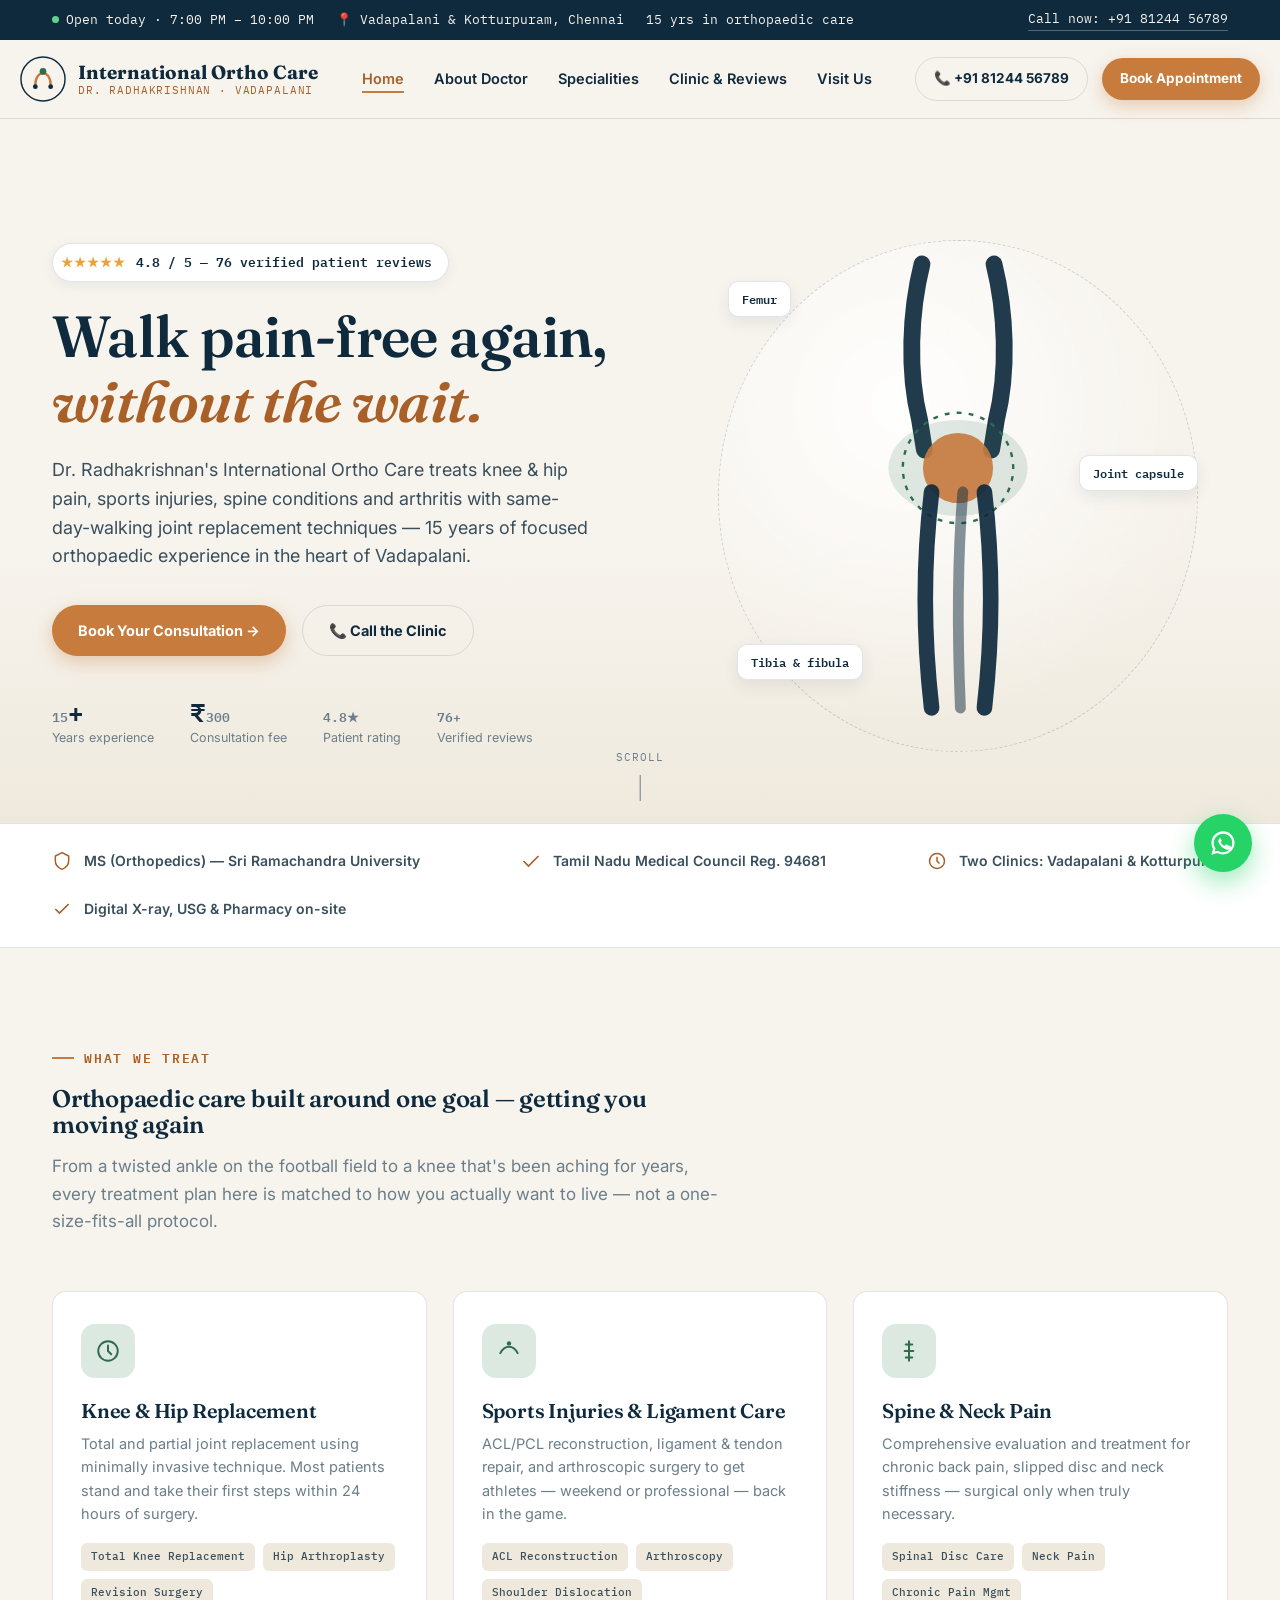
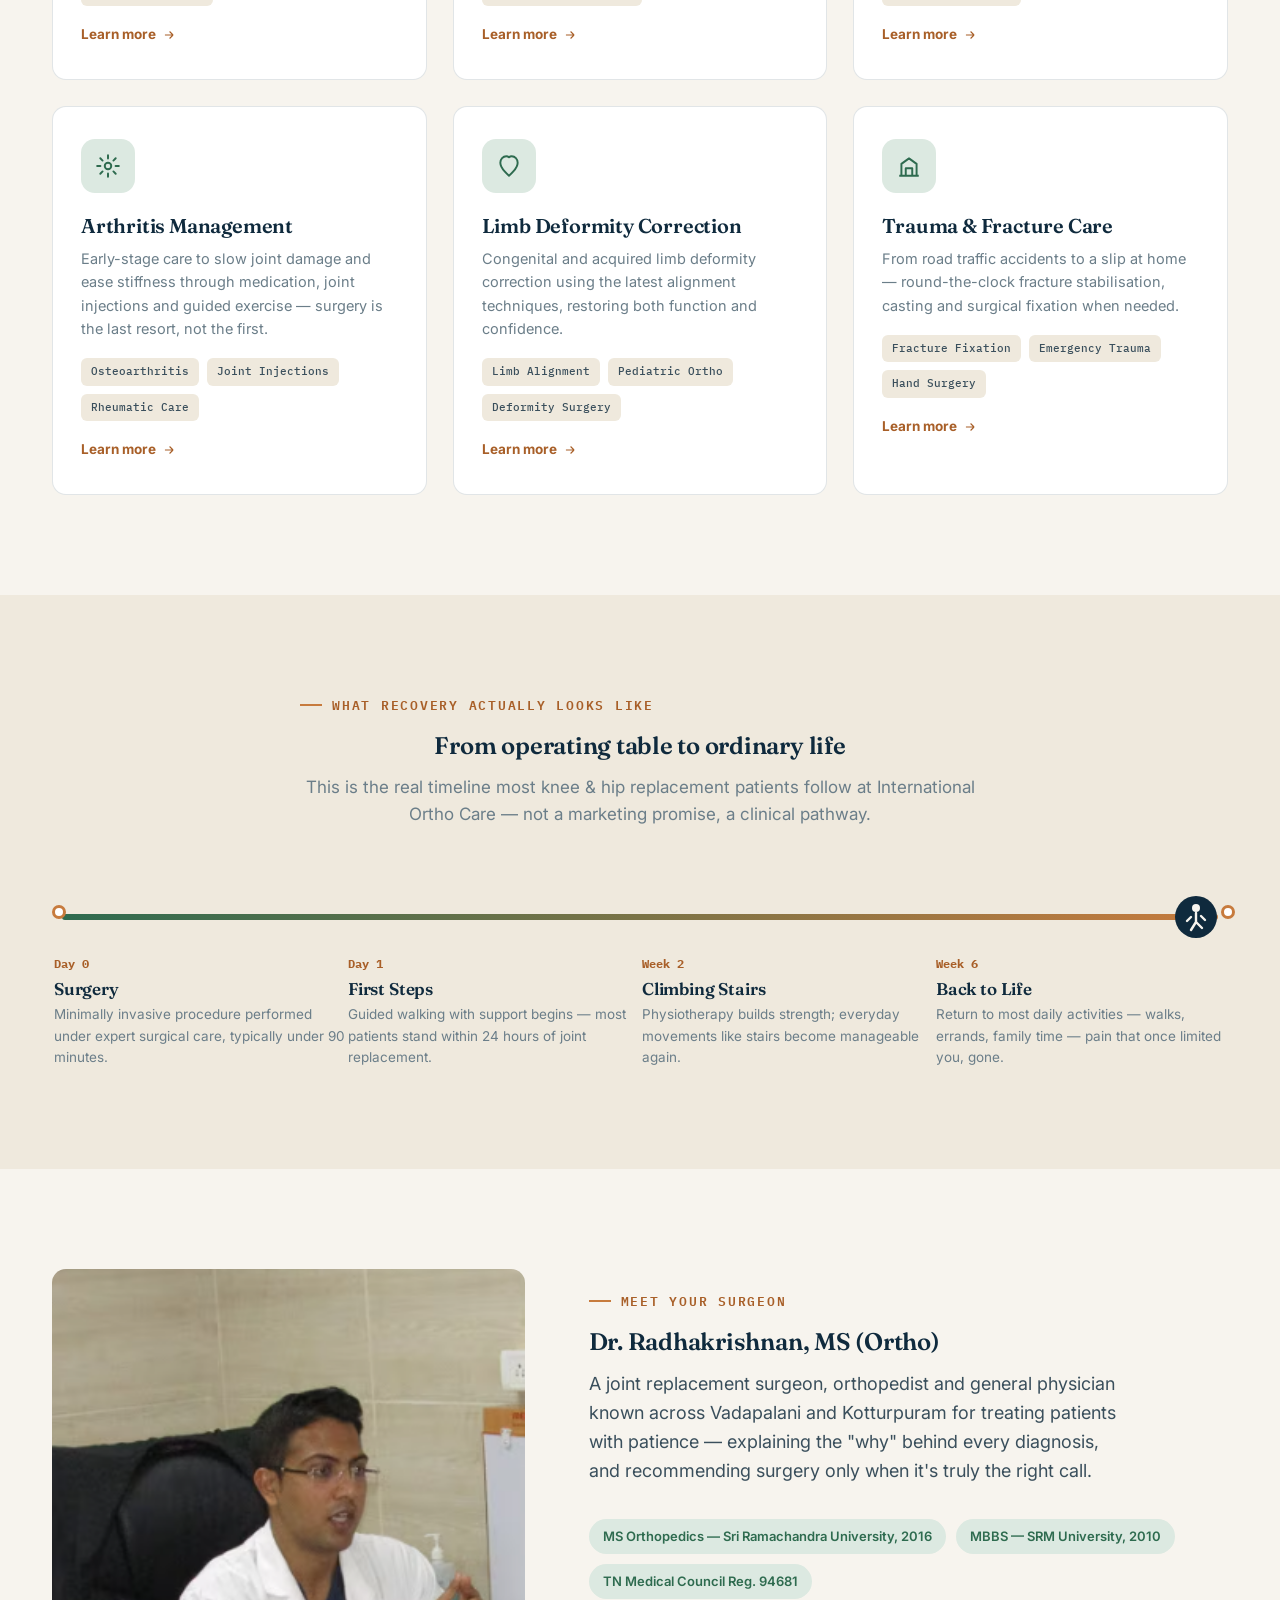
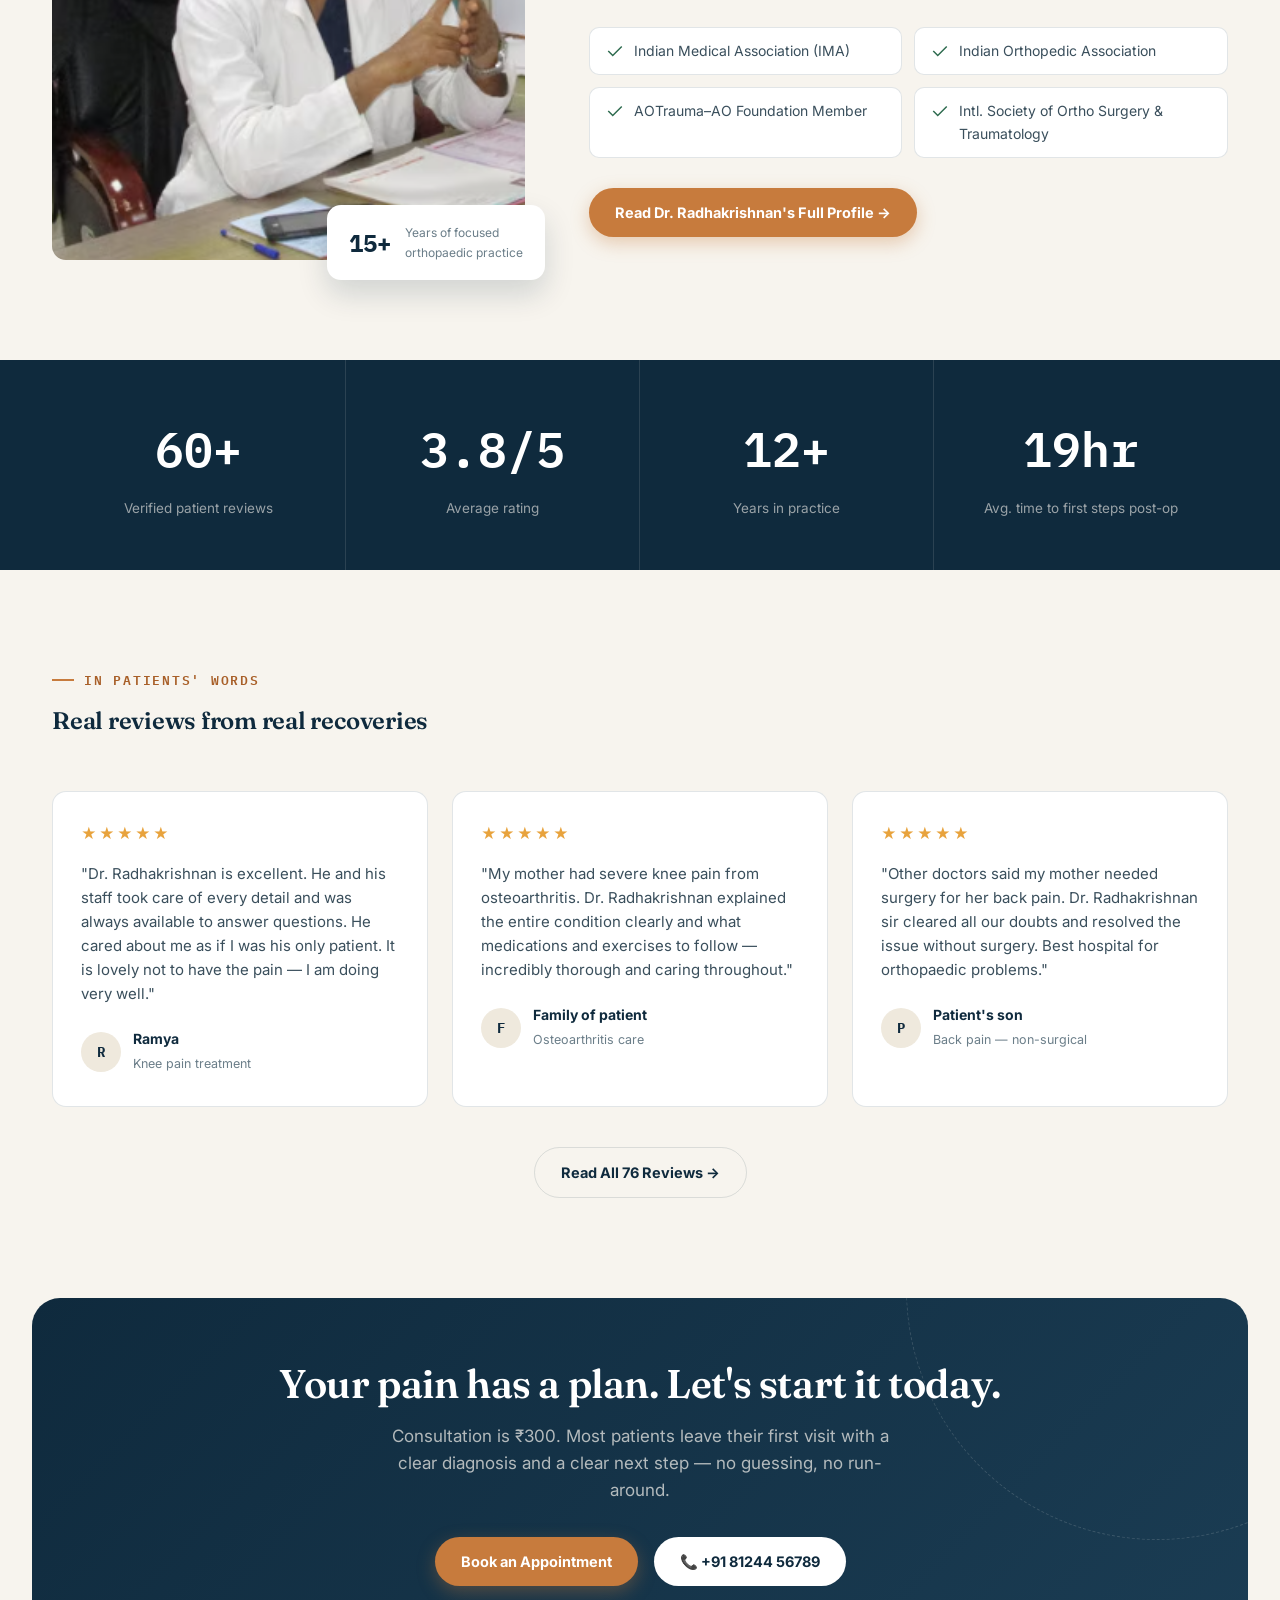
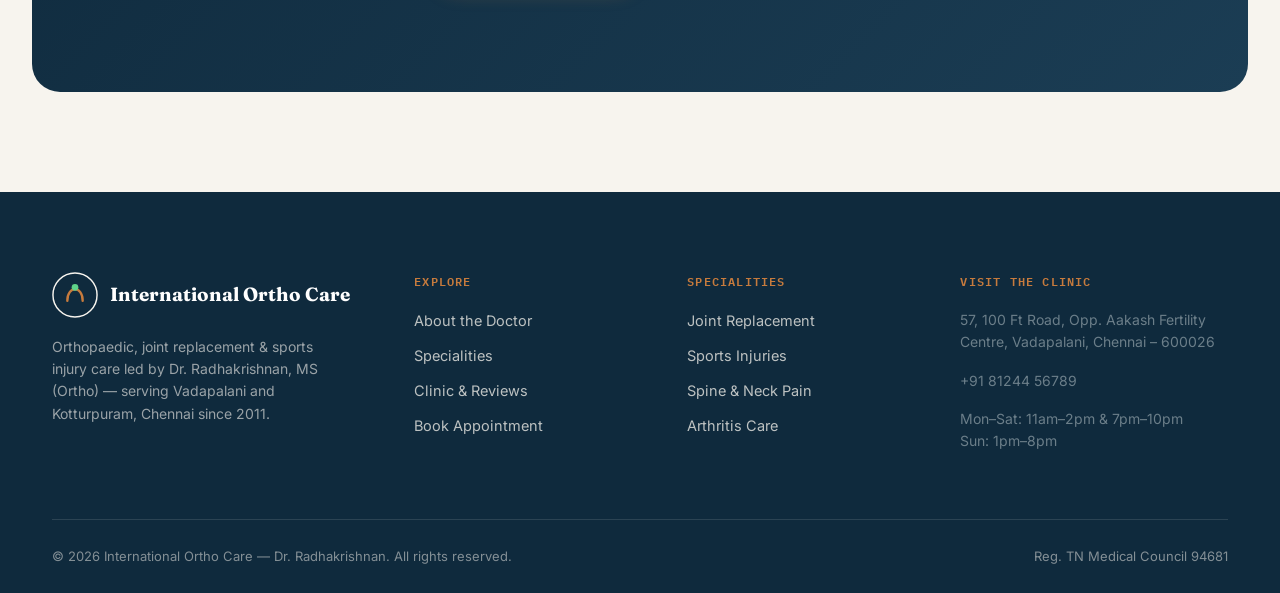
<file: index.html>
<!doctype html>
<html lang="en">
  <head>
    <meta charset="UTF-8" />
    <meta name="viewport" content="width=device-width, initial-scale=1.0" />
    <title>
      International Ortho Care | Dr. Radhakrishnan — Joint Replacement &
      Orthopaedic Specialist, Vadapalani, Chennai
    </title>
    <meta
      name="description"
      content="Dr. Radhakrishnan's International Ortho Care, Vadapalani, Chennai — 15 years' experience, MS (Ortho), 4.8★ rated. Knee & hip replacement, sports injury, spine and arthritis care. Same-day walking after surgery. Book your consultation today."
    />
    <meta
      name="keywords"
      content="orthopaedic doctor Vadapalani, knee replacement Chennai, hip replacement surgeon, joint replacement Vadapalani, Dr Radhakrishnan ortho, sports injury clinic Chennai, spine surgeon Vadapalani, arthritis treatment Chennai"
    />
    <link rel="canonical" href="https://www.internationalorthocare.com/" />

    <meta property="og:type" content="business.business" />
    <meta
      property="og:title"
      content="International Ortho Care — Dr. Radhakrishnan, Vadapalani, Chennai"
    />
    <meta
      property="og:description"
      content="Joint replacement, sports injury & spine specialist. 15 years experience, 4.8★ rated by 76+ patients."
    />
    <meta property="og:url" content="https://www.internationalorthocare.com/" />
    <meta name="twitter:card" content="summary_large_image" />

    <link rel="preconnect" href="https://fonts.googleapis.com" />
    <link rel="preconnect" href="https://fonts.gstatic.com" crossorigin />
    <link rel="stylesheet" href="css/style.css" />

    <script type="application/ld+json">
      {
        "@context": "https://schema.org",
        "@type": "Physician",
        "name": "Dr. Radhakrishnan — International Ortho Care",
        "image": "https://www.internationalorthocare.com/images/clinic-exterior.jpg",
        "medicalSpecialty": [
          "Orthopedic",
          "Joint Replacement Surgery",
          "Sports Medicine",
          "Spine Surgery"
        ],
        "address": {
          "@type": "PostalAddress",
          "streetAddress": "57, 100 Ft Road, Opp. Aakash Fertility Centre & Hospital, Vadapalani",
          "addressLocality": "Chennai",
          "addressRegion": "Tamil Nadu",
          "postalCode": "600026",
          "addressCountry": "IN"
        },
        "geo": {
          "@type": "GeoCoordinates",
          "latitude": "13.055159",
          "longitude": "80.211175"
        },
        "telephone": "+91-081244-56789",
        "priceRange": "₹300",
        "aggregateRating": {
          "@type": "AggregateRating",
          "ratingValue": "4.8",
          "reviewCount": "76",
          "bestRating": "5"
        },
        "openingHoursSpecification": [
          {
            "@type": "OpeningHoursSpecification",
            "dayOfWeek": [
              "Monday",
              "Tuesday",
              "Wednesday",
              "Thursday",
              "Friday",
              "Saturday"
            ],
            "opens": "11:00",
            "closes": "14:00"
          },
          {
            "@type": "OpeningHoursSpecification",
            "dayOfWeek": [
              "Monday",
              "Tuesday",
              "Wednesday",
              "Thursday",
              "Friday",
              "Saturday"
            ],
            "opens": "19:00",
            "closes": "22:00"
          },
          {
            "@type": "OpeningHoursSpecification",
            "dayOfWeek": "Sunday",
            "opens": "13:00",
            "closes": "20:00"
          }
        ]
      }
    </script>
  </head>
  <body>
    <a href="#main" class="skip-link">Skip to main content</a>

    <!-- ================= TOPBAR ================= -->
    <div class="topbar">
      <div class="container">
        <div class="topbar-left">
          <span
            ><span class="dot-live"></span> Open today · 7:00 PM – 10:00
            PM</span
          >
          <span>📍 Vadapalani &amp; Kotturpuram, Chennai</span>
          <span>15 yrs in orthopaedic care</span>
        </div>
        <a href="tel:+918124456789">Call now: +91 81244 56789</a>
      </div>
    </div>

    <!-- ================= HEADER ================= -->
    <header class="site-header">
      <div class="container nav-row">
        <a href="index.html" class="brand">
          <svg class="brand-mark" viewBox="0 0 48 48" fill="none">
            <circle
              cx="24"
              cy="24"
              r="23"
              stroke="#0F2A3D"
              stroke-width="1.5"
            />
            <path
              d="M16 30 C16 22, 20 18, 24 18 C28 18, 32 22, 32 30"
              stroke="#C77B3D"
              stroke-width="2.5"
              stroke-linecap="round"
              fill="none"
            />
            <circle cx="24" cy="16" r="3.5" fill="#2E6B4F" />
            <circle cx="16" cy="32" r="2.5" fill="#0F2A3D" />
            <circle cx="32" cy="32" r="2.5" fill="#0F2A3D" />
          </svg>
          <span class="brand-text">
            <strong>International Ortho Care</strong>
            <span>Dr. Radhakrishnan · Vadapalani</span>
          </span>
        </a>
        <nav class="main-nav">
          <ul>
            <li><a href="index.html">Home</a></li>
            <li><a href="about.html">About Doctor</a></li>
            <li><a href="services.html">Specialities</a></li>
            <li><a href="gallery.html">Clinic &amp; Reviews</a></li>
            <li><a href="contact.html">Visit Us</a></li>
          </ul>
        </nav>
        <div class="nav-cta">
          <a href="tel:+918124456789" class="btn btn-ghost btn-sm"
            >📞 +91 81244 56789</a
          >
          <a href="contact.html#book" class="btn btn-primary btn-sm"
            >Book Appointment</a
          >
        </div>
        <button class="nav-toggle" aria-label="Open menu">
          <span></span><span></span><span></span>
        </button>
      </div>
    </header>

    <div class="mobile-menu">
      <button class="mobile-close" aria-label="Close menu">
        <svg viewBox="0 0 24 24" fill="none">
          <path
            d="M5 5L19 19M19 5L5 19"
            stroke="currentColor"
            stroke-width="2"
            stroke-linecap="round"
          />
        </svg>
      </button>
      <ul>
        <li><a href="index.html">Home</a></li>
        <li><a href="about.html">About Doctor</a></li>
        <li><a href="services.html">Specialities</a></li>
        <li><a href="gallery.html">Clinic &amp; Reviews</a></li>
        <li><a href="contact.html">Visit Us</a></li>
      </ul>
      <a
        href="tel:+918124456789"
        class="btn btn-light btn-block"
        style="margin-bottom: 12px"
        >📞 Call +91 81244 56789</a
      >
      <a href="contact.html#book" class="btn btn-primary btn-block"
        >Book Appointment</a
      >
    </div>

    <main id="main">
      <!-- ================= HERO ================= -->
      <section class="hero">
        <div class="container">
          <div class="hero-copy">
            <div class="hero-rating-chip">
              <span class="stars">★★★★★</span> 4.8 / 5 — 76 verified patient
              reviews
            </div>
            <h1>Walk pain-free again, <em>without the wait.</em></h1>
            <p class="hero-lead">
              Dr. Radhakrishnan's International Ortho Care treats knee &amp; hip
              pain, sports injuries, spine conditions and arthritis with
              same-day-walking joint replacement techniques — 15 years of
              focused orthopaedic experience in the heart of Vadapalani.
            </p>
            <div class="hero-ctas">
              <a href="contact.html#book" class="btn btn-primary"
                >Book Your Consultation →</a
              >
              <a href="tel:+918124456789" class="btn btn-ghost"
                >📞 Call the Clinic</a
              >
            </div>
            <div class="hero-trustbar">
              <div class="stat">
                <strong><span data-count="15">0</span>+</strong
                ><span>Years experience</span>
              </div>
              <div class="stat">
                <strong>₹<span data-count="300">0</span></strong
                ><span>Consultation fee</span>
              </div>
              <div class="stat">
                <strong><span data-count="4.8" data-suffix="★">0</span></strong
                ><span>Patient rating</span>
              </div>
              <div class="stat">
                <strong><span data-count="76" data-suffix="+">0</span></strong
                ><span>Verified reviews</span>
              </div>
            </div>
          </div>

          <div class="hero-visual">
            <div class="joint-stage">
              <div class="joint-ring"></div>
              <svg class="joint-svg" viewBox="0 0 400 420" fill="none">
                <!-- Femur -->
                <path
                  d="M170 20 C160 60, 158 110, 168 150 L172 175"
                  stroke="#0F2A3D"
                  stroke-width="14"
                  stroke-linecap="round"
                  fill="none"
                  opacity="0.92"
                />
                <path
                  d="M230 20 C240 60, 242 110, 232 150 L228 175"
                  stroke="#0F2A3D"
                  stroke-width="14"
                  stroke-linecap="round"
                  fill="none"
                  opacity="0.92"
                />
                <!-- Knee joint capsule -->
                <ellipse
                  cx="200"
                  cy="190"
                  rx="58"
                  ry="40"
                  fill="#2E6B4F"
                  opacity="0.14"
                />
                <circle cx="200" cy="190" r="30" fill="#C77B3D" opacity="0.9">
                  <animate
                    attributeName="r"
                    values="28;32;28"
                    dur="2.6s"
                    repeatCount="indefinite"
                  />
                </circle>
                <circle
                  cx="200"
                  cy="190"
                  r="46"
                  stroke="#2E6B4F"
                  stroke-width="2"
                  fill="none"
                  stroke-dasharray="4 6"
                >
                  <animateTransform
                    attributeName="transform"
                    type="rotate"
                    from="0 200 190"
                    to="360 200 190"
                    dur="14s"
                    repeatCount="indefinite"
                  />
                </circle>
                <!-- Tibia/fibula -->
                <path
                  d="M178 210 C172 260, 170 320, 178 390"
                  stroke="#0F2A3D"
                  stroke-width="13"
                  stroke-linecap="round"
                  fill="none"
                  opacity="0.92"
                />
                <path
                  d="M222 210 C228 260, 230 320, 222 390"
                  stroke="#0F2A3D"
                  stroke-width="13"
                  stroke-linecap="round"
                  fill="none"
                  opacity="0.92"
                />
                <path
                  d="M204 210 C200 260, 199 320, 202 390"
                  stroke="#0F2A3D"
                  stroke-width="9"
                  stroke-linecap="round"
                  fill="none"
                  opacity="0.5"
                />
              </svg>

              <div
                class="joint-label"
                style="top: 8%; left: 2%; animation-delay: 1s"
              >
                Femur
              </div>
              <div
                class="joint-label"
                style="top: 42%; right: 0%; animation-delay: 1.4s"
              >
                Joint capsule
              </div>
              <div
                class="joint-label"
                style="bottom: 14%; left: 4%; animation-delay: 1.8s"
              >
                Tibia &amp; fibula
              </div>
            </div>
          </div>
        </div>
        <div class="scroll-cue">
          <span>Scroll</span>
          <div class="line"></div>
        </div>
      </section>

      <!-- ================= TRUST STRIP ================= -->
      <div class="trust-strip">
        <div class="container">
          <div class="trust-item">
            <svg width="20" height="20" viewBox="0 0 24 24" fill="none">
              <path
                d="M12 2L4 6V12C4 16.5 7 20 12 22C17 20 20 16.5 20 12V6L12 2Z"
                stroke="currentColor"
                stroke-width="1.8"
              />
            </svg>
            MS (Orthopedics) — Sri Ramachandra University
          </div>
          <div class="trust-item">
            <svg width="20" height="20" viewBox="0 0 24 24" fill="none">
              <path
                d="M3 12L9 18L21 6"
                stroke="currentColor"
                stroke-width="2"
              />
            </svg>
            Tamil Nadu Medical Council Reg. 94681
          </div>
          <div class="trust-item">
            <svg width="20" height="20" viewBox="0 0 24 24" fill="none">
              <circle
                cx="12"
                cy="12"
                r="9"
                stroke="currentColor"
                stroke-width="1.8"
              />
              <path
                d="M12 7V12L15 15"
                stroke="currentColor"
                stroke-width="1.8"
              />
            </svg>
            Two Clinics: Vadapalani &amp; Kotturpuram
          </div>
          <div class="trust-item">
            <svg width="20" height="20" viewBox="0 0 24 24" fill="none">
              <path
                d="M20 6L9 17L4 12"
                stroke="currentColor"
                stroke-width="2"
              />
            </svg>
            Digital X-ray, USG &amp; Pharmacy on-site
          </div>
        </div>
      </div>

      <!-- ================= SPECIALITIES ================= -->
      <section class="section-pad" id="specialities">
        <div class="container">
          <div class="section-head reveal">
            <div class="eyebrow">What We Treat</div>
            <h2>
              Orthopaedic care built around one goal — getting you moving again
            </h2>
            <p>
              From a twisted ankle on the football field to a knee that's been
              aching for years, every treatment plan here is matched to how you
              actually want to live — not a one-size-fits-all protocol.
            </p>
          </div>

          <div class="spec-grid reveal-stagger">
            <div class="spec-card">
              <div class="spec-icon">
                <svg width="26" height="26" viewBox="0 0 24 24" fill="none">
                  <circle
                    cx="12"
                    cy="12"
                    r="9"
                    stroke="currentColor"
                    stroke-width="1.8"
                  />
                  <path
                    d="M12 7V12L15 15"
                    stroke="currentColor"
                    stroke-width="1.8"
                    stroke-linecap="round"
                  />
                </svg>
              </div>
              <h3>Knee &amp; Hip Replacement</h3>
              <p>
                Total and partial joint replacement using minimally invasive
                technique. Most patients stand and take their first steps within
                24 hours of surgery.
              </p>
              <div class="spec-tags">
                <span>Total Knee Replacement</span><span>Hip Arthroplasty</span
                ><span>Revision Surgery</span>
              </div>
              <a href="services.html#joint-replacement" class="learn"
                >Learn more
                <svg width="14" height="14" viewBox="0 0 24 24" fill="none">
                  <path
                    d="M5 12H19M19 12L13 6M19 12L13 18"
                    stroke="currentColor"
                    stroke-width="2"
                  /></svg
              ></a>
            </div>

            <div class="spec-card">
              <div class="spec-icon">
                <svg width="26" height="26" viewBox="0 0 24 24" fill="none">
                  <path
                    d="M4 14C6 10 8 8 12 8C16 8 18 10 20 14"
                    stroke="currentColor"
                    stroke-width="1.8"
                    stroke-linecap="round"
                  />
                  <circle cx="12" cy="5" r="2" fill="currentColor" />
                </svg>
              </div>
              <h3>Sports Injuries &amp; Ligament Care</h3>
              <p>
                ACL/PCL reconstruction, ligament &amp; tendon repair, and
                arthroscopic surgery to get athletes — weekend or professional —
                back in the game.
              </p>
              <div class="spec-tags">
                <span>ACL Reconstruction</span><span>Arthroscopy</span
                ><span>Shoulder Dislocation</span>
              </div>
              <a href="services.html#sports-injury" class="learn"
                >Learn more
                <svg width="14" height="14" viewBox="0 0 24 24" fill="none">
                  <path
                    d="M5 12H19M19 12L13 6M19 12L13 18"
                    stroke="currentColor"
                    stroke-width="2"
                  /></svg
              ></a>
            </div>

            <div class="spec-card">
              <div class="spec-icon">
                <svg width="26" height="26" viewBox="0 0 24 24" fill="none">
                  <path
                    d="M12 3V21M9 6L15 6M8 12H16M9 18H15"
                    stroke="currentColor"
                    stroke-width="1.8"
                    stroke-linecap="round"
                  />
                </svg>
              </div>
              <h3>Spine &amp; Neck Pain</h3>
              <p>
                Comprehensive evaluation and treatment for chronic back pain,
                slipped disc and neck stiffness — surgical only when truly
                necessary.
              </p>
              <div class="spec-tags">
                <span>Spinal Disc Care</span><span>Neck Pain</span
                ><span>Chronic Pain Mgmt</span>
              </div>
              <a href="services.html#spine" class="learn"
                >Learn more
                <svg width="14" height="14" viewBox="0 0 24 24" fill="none">
                  <path
                    d="M5 12H19M19 12L13 6M19 12L13 18"
                    stroke="currentColor"
                    stroke-width="2"
                  /></svg
              ></a>
            </div>

            <div class="spec-card">
              <div class="spec-icon">
                <svg width="26" height="26" viewBox="0 0 24 24" fill="none">
                  <circle
                    cx="12"
                    cy="12"
                    r="3"
                    stroke="currentColor"
                    stroke-width="1.8"
                  />
                  <path
                    d="M12 2V5M12 19V22M2 12H5M19 12H22M4.9 4.9L7 7M17 17L19.1 19.1M19.1 4.9L17 7M7 17L4.9 19.1"
                    stroke="currentColor"
                    stroke-width="1.8"
                    stroke-linecap="round"
                  />
                </svg>
              </div>
              <h3>Arthritis Management</h3>
              <p>
                Early-stage care to slow joint damage and ease stiffness through
                medication, joint injections and guided exercise — surgery is
                the last resort, not the first.
              </p>
              <div class="spec-tags">
                <span>Osteoarthritis</span><span>Joint Injections</span
                ><span>Rheumatic Care</span>
              </div>
              <a href="services.html#arthritis" class="learn"
                >Learn more
                <svg width="14" height="14" viewBox="0 0 24 24" fill="none">
                  <path
                    d="M5 12H19M19 12L13 6M19 12L13 18"
                    stroke="currentColor"
                    stroke-width="2"
                  /></svg
              ></a>
            </div>

            <div class="spec-card">
              <div class="spec-icon">
                <svg width="26" height="26" viewBox="0 0 24 24" fill="none">
                  <path
                    d="M12 21C12 21 4 14.5 4 9C4 5.5 6.5 3 9.5 3C11 3 12 4 12 4C12 4 13 3 14.5 3C17.5 3 20 5.5 20 9C20 14.5 12 21 12 21Z"
                    stroke="currentColor"
                    stroke-width="1.8"
                    stroke-linejoin="round"
                  />
                </svg>
              </div>
              <h3>Limb Deformity Correction</h3>
              <p>
                Congenital and acquired limb deformity correction using the
                latest alignment techniques, restoring both function and
                confidence.
              </p>
              <div class="spec-tags">
                <span>Limb Alignment</span><span>Pediatric Ortho</span
                ><span>Deformity Surgery</span>
              </div>
              <a href="services.html#deformity" class="learn"
                >Learn more
                <svg width="14" height="14" viewBox="0 0 24 24" fill="none">
                  <path
                    d="M5 12H19M19 12L13 6M19 12L13 18"
                    stroke="currentColor"
                    stroke-width="2"
                  /></svg
              ></a>
            </div>

            <div class="spec-card">
              <div class="spec-icon">
                <svg width="26" height="26" viewBox="0 0 24 24" fill="none">
                  <path
                    d="M3 21H21M5 21V10L12 5L19 10V21M9 21V14H15V21"
                    stroke="currentColor"
                    stroke-width="1.8"
                    stroke-linejoin="round"
                  />
                </svg>
              </div>
              <h3>Trauma &amp; Fracture Care</h3>
              <p>
                From road traffic accidents to a slip at home — round-the-clock
                fracture stabilisation, casting and surgical fixation when
                needed.
              </p>
              <div class="spec-tags">
                <span>Fracture Fixation</span><span>Emergency Trauma</span
                ><span>Hand Surgery</span>
              </div>
              <a href="services.html#trauma" class="learn"
                >Learn more
                <svg width="14" height="14" viewBox="0 0 24 24" fill="none">
                  <path
                    d="M5 12H19M19 12L13 6M19 12L13 18"
                    stroke="currentColor"
                    stroke-width="2"
                  /></svg
              ></a>
            </div>
          </div>
        </div>
      </section>

      <!-- ================= RECOVERY TIMELINE (signature) ================= -->
      <section class="section-pad bg-deep">
        <div class="container">
          <div class="section-head center reveal">
            <div class="eyebrow">What Recovery Actually Looks Like</div>
            <h2>From operating table to ordinary life</h2>
            <p>
              This is the real timeline most knee &amp; hip replacement patients
              follow at International Ortho Care — not a marketing promise, a
              clinical pathway.
            </p>
          </div>

          <div class="timeline-wrap reveal">
            <div class="timeline-track">
              <div class="timeline-fill"></div>
              <svg class="timeline-walker" viewBox="0 0 44 44" fill="none">
                <circle cx="22" cy="22" r="21" fill="#0F2A3D" />
                <circle cx="22" cy="13" r="4" fill="#F7F4EE" />
                <path
                  d="M22 18V27M22 27L17 35M22 27L28 33M17 22L13 26M27 21L31 25"
                  stroke="#F7F4EE"
                  stroke-width="2.4"
                  stroke-linecap="round"
                />
              </svg>
            </div>
            <div class="timeline-points">
              <div class="t-point">
                <div class="t-dot"></div>
                <span class="t-day">Day 0</span>
                <h4>Surgery</h4>
                <p>
                  Minimally invasive procedure performed under expert surgical
                  care, typically under 90 minutes.
                </p>
              </div>
              <div class="t-point">
                <span class="t-day">Day 1</span>
                <h4>First Steps</h4>
                <p>
                  Guided walking with support begins — most patients stand
                  within 24 hours of joint replacement.
                </p>
              </div>
              <div class="t-point">
                <span class="t-day">Week 2</span>
                <h4>Climbing Stairs</h4>
                <p>
                  Physiotherapy builds strength; everyday movements like stairs
                  become manageable again.
                </p>
              </div>
              <div class="t-point">
                <div class="t-dot"></div>
                <span class="t-day">Week 6</span>
                <h4>Back to Life</h4>
                <p>
                  Return to most daily activities — walks, errands, family time
                  — pain that once limited you, gone.
                </p>
              </div>
            </div>
          </div>
        </div>
      </section>

      <!-- ================= DOCTOR PROFILE ================= -->
      <section class="section-pad doctor-section">
        <div class="container">
          <div class="doctor-photo-wrap reveal">
            <div
              class="doctor-photo"
              style="
                background-image: url(&quot;images/doctor.PNG&quot;);
                background-size: cover;
                background-position: center;
              "
            ></div>
            <div class="doctor-badge">
              <strong>15+</strong>
              <span>Years of focused<br />orthopaedic practice</span>
            </div>
          </div>

          <div class="doctor-copy reveal">
            <div class="eyebrow">Meet Your Surgeon</div>
            <h2>Dr. Radhakrishnan, MS (Ortho)</h2>
            <p class="hero-lead" style="margin-top: 14px">
              A joint replacement surgeon, orthopedist and general physician
              known across Vadapalani and Kotturpuram for treating patients with
              patience — explaining the "why" behind every diagnosis, and
              recommending surgery only when it's truly the right call.
            </p>

            <div class="doctor-creds">
              <span>MS Orthopedics — Sri Ramachandra University, 2016</span>
              <span>MBBS — SRM University, 2010</span>
              <span>TN Medical Council Reg. 94681</span>
            </div>

            <ul class="doctor-memberships">
              <li>
                <svg width="18" height="18" viewBox="0 0 24 24" fill="none">
                  <path
                    d="M3 12L9 18L21 6"
                    stroke="currentColor"
                    stroke-width="2"
                  />
                </svg>
                Indian Medical Association (IMA)
              </li>
              <li>
                <svg width="18" height="18" viewBox="0 0 24 24" fill="none">
                  <path
                    d="M3 12L9 18L21 6"
                    stroke="currentColor"
                    stroke-width="2"
                  />
                </svg>
                Indian Orthopedic Association
              </li>
              <li>
                <svg width="18" height="18" viewBox="0 0 24 24" fill="none">
                  <path
                    d="M3 12L9 18L21 6"
                    stroke="currentColor"
                    stroke-width="2"
                  />
                </svg>
                AOTrauma–AO Foundation Member
              </li>
              <li>
                <svg width="18" height="18" viewBox="0 0 24 24" fill="none">
                  <path
                    d="M3 12L9 18L21 6"
                    stroke="currentColor"
                    stroke-width="2"
                  />
                </svg>
                Intl. Society of Ortho Surgery &amp; Traumatology
              </li>
            </ul>

            <a
              href="about.html"
              class="btn btn-primary"
              style="margin-top: 30px"
              >Read Dr. Radhakrishnan's Full Profile →</a
            >
          </div>
        </div>
      </section>

      <!-- ================= STATS BAND ================= -->
      <section class="stats-band">
        <div class="container">
          <div class="stats-grid">
            <div class="stat-block">
              <span class="stat-num"><span data-count="76">0</span>+</span
              ><span class="stat-label">Verified patient reviews</span>
            </div>
            <div class="stat-block">
              <span class="stat-num"
                ><span data-count="4.8" data-suffix="/5">0</span></span
              ><span class="stat-label">Average rating</span>
            </div>
            <div class="stat-block">
              <span class="stat-num"><span data-count="15">0</span>+</span
              ><span class="stat-label">Years in practice</span>
            </div>
            <div class="stat-block">
              <span class="stat-num"
                ><span data-count="24" data-suffix="hr">0</span></span
              ><span class="stat-label">Avg. time to first steps post-op</span>
            </div>
          </div>
        </div>
      </section>

      <!-- ================= TESTIMONIALS ================= -->
      <section class="section-pad">
        <div class="container">
          <div class="section-head reveal">
            <div class="eyebrow">In Patients' Words</div>
            <h2>Real reviews from real recoveries</h2>
          </div>
          <div class="testi-grid reveal-stagger">
            <div class="testi-card">
              <div class="testi-stars">★★★★★</div>
              <p>
                "Dr. Radhakrishnan is excellent. He and his staff took care of
                every detail and was always available to answer questions. He
                cared about me as if I was his only patient. It is lovely not to
                have the pain — I am doing very well."
              </p>
              <div class="testi-foot">
                <div class="testi-avatar">R</div>
                <div>
                  <strong>Ramya</strong><span>Knee pain treatment</span>
                </div>
              </div>
            </div>
            <div class="testi-card">
              <div class="testi-stars">★★★★★</div>
              <p>
                "My mother had severe knee pain from osteoarthritis. Dr.
                Radhakrishnan explained the entire condition clearly and what
                medications and exercises to follow — incredibly thorough and
                caring throughout."
              </p>
              <div class="testi-foot">
                <div class="testi-avatar">F</div>
                <div>
                  <strong>Family of patient</strong
                  ><span>Osteoarthritis care</span>
                </div>
              </div>
            </div>
            <div class="testi-card">
              <div class="testi-stars">★★★★★</div>
              <p>
                "Other doctors said my mother needed surgery for her back pain.
                Dr. Radhakrishnan sir cleared all our doubts and resolved the
                issue without surgery. Best hospital for orthopaedic problems."
              </p>
              <div class="testi-foot">
                <div class="testi-avatar">P</div>
                <div>
                  <strong>Patient's son</strong
                  ><span>Back pain — non-surgical</span>
                </div>
              </div>
            </div>
          </div>
          <div style="text-align: center; margin-top: 40px">
            <a href="gallery.html#reviews" class="btn btn-ghost"
              >Read All 76 Reviews →</a
            >
          </div>
        </div>
      </section>

      <!-- ================= CTA BANNER ================= -->
      <section class="section-pad" style="padding-top: 0">
        <div class="cta-banner reveal">
          <h2>Your pain has a plan. Let's start it today.</h2>
          <p>
            Consultation is ₹300. Most patients leave their first visit with a
            clear diagnosis and a clear next step — no guessing, no run-around.
          </p>
          <div class="hero-ctas">
            <a href="contact.html#book" class="btn btn-primary"
              >Book an Appointment</a
            >
            <a href="tel:+918124456789" class="btn btn-light"
              >📞 +91 81244 56789</a
            >
          </div>
        </div>
      </section>
    </main>

    <!-- ================= FOOTER ================= -->
    <footer class="site-footer">
      <div class="container">
        <div class="footer-grid">
          <div class="footer-col footer-brand">
            <a href="index.html" class="brand">
              <svg class="brand-mark" viewBox="0 0 48 48" fill="none">
                <circle
                  cx="24"
                  cy="24"
                  r="23"
                  stroke="#F7F4EE"
                  stroke-width="1.5"
                />
                <path
                  d="M16 30 C16 22, 20 18, 24 18 C28 18, 32 22, 32 30"
                  stroke="#C77B3D"
                  stroke-width="2.5"
                  stroke-linecap="round"
                  fill="none"
                />
                <circle cx="24" cy="16" r="3.5" fill="#5FD38A" />
              </svg>
              <span class="brand-text"
                ><strong>International Ortho Care</strong></span
              >
            </a>
            <p>
              Orthopaedic, joint replacement &amp; sports injury care led by Dr.
              Radhakrishnan, MS (Ortho) — serving Vadapalani and Kotturpuram,
              Chennai since 2011.
            </p>
          </div>
          <div class="footer-col">
            <h5>Explore</h5>
            <ul>
              <li><a href="about.html">About the Doctor</a></li>
              <li><a href="services.html">Specialities</a></li>
              <li><a href="gallery.html">Clinic &amp; Reviews</a></li>
              <li><a href="contact.html">Book Appointment</a></li>
            </ul>
          </div>
          <div class="footer-col">
            <h5>Specialities</h5>
            <ul>
              <li>
                <a href="services.html#joint-replacement">Joint Replacement</a>
              </li>
              <li><a href="services.html#sports-injury">Sports Injuries</a></li>
              <li><a href="services.html#spine">Spine &amp; Neck Pain</a></li>
              <li><a href="services.html#arthritis">Arthritis Care</a></li>
            </ul>
          </div>
          <div class="footer-col">
            <h5>Visit the Clinic</h5>
            <div class="visit-row">
              <p>
                57, 100 Ft Road, Opp. Aakash Fertility Centre, Vadapalani,
                Chennai – 600026
              </p>
            </div>
            <div class="visit-row">
              <a href="tel:+918124456789">+91 81244 56789</a>
            </div>
            <div class="visit-row">
              <p>Mon–Sat: 11am–2pm &amp; 7pm–10pm<br />Sun: 1pm–8pm</p>
            </div>
          </div>
        </div>
        <div class="footer-bottom">
          <span
            >© 2026 International Ortho Care — Dr. Radhakrishnan. All rights
            reserved.</span
          >
          <span>Reg. TN Medical Council 94681</span>
        </div>
      </div>
    </footer>

    <!-- ================= MOBILE STICKY CTA ================= -->
    <div class="sticky-cta">
      <a href="tel:+918124456789" class="btn btn-ghost">📞 Call</a>
      <a href="contact.html#book" class="btn btn-primary">Book Appointment</a>
    </div>

    <!-- ================= WHATSAPP FAB ================= -->
    <a
      href="https://wa.me/918124456789?text=Hi%2C%20I%27d%20like%20to%20book%20an%20appointment"
      class="fab-whatsapp"
      aria-label="Chat on WhatsApp"
      target="_blank"
      rel="noopener"
    >
      <svg width="28" height="28" viewBox="0 0 24 24" fill="white">
        <path
          d="M12.04 2C6.58 2 2.13 6.45 2.13 11.91C2.13 13.66 2.6 15.36 3.48 16.86L2 22L7.32 20.55C8.76 21.34 10.38 21.76 12.04 21.76C17.5 21.76 21.95 17.31 21.95 11.85C21.95 9.2 20.92 6.71 19.05 4.84C17.18 2.96 14.69 2 12.04 2ZM12.04 19.93C10.56 19.93 9.12 19.53 7.86 18.78L7.55 18.6L4.83 19.33L5.58 16.7L5.38 16.38C4.55 15.06 4.11 13.51 4.11 11.91C4.11 7.52 7.65 3.97 12.05 3.97C14.18 3.97 16.18 4.8 17.67 6.3C19.16 7.79 19.98 9.78 19.97 11.85C19.97 16.24 16.43 19.93 12.04 19.93ZM16.56 13.99C16.32 13.87 15.15 13.29 14.93 13.21C14.71 13.13 14.55 13.09 14.39 13.33C14.23 13.57 13.77 14.11 13.62 14.27C13.48 14.43 13.34 14.45 13.1 14.33C12.86 14.21 12.13 13.96 11.36 13.27C10.66 12.65 10.21 11.89 10.07 11.65C9.93 11.41 10.06 11.27 10.18 11.15C10.3 11.03 10.46 10.83 10.6 10.65C10.74 10.47 10.78 10.35 10.86 10.19C10.94 10.03 10.9 9.89 10.82 9.77C10.74 9.65 10.34 8.69 10.16 8.27C9.98 7.85 9.78 7.91 9.62 7.91C9.46 7.91 9.18 7.91 8.94 8.13C8.7 8.35 8 9.01 8 10.33C8 11.65 8.96 12.93 9.1 13.13C9.24 13.33 11 16.05 13.7 17.07C16.4 18.09 16.4 17.73 16.84 17.69C17.28 17.65 18.36 17.05 18.58 16.41C18.8 15.77 18.8 15.23 18.72 15.13C18.64 15.03 16.8 14.11 16.56 13.99Z"
        />
      </svg>
    </a>

    <script src="js/main.js"></script>
  </body>
</html>
</file>
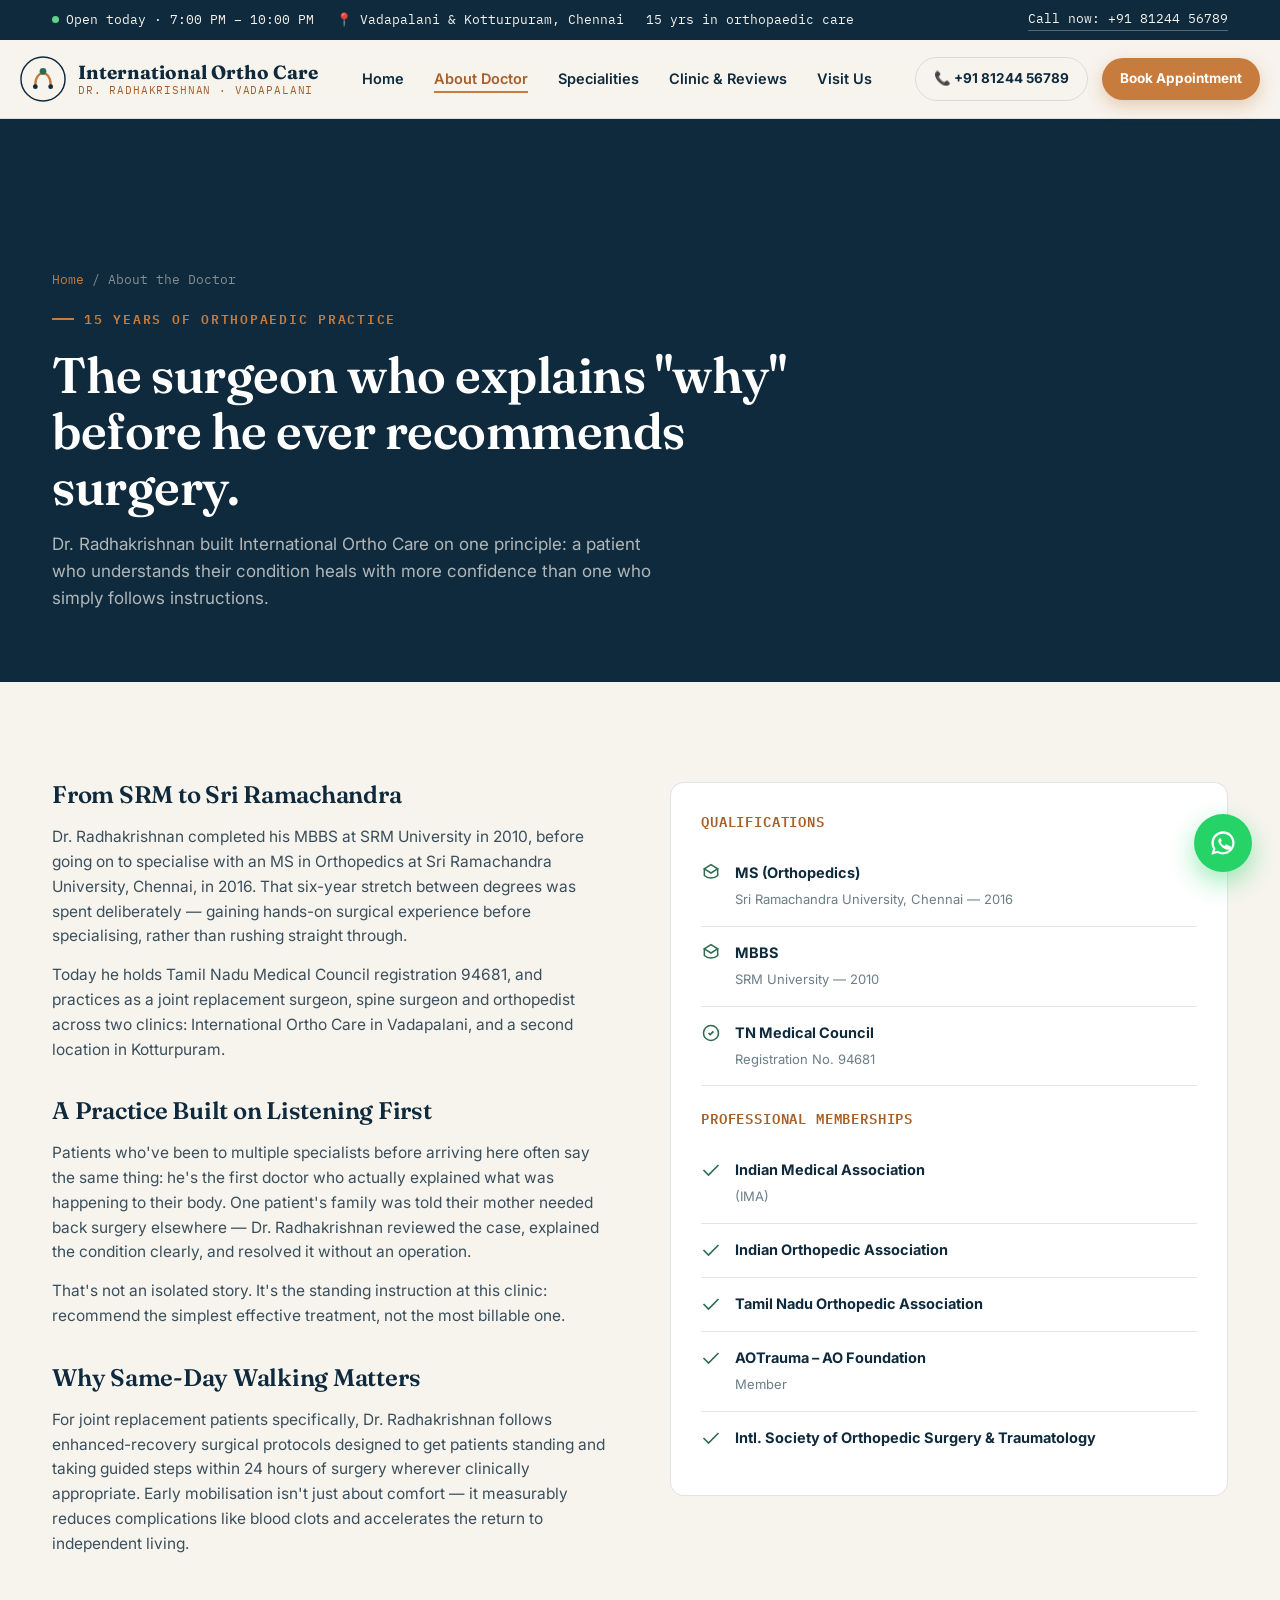
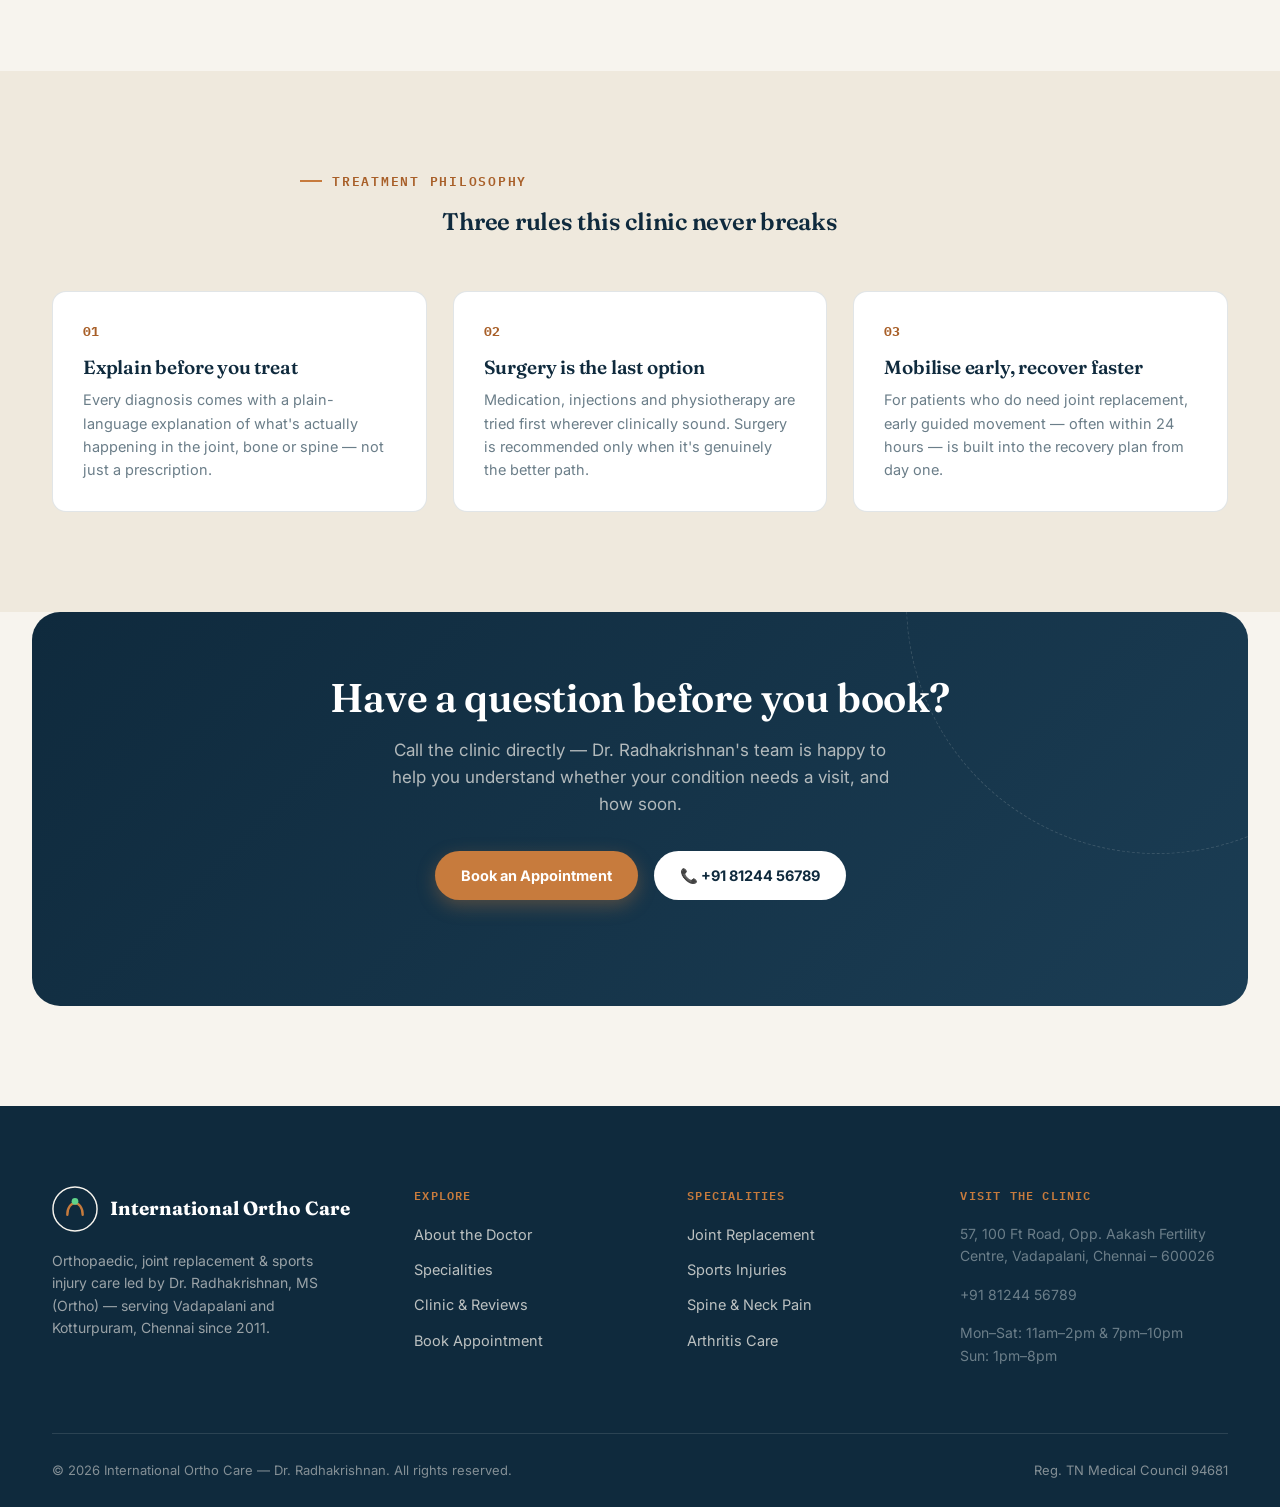
<file: about.html>
<!doctype html>
<html lang="en">
  <head>
    <meta charset="UTF-8" />
    <meta name="viewport" content="width=device-width, initial-scale=1.0" />
    <title>
      About Dr. Radhakrishnan, MS (Ortho) | International Ortho Care, Vadapalani
    </title>
    <meta
      name="description"
      content="Meet Dr. Radhakrishnan — MS in Orthopedics from Sri Ramachandra University, 15 years' experience in joint replacement, sports injury & spine care at International Ortho Care, Vadapalani, Chennai."
    />
    <link
      rel="canonical"
      href="https://www.internationalorthocare.com/about.html"
    />
    <link rel="preconnect" href="https://fonts.googleapis.com" />
    <link rel="preconnect" href="https://fonts.gstatic.com" crossorigin />
    <link rel="stylesheet" href="css/style.css" />
    <style>
      .page-hero {
        background: var(--navy);
        padding: 150px 0 70px;
      }
      .page-hero .eyebrow {
        color: var(--clay);
      }
      .page-hero h1 {
        color: var(--white);
        font-size: clamp(34px, 4vw, 50px);
        max-width: 760px;
      }
      .page-hero p {
        color: rgba(247, 244, 238, 0.7);
        font-size: 17px;
        max-width: 600px;
        margin-top: 16px;
      }
      .breadcrumb {
        font-family: var(--mono);
        font-size: 12.5px;
        color: rgba(247, 244, 238, 0.5);
        margin-bottom: 20px;
      }
      .breadcrumb a {
        color: var(--clay);
      }

      .bio-grid {
        display: grid;
        grid-template-columns: 1fr 1fr;
        gap: 60px;
        align-items: start;
      }
      .bio-grid h3 {
        font-size: 24px;
        margin-bottom: 16px;
        margin-top: 36px;
      }
      .bio-grid h3:first-child {
        margin-top: 0;
      }
      .bio-grid p {
        font-size: 15.5px;
        color: var(--slate);
        margin-bottom: 14px;
      }

      .cred-list {
        background: var(--white);
        border: 1px solid var(--line);
        border-radius: var(--radius);
        padding: 30px;
        position: sticky;
        top: 100px;
      }
      .cred-list h4 {
        font-size: 14px;
        font-family: var(--mono);
        letter-spacing: 0.06em;
        text-transform: uppercase;
        color: var(--clay-deep);
        margin-bottom: 18px;
      }
      .cred-row {
        display: flex;
        gap: 14px;
        padding: 14px 0;
        border-bottom: 1px solid var(--line);
      }
      .cred-row:last-child {
        border-bottom: none;
      }
      .cred-row svg {
        flex-shrink: 0;
        color: var(--recovery);
        margin-top: 2px;
      }
      .cred-row strong {
        display: block;
        font-size: 14.5px;
        color: var(--navy);
        margin-bottom: 2px;
      }
      .cred-row span {
        font-size: 13px;
        color: var(--slate-light);
      }

      .philosophy-grid {
        display: grid;
        grid-template-columns: repeat(3, 1fr);
        gap: 26px;
      }
      .phil-card {
        background: var(--white);
        border-radius: var(--radius);
        padding: 30px;
        border: 1px solid var(--line);
      }
      .phil-num {
        font-family: var(--mono);
        font-size: 13px;
        color: var(--clay-deep);
        font-weight: 700;
        margin-bottom: 14px;
      }
      .phil-card h4 {
        font-size: 19px;
        margin-bottom: 10px;
      }
      .phil-card p {
        font-size: 14.5px;
        color: var(--slate-light);
      }
    </style>
  </head>
  <body>
    <a href="#main" class="skip-link">Skip to main content</a>

    <div class="topbar">
      <div class="container">
        <div class="topbar-left">
          <span
            ><span class="dot-live"></span> Open today · 7:00 PM – 10:00
            PM</span
          >
          <span>📍 Vadapalani &amp; Kotturpuram, Chennai</span>
          <span>15 yrs in orthopaedic care</span>
        </div>
        <a href="tel:+918124456789">Call now: +91 81244 56789</a>
      </div>
    </div>

    <header class="site-header">
      <div class="container nav-row">
        <a href="index.html" class="brand">
          <svg class="brand-mark" viewBox="0 0 48 48" fill="none">
            <circle
              cx="24"
              cy="24"
              r="23"
              stroke="#0F2A3D"
              stroke-width="1.5"
            />
            <path
              d="M16 30 C16 22, 20 18, 24 18 C28 18, 32 22, 32 30"
              stroke="#C77B3D"
              stroke-width="2.5"
              stroke-linecap="round"
              fill="none"
            />
            <circle cx="24" cy="16" r="3.5" fill="#2E6B4F" />
            <circle cx="16" cy="32" r="2.5" fill="#0F2A3D" />
            <circle cx="32" cy="32" r="2.5" fill="#0F2A3D" />
          </svg>
          <span class="brand-text"
            ><strong>International Ortho Care</strong
            ><span>Dr. Radhakrishnan · Vadapalani</span></span
          >
        </a>
        <nav class="main-nav">
          <ul>
            <li><a href="index.html">Home</a></li>
            <li><a href="about.html">About Doctor</a></li>
            <li><a href="services.html">Specialities</a></li>
            <li><a href="gallery.html">Clinic &amp; Reviews</a></li>
            <li><a href="contact.html">Visit Us</a></li>
          </ul>
        </nav>
        <div class="nav-cta">
          <a href="tel:+918124456789" class="btn btn-ghost btn-sm"
            >📞 +91 81244 56789</a
          >
          <a href="contact.html#book" class="btn btn-primary btn-sm"
            >Book Appointment</a
          >
        </div>
        <button class="nav-toggle" aria-label="Open menu">
          <span></span><span></span><span></span>
        </button>
      </div>
    </header>

    <div class="mobile-menu">
      <button class="mobile-close" aria-label="Close menu">
        <svg viewBox="0 0 24 24" fill="none">
          <path
            d="M5 5L19 19M19 5L5 19"
            stroke="currentColor"
            stroke-width="2"
            stroke-linecap="round"
          />
        </svg>
      </button>
      <ul>
        <li><a href="index.html">Home</a></li>
        <li><a href="about.html">About Doctor</a></li>
        <li><a href="services.html">Specialities</a></li>
        <li><a href="gallery.html">Clinic &amp; Reviews</a></li>
        <li><a href="contact.html">Visit Us</a></li>
      </ul>
      <a
        href="tel:+918124456789"
        class="btn btn-light btn-block"
        style="margin-bottom: 12px"
        >📞 Call +91 81244 56789</a
      >
      <a href="contact.html#book" class="btn btn-primary btn-block"
        >Book Appointment</a
      >
    </div>

    <main id="main">
      <section class="page-hero">
        <div class="container">
          <div class="breadcrumb">
            <a href="index.html">Home</a> / About the Doctor
          </div>
          <div class="eyebrow">15 Years of Orthopaedic Practice</div>
          <h1>
            The surgeon who explains "why" before he ever recommends surgery.
          </h1>
          <p>
            Dr. Radhakrishnan built International Ortho Care on one principle: a
            patient who understands their condition heals with more confidence
            than one who simply follows instructions.
          </p>
        </div>
      </section>

      <section class="section-pad">
        <div class="container">
          <div class="bio-grid">
            <div class="reveal">
              <h3>From SRM to Sri Ramachandra</h3>
              <p>
                Dr. Radhakrishnan completed his MBBS at SRM University in 2010,
                before going on to specialise with an MS in Orthopedics at Sri
                Ramachandra University, Chennai, in 2016. That six-year stretch
                between degrees was spent deliberately — gaining hands-on
                surgical experience before specialising, rather than rushing
                straight through.
              </p>
              <p>
                Today he holds Tamil Nadu Medical Council registration 94681,
                and practices as a joint replacement surgeon, spine surgeon and
                orthopedist across two clinics: International Ortho Care in
                Vadapalani, and a second location in Kotturpuram.
              </p>

              <h3>A Practice Built on Listening First</h3>
              <p>
                Patients who've been to multiple specialists before arriving
                here often say the same thing: he's the first doctor who
                actually explained what was happening to their body. One
                patient's family was told their mother needed back surgery
                elsewhere — Dr. Radhakrishnan reviewed the case, explained the
                condition clearly, and resolved it without an operation.
              </p>
              <p>
                That's not an isolated story. It's the standing instruction at
                this clinic: recommend the simplest effective treatment, not the
                most billable one.
              </p>

              <h3>Why Same-Day Walking Matters</h3>
              <p>
                For joint replacement patients specifically, Dr. Radhakrishnan
                follows enhanced-recovery surgical protocols designed to get
                patients standing and taking guided steps within 24 hours of
                surgery wherever clinically appropriate. Early mobilisation
                isn't just about comfort — it measurably reduces complications
                like blood clots and accelerates the return to independent
                living.
              </p>
            </div>

            <div class="cred-list reveal">
              <h4>Qualifications</h4>
              <div class="cred-row">
                <svg width="20" height="20" viewBox="0 0 24 24" fill="none">
                  <path
                    d="M12 2L20 7L12 12L4 7L12 2Z"
                    stroke="currentColor"
                    stroke-width="1.8"
                  />
                  <path
                    d="M4 7V15C4 15 7 18 12 18C17 18 20 15 20 15V7"
                    stroke="currentColor"
                    stroke-width="1.8"
                  />
                </svg>
                <div>
                  <strong>MS (Orthopedics)</strong
                  ><span>Sri Ramachandra University, Chennai — 2016</span>
                </div>
              </div>
              <div class="cred-row">
                <svg width="20" height="20" viewBox="0 0 24 24" fill="none">
                  <path
                    d="M12 2L20 7L12 12L4 7L12 2Z"
                    stroke="currentColor"
                    stroke-width="1.8"
                  />
                  <path
                    d="M4 7V15C4 15 7 18 12 18C17 18 20 15 20 15V7"
                    stroke="currentColor"
                    stroke-width="1.8"
                  />
                </svg>
                <div>
                  <strong>MBBS</strong><span>SRM University — 2010</span>
                </div>
              </div>
              <div class="cred-row">
                <svg width="20" height="20" viewBox="0 0 24 24" fill="none">
                  <path
                    d="M9 12L11 14L15 10"
                    stroke="currentColor"
                    stroke-width="2"
                  />
                  <circle
                    cx="12"
                    cy="12"
                    r="9"
                    stroke="currentColor"
                    stroke-width="1.8"
                  />
                </svg>
                <div>
                  <strong>TN Medical Council</strong
                  ><span>Registration No. 94681</span>
                </div>
              </div>
              <h4 style="margin-top: 24px">Professional Memberships</h4>
              <div class="cred-row">
                <svg width="20" height="20" viewBox="0 0 24 24" fill="none">
                  <path
                    d="M3 12L9 18L21 6"
                    stroke="currentColor"
                    stroke-width="2"
                  />
                </svg>
                <div>
                  <strong>Indian Medical Association</strong><span>(IMA)</span>
                </div>
              </div>
              <div class="cred-row">
                <svg width="20" height="20" viewBox="0 0 24 24" fill="none">
                  <path
                    d="M3 12L9 18L21 6"
                    stroke="currentColor"
                    stroke-width="2"
                  />
                </svg>
                <div><strong>Indian Orthopedic Association</strong></div>
              </div>
              <div class="cred-row">
                <svg width="20" height="20" viewBox="0 0 24 24" fill="none">
                  <path
                    d="M3 12L9 18L21 6"
                    stroke="currentColor"
                    stroke-width="2"
                  />
                </svg>
                <div><strong>Tamil Nadu Orthopedic Association</strong></div>
              </div>
              <div class="cred-row">
                <svg width="20" height="20" viewBox="0 0 24 24" fill="none">
                  <path
                    d="M3 12L9 18L21 6"
                    stroke="currentColor"
                    stroke-width="2"
                  />
                </svg>
                <div>
                  <strong>AOTrauma – AO Foundation</strong><span>Member</span>
                </div>
              </div>
              <div class="cred-row">
                <svg width="20" height="20" viewBox="0 0 24 24" fill="none">
                  <path
                    d="M3 12L9 18L21 6"
                    stroke="currentColor"
                    stroke-width="2"
                  />
                </svg>
                <div>
                  <strong
                    >Intl. Society of Orthopedic Surgery &amp;
                    Traumatology</strong
                  >
                </div>
              </div>
            </div>
          </div>
        </div>
      </section>

      <section class="section-pad bg-deep">
        <div class="container">
          <div class="section-head center reveal">
            <div class="eyebrow">Treatment Philosophy</div>
            <h2>Three rules this clinic never breaks</h2>
          </div>
          <div class="philosophy-grid reveal-stagger">
            <div class="phil-card">
              <div class="phil-num">01</div>
              <h4>Explain before you treat</h4>
              <p>
                Every diagnosis comes with a plain-language explanation of
                what's actually happening in the joint, bone or spine — not just
                a prescription.
              </p>
            </div>
            <div class="phil-card">
              <div class="phil-num">02</div>
              <h4>Surgery is the last option</h4>
              <p>
                Medication, injections and physiotherapy are tried first
                wherever clinically sound. Surgery is recommended only when it's
                genuinely the better path.
              </p>
            </div>
            <div class="phil-card">
              <div class="phil-num">03</div>
              <h4>Mobilise early, recover faster</h4>
              <p>
                For patients who do need joint replacement, early guided
                movement — often within 24 hours — is built into the recovery
                plan from day one.
              </p>
            </div>
          </div>
        </div>
      </section>

      <section class="section-pad" style="padding-top: 0">
        <div class="cta-banner reveal">
          <h2>Have a question before you book?</h2>
          <p>
            Call the clinic directly — Dr. Radhakrishnan's team is happy to help
            you understand whether your condition needs a visit, and how soon.
          </p>
          <div class="hero-ctas">
            <a href="contact.html#book" class="btn btn-primary"
              >Book an Appointment</a
            >
            <a href="tel:+918124456789" class="btn btn-light"
              >📞 +91 81244 56789</a
            >
          </div>
        </div>
      </section>
    </main>

    <footer class="site-footer">
      <div class="container">
        <div class="footer-grid">
          <div class="footer-col footer-brand">
            <a href="index.html" class="brand">
              <svg class="brand-mark" viewBox="0 0 48 48" fill="none">
                <circle
                  cx="24"
                  cy="24"
                  r="23"
                  stroke="#F7F4EE"
                  stroke-width="1.5"
                />
                <path
                  d="M16 30 C16 22, 20 18, 24 18 C28 18, 32 22, 32 30"
                  stroke="#C77B3D"
                  stroke-width="2.5"
                  stroke-linecap="round"
                  fill="none"
                />
                <circle cx="24" cy="16" r="3.5" fill="#5FD38A" />
              </svg>
              <span class="brand-text"
                ><strong>International Ortho Care</strong></span
              >
            </a>
            <p>
              Orthopaedic, joint replacement &amp; sports injury care led by Dr.
              Radhakrishnan, MS (Ortho) — serving Vadapalani and Kotturpuram,
              Chennai since 2011.
            </p>
          </div>
          <div class="footer-col">
            <h5>Explore</h5>
            <ul>
              <li><a href="about.html">About the Doctor</a></li>
              <li><a href="services.html">Specialities</a></li>
              <li><a href="gallery.html">Clinic &amp; Reviews</a></li>
              <li><a href="contact.html">Book Appointment</a></li>
            </ul>
          </div>
          <div class="footer-col">
            <h5>Specialities</h5>
            <ul>
              <li>
                <a href="services.html#joint-replacement">Joint Replacement</a>
              </li>
              <li><a href="services.html#sports-injury">Sports Injuries</a></li>
              <li><a href="services.html#spine">Spine &amp; Neck Pain</a></li>
              <li><a href="services.html#arthritis">Arthritis Care</a></li>
            </ul>
          </div>
          <div class="footer-col">
            <h5>Visit the Clinic</h5>
            <div class="visit-row">
              <p>
                57, 100 Ft Road, Opp. Aakash Fertility Centre, Vadapalani,
                Chennai – 600026
              </p>
            </div>
            <div class="visit-row">
              <a href="tel:+918124456789">+91 81244 56789</a>
            </div>
            <div class="visit-row">
              <p>Mon–Sat: 11am–2pm &amp; 7pm–10pm<br />Sun: 1pm–8pm</p>
            </div>
          </div>
        </div>
        <div class="footer-bottom">
          <span
            >© 2026 International Ortho Care — Dr. Radhakrishnan. All rights
            reserved.</span
          ><span>Reg. TN Medical Council 94681</span>
        </div>
      </div>
    </footer>

    <div class="sticky-cta">
      <a href="tel:+918124456789" class="btn btn-ghost">📞 Call</a>
      <a href="contact.html#book" class="btn btn-primary">Book Appointment</a>
    </div>

    <a
      href="https://wa.me/918124456789?text=Hi%2C%20I%27d%20like%20to%20book%20an%20appointment"
      class="fab-whatsapp"
      aria-label="Chat on WhatsApp"
      target="_blank"
      rel="noopener"
    >
      <svg width="28" height="28" viewBox="0 0 24 24" fill="white">
        <path
          d="M12.04 2C6.58 2 2.13 6.45 2.13 11.91C2.13 13.66 2.6 15.36 3.48 16.86L2 22L7.32 20.55C8.76 21.34 10.38 21.76 12.04 21.76C17.5 21.76 21.95 17.31 21.95 11.85C21.95 9.2 20.92 6.71 19.05 4.84C17.18 2.96 14.69 2 12.04 2ZM12.04 19.93C10.56 19.93 9.12 19.53 7.86 18.78L7.55 18.6L4.83 19.33L5.58 16.7L5.38 16.38C4.55 15.06 4.11 13.51 4.11 11.91C4.11 7.52 7.65 3.97 12.05 3.97C14.18 3.97 16.18 4.8 17.67 6.3C19.16 7.79 19.98 9.78 19.97 11.85C19.97 16.24 16.43 19.93 12.04 19.93ZM16.56 13.99C16.32 13.87 15.15 13.29 14.93 13.21C14.71 13.13 14.55 13.09 14.39 13.33C14.23 13.57 13.77 14.11 13.62 14.27C13.48 14.43 13.34 14.45 13.1 14.33C12.86 14.21 12.13 13.96 11.36 13.27C10.66 12.65 10.21 11.89 10.07 11.65C9.93 11.41 10.06 11.27 10.18 11.15C10.3 11.03 10.46 10.83 10.6 10.65C10.74 10.47 10.78 10.35 10.86 10.19C10.94 10.03 10.9 9.89 10.82 9.77C10.74 9.65 10.34 8.69 10.16 8.27C9.98 7.85 9.78 7.91 9.62 7.91C9.46 7.91 9.18 7.91 8.94 8.13C8.7 8.35 8 9.01 8 10.33C8 11.65 8.96 12.93 9.1 13.13C9.24 13.33 11 16.05 13.7 17.07C16.4 18.09 16.4 17.73 16.84 17.69C17.28 17.65 18.36 17.05 18.58 16.41C18.8 15.77 18.8 15.23 18.72 15.13C18.64 15.03 16.8 14.11 16.56 13.99Z"
        />
      </svg>
    </a>

    <script src="js/main.js"></script>
  </body>
</html>
</file>
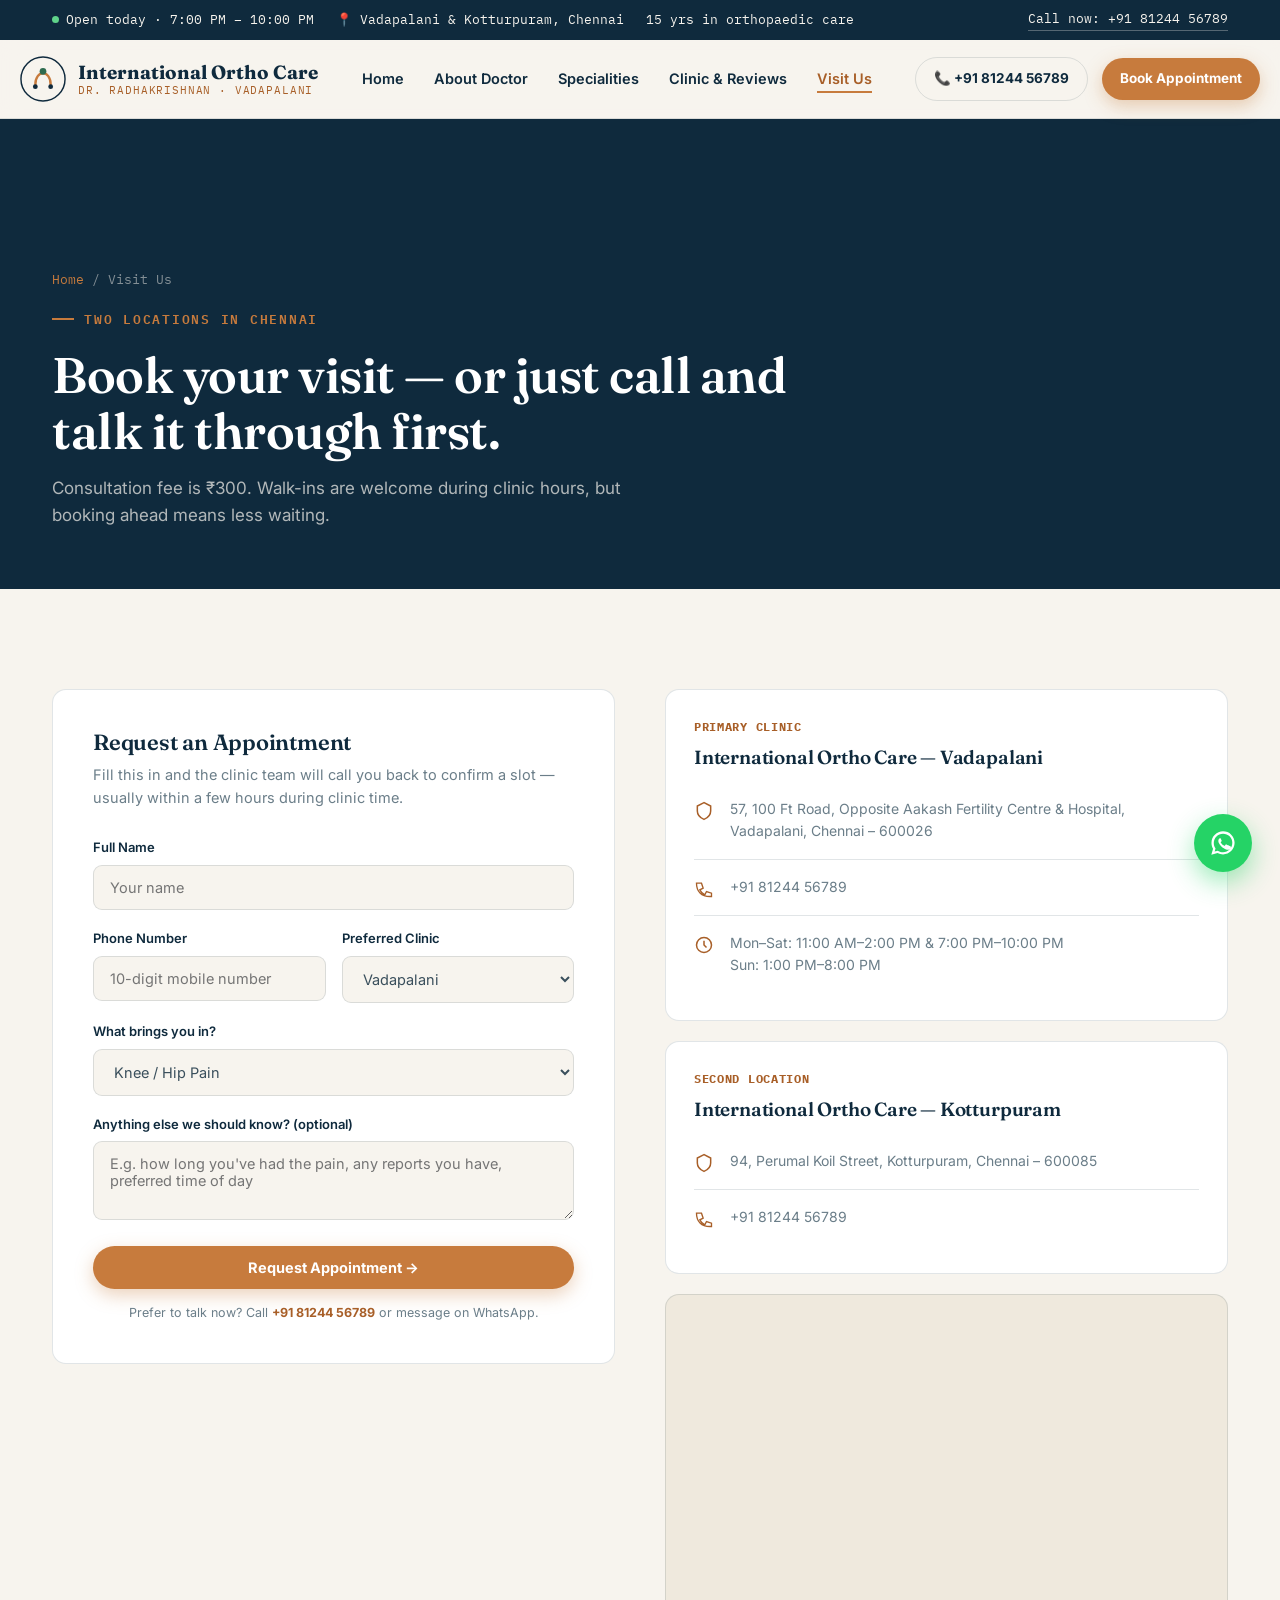
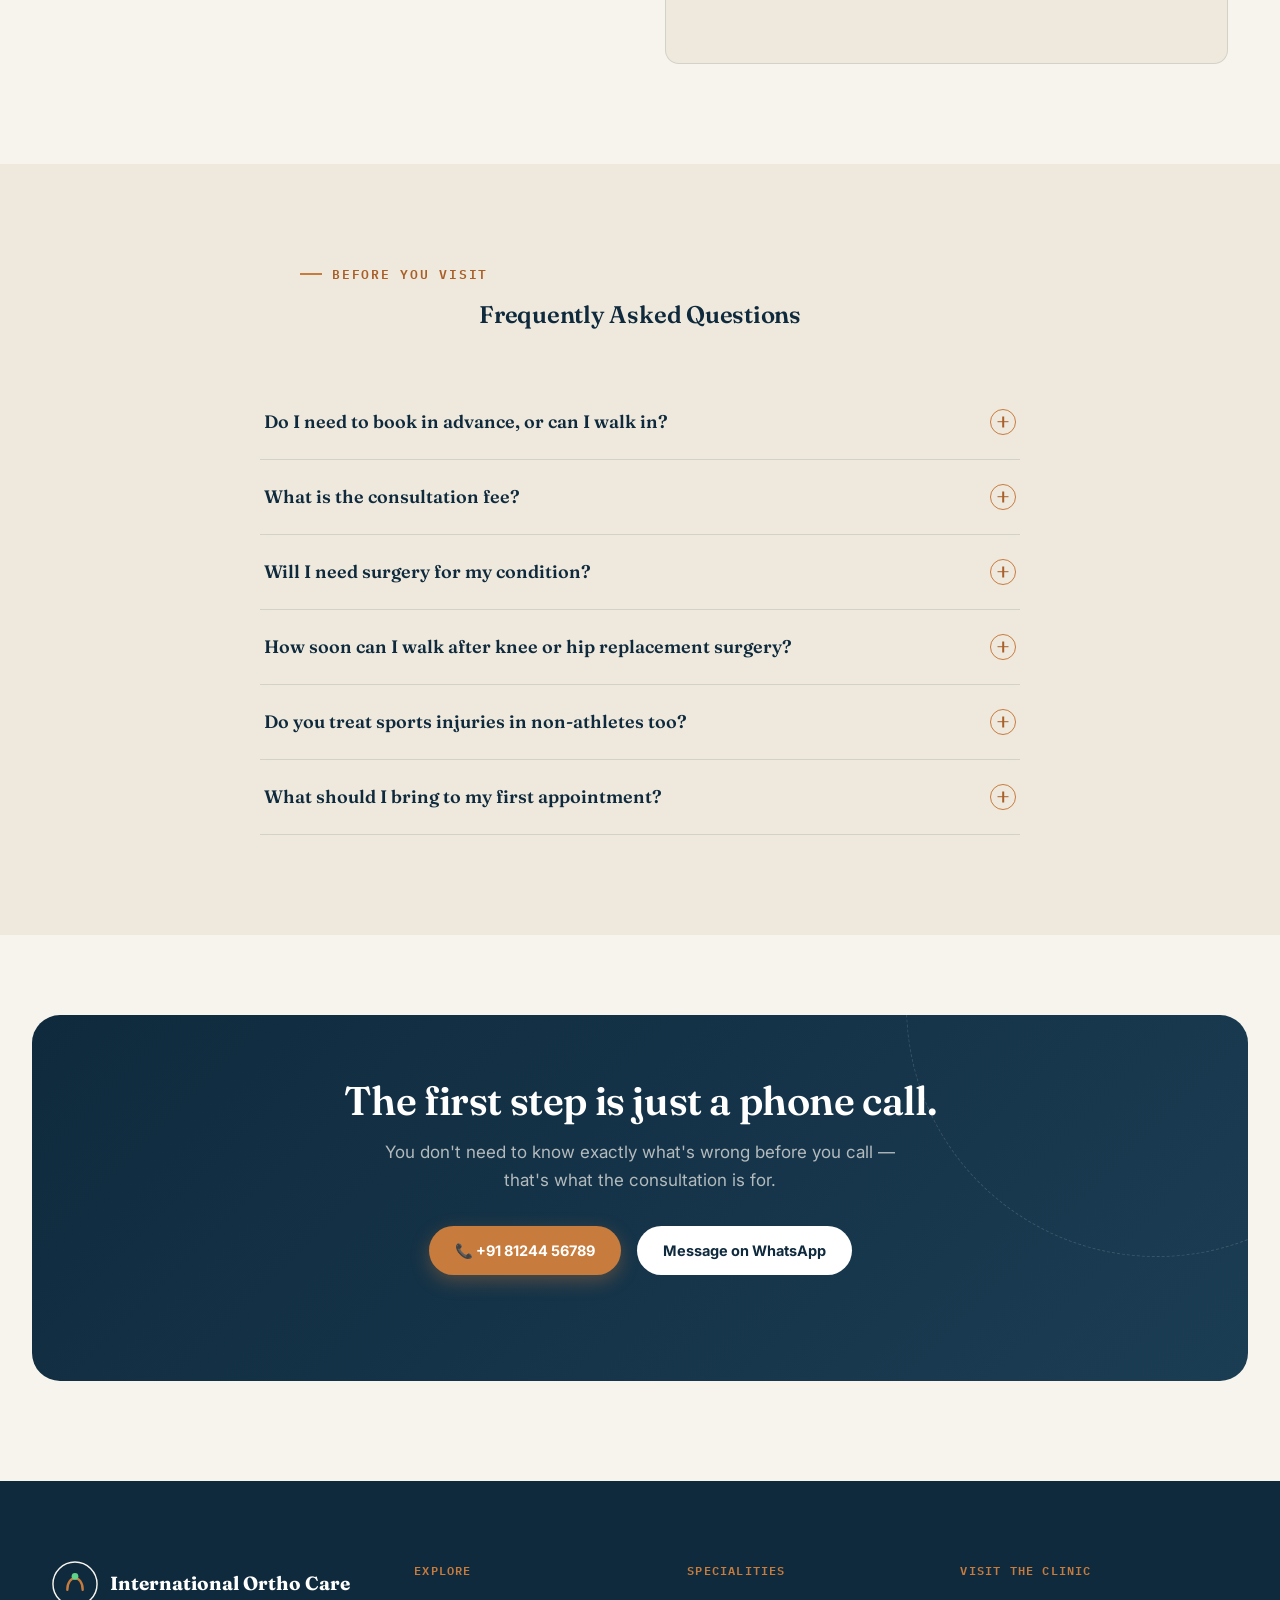
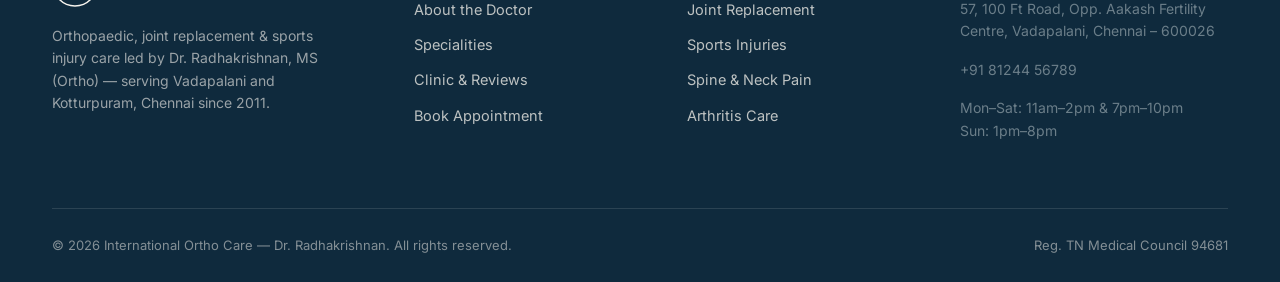
<file: contact.html>
<!doctype html>
<html lang="en">
  <head>
    <meta charset="UTF-8" />
    <meta name="viewport" content="width=device-width, initial-scale=1.0" />
    <title>
      Book an Appointment | International Ortho Care, Vadapalani, Chennai
    </title>
    <meta
      name="description"
      content="Book an appointment with Dr. Radhakrishnan at International Ortho Care, Vadapalani, Chennai. Call +91 81244 56789 or fill the form. Consultation fee ₹300."
    />
    <link
      rel="canonical"
      href="https://www.internationalorthocare.com/contact.html"
    />
    <link rel="preconnect" href="https://fonts.googleapis.com" />
    <link rel="preconnect" href="https://fonts.gstatic.com" crossorigin />
    <link rel="stylesheet" href="css/style.css" />
    <style>
      .page-hero {
        background: var(--navy);
        padding: 150px 0 60px;
      }
      .page-hero .eyebrow {
        color: var(--clay);
      }
      .page-hero h1 {
        color: var(--white);
        font-size: clamp(34px, 4vw, 50px);
        max-width: 760px;
      }
      .page-hero p {
        color: rgba(247, 244, 238, 0.7);
        font-size: 17px;
        max-width: 600px;
        margin-top: 16px;
      }
      .breadcrumb {
        font-family: var(--mono);
        font-size: 12.5px;
        color: rgba(247, 244, 238, 0.5);
        margin-bottom: 20px;
      }
      .breadcrumb a {
        color: var(--clay);
      }

      .book-grid {
        display: grid;
        grid-template-columns: 1fr 1fr;
        gap: 50px;
        align-items: start;
      }
      .book-form {
        background: var(--white);
        border: 1px solid var(--line);
        border-radius: var(--radius);
        padding: 40px;
      }
      .book-form h3 {
        font-size: 22px;
        margin-bottom: 8px;
      }
      .book-form .sub {
        font-size: 14.5px;
        color: var(--slate-light);
        margin-bottom: 28px;
      }
      .form-row {
        margin-bottom: 18px;
      }
      .form-row label {
        display: block;
        font-size: 13px;
        font-weight: 600;
        color: var(--navy);
        margin-bottom: 7px;
      }
      .form-row input,
      .form-row select,
      .form-row textarea {
        width: 100%;
        padding: 13px 16px;
        border: 1.5px solid var(--line);
        border-radius: 9px;
        font-family: var(--body);
        font-size: 14.5px;
        color: var(--slate);
        background: var(--bone);
        transition: border-color 0.25s;
      }
      .form-row input:focus,
      .form-row select:focus,
      .form-row textarea:focus {
        border-color: var(--clay);
        outline: none;
        background: var(--white);
      }
      .form-grid-2 {
        display: grid;
        grid-template-columns: 1fr 1fr;
        gap: 16px;
      }
      .form-note {
        font-size: 12.5px;
        color: var(--slate-light);
        margin-top: 14px;
        text-align: center;
      }

      .clinic-cards {
        display: flex;
        flex-direction: column;
        gap: 20px;
      }
      .clinic-card {
        background: var(--white);
        border: 1px solid var(--line);
        border-radius: var(--radius);
        padding: 28px;
      }
      .clinic-card .ctag {
        font-family: var(--mono);
        font-size: 11.5px;
        color: var(--clay-deep);
        font-weight: 700;
        text-transform: uppercase;
        letter-spacing: 0.06em;
        margin-bottom: 10px;
        display: block;
      }
      .clinic-card h4 {
        font-size: 19px;
        margin-bottom: 14px;
      }
    </style>
  </head>
  <body>
    <a href="#main" class="skip-link">Skip to main content</a>

    <div class="topbar">
      <div class="container">
        <div class="topbar-left">
          <span
            ><span class="dot-live"></span> Open today · 7:00 PM – 10:00
            PM</span
          >
          <span>📍 Vadapalani &amp; Kotturpuram, Chennai</span>
          <span>15 yrs in orthopaedic care</span>
        </div>
        <a href="tel:+918124456789">Call now: +91 81244 56789</a>
      </div>
    </div>

    <header class="site-header">
      <div class="container nav-row">
        <a href="index.html" class="brand">
          <svg class="brand-mark" viewBox="0 0 48 48" fill="none">
            <circle
              cx="24"
              cy="24"
              r="23"
              stroke="#0F2A3D"
              stroke-width="1.5"
            />
            <path
              d="M16 30 C16 22, 20 18, 24 18 C28 18, 32 22, 32 30"
              stroke="#C77B3D"
              stroke-width="2.5"
              stroke-linecap="round"
              fill="none"
            />
            <circle cx="24" cy="16" r="3.5" fill="#2E6B4F" />
            <circle cx="16" cy="32" r="2.5" fill="#0F2A3D" />
            <circle cx="32" cy="32" r="2.5" fill="#0F2A3D" />
          </svg>
          <span class="brand-text"
            ><strong>International Ortho Care</strong
            ><span>Dr. Radhakrishnan · Vadapalani</span></span
          >
        </a>
        <nav class="main-nav">
          <ul>
            <li><a href="index.html">Home</a></li>
            <li><a href="about.html">About Doctor</a></li>
            <li><a href="services.html">Specialities</a></li>
            <li><a href="gallery.html">Clinic &amp; Reviews</a></li>
            <li><a href="contact.html">Visit Us</a></li>
          </ul>
        </nav>
        <div class="nav-cta">
          <a href="tel:+918124456789" class="btn btn-ghost btn-sm"
            >📞 +91 81244 56789</a
          >
          <a href="contact.html#book" class="btn btn-primary btn-sm"
            >Book Appointment</a
          >
        </div>
        <button class="nav-toggle" aria-label="Open menu">
          <span></span><span></span><span></span>
        </button>
      </div>
    </header>

    <div class="mobile-menu">
      <button class="mobile-close" aria-label="Close menu">
        <svg viewBox="0 0 24 24" fill="none">
          <path
            d="M5 5L19 19M19 5L5 19"
            stroke="currentColor"
            stroke-width="2"
            stroke-linecap="round"
          />
        </svg>
      </button>
      <ul>
        <li><a href="index.html">Home</a></li>
        <li><a href="about.html">About Doctor</a></li>
        <li><a href="services.html">Specialities</a></li>
        <li><a href="gallery.html">Clinic &amp; Reviews</a></li>
        <li><a href="contact.html">Visit Us</a></li>
      </ul>
      <a
        href="tel:+918124456789"
        class="btn btn-light btn-block"
        style="margin-bottom: 12px"
        >📞 Call +91 81244 56789</a
      >
      <a href="contact.html#book" class="btn btn-primary btn-block"
        >Book Appointment</a
      >
    </div>

    <main id="main">
      <section class="page-hero">
        <div class="container">
          <div class="breadcrumb"><a href="index.html">Home</a> / Visit Us</div>
          <div class="eyebrow">Two Locations in Chennai</div>
          <h1>Book your visit — or just call and talk it through first.</h1>
          <p>
            Consultation fee is ₹300. Walk-ins are welcome during clinic hours,
            but booking ahead means less waiting.
          </p>
        </div>
      </section>

      <section class="section-pad" id="book">
        <div class="container">
          <div class="book-grid">
            <div class="book-form reveal">
              <h3>Request an Appointment</h3>
              <p class="sub">
                Fill this in and the clinic team will call you back to confirm a
                slot — usually within a few hours during clinic time.
              </p>
              <form id="appointmentForm">
                <div class="form-row">
                  <label for="name">Full Name</label>
                  <input
                    type="text"
                    id="name"
                    name="name"
                    placeholder="Your name"
                    required
                  />
                </div>
                <div class="form-grid-2">
                  <div class="form-row">
                    <label for="phone">Phone Number</label>
                    <input
                      type="tel"
                      id="phone"
                      name="phone"
                      placeholder="10-digit mobile number"
                      required
                    />
                  </div>
                  <div class="form-row">
                    <label for="location">Preferred Clinic</label>
                    <select id="location" name="location">
                      <option>Vadapalani</option>
                      <option>Kotturpuram</option>
                    </select>
                  </div>
                </div>
                <div class="form-row">
                  <label for="reason">What brings you in?</label>
                  <select id="reason" name="reason">
                    <option>Knee / Hip Pain</option>
                    <option>Sports Injury</option>
                    <option>Back / Neck Pain</option>
                    <option>Arthritis</option>
                    <option>Fracture / Trauma</option>
                    <option>Other / Not Sure</option>
                  </select>
                </div>
                <div class="form-row">
                  <label for="message"
                    >Anything else we should know? (optional)</label
                  >
                  <textarea
                    id="message"
                    name="message"
                    rows="3"
                    placeholder="E.g. how long you've had the pain, any reports you have, preferred time of day"
                  ></textarea>
                </div>
                <button type="submit" class="btn btn-primary btn-block">
                  Request Appointment →
                </button>
                <p class="form-note">
                  Prefer to talk now? Call
                  <a
                    href="tel:+918124456789"
                    style="color: var(--clay-deep); font-weight: 700"
                    >+91 81244 56789</a
                  >
                  or message on WhatsApp.
                </p>
              </form>
            </div>

            <div class="reveal">
              <div class="clinic-cards">
                <div class="clinic-card">
                  <span class="ctag">Primary Clinic</span>
                  <h4>International Ortho Care — Vadapalani</h4>
                  <div class="visit-row">
                    <svg width="20" height="20" viewBox="0 0 24 24" fill="none">
                      <path
                        d="M12 2L4 6V12C4 16.5 7 20 12 22C17 20 20 16.5 20 12V6L12 2Z"
                        stroke="currentColor"
                        stroke-width="1.8"
                      />
                    </svg>
                    <p>
                      57, 100 Ft Road, Opposite Aakash Fertility Centre &amp;
                      Hospital, Vadapalani, Chennai – 600026
                    </p>
                  </div>
                  <div class="visit-row">
                    <svg width="20" height="20" viewBox="0 0 24 24" fill="none">
                      <path
                        d="M3 5L9 5L11 11L7 13C8.5 16 10 17.5 13 19L15 15L21 17V21C21 21 21 21 19 21C9 21 3 15 3 5Z"
                        stroke="currentColor"
                        stroke-width="1.6"
                      /></svg
                    ><a href="tel:+918124456789">+91 81244 56789</a>
                  </div>
                  <div class="visit-row">
                    <svg width="20" height="20" viewBox="0 0 24 24" fill="none">
                      <circle
                        cx="12"
                        cy="12"
                        r="9"
                        stroke="currentColor"
                        stroke-width="1.8"
                      />
                      <path
                        d="M12 7V12L15 15"
                        stroke="currentColor"
                        stroke-width="1.8"
                      />
                    </svg>
                    <p>
                      Mon–Sat: 11:00 AM–2:00 PM &amp; 7:00 PM–10:00 PM<br />Sun:
                      1:00 PM–8:00 PM
                    </p>
                  </div>
                </div>
                <div class="clinic-card">
                  <span class="ctag">Second Location</span>
                  <h4>International Ortho Care — Kotturpuram</h4>
                  <div class="visit-row">
                    <svg width="20" height="20" viewBox="0 0 24 24" fill="none">
                      <path
                        d="M12 2L4 6V12C4 16.5 7 20 12 22C17 20 20 16.5 20 12V6L12 2Z"
                        stroke="currentColor"
                        stroke-width="1.8"
                      />
                    </svg>
                    <p>
                      94, Perumal Koil Street, Kotturpuram, Chennai – 600085
                    </p>
                  </div>
                  <div class="visit-row">
                    <svg width="20" height="20" viewBox="0 0 24 24" fill="none">
                      <path
                        d="M3 5L9 5L11 11L7 13C8.5 16 10 17.5 13 19L15 15L21 17V21C21 21 21 21 19 21C9 21 3 15 3 5Z"
                        stroke="currentColor"
                        stroke-width="1.6"
                      /></svg
                    ><a href="tel:+918124456789">+91 81244 56789</a>
                  </div>
                </div>
              </div>

              <div class="map-embed" style="margin-top: 20px">
                <iframe
                  src="https://www.google.com/maps?q=13.055159,80.211175&z=15&output=embed"
                  loading="lazy"
                  referrerpolicy="no-referrer-when-downgrade"
                  title="International Ortho Care location map"
                ></iframe>
              </div>
            </div>
          </div>
        </div>
      </section>

      <section class="section-pad bg-deep">
        <div class="container">
          <div class="section-head center reveal">
            <div class="eyebrow">Before You Visit</div>
            <h2>Frequently Asked Questions</h2>
          </div>
          <div class="faq-list reveal">
            <div class="faq-item">
              <button class="faq-q">
                Do I need to book in advance, or can I walk in?<span
                  class="plus"
                ></span>
              </button>
              <div class="faq-a">
                <p>
                  Walk-ins are welcome during clinic hours, but booking ahead —
                  by phone, WhatsApp, or the form above — means a shorter wait
                  and guarantees you're seen on the day you need.
                </p>
              </div>
            </div>
            <div class="faq-item">
              <button class="faq-q">
                What is the consultation fee?<span class="plus"></span>
              </button>
              <div class="faq-a">
                <p>
                  The consultation fee is ₹300. Payment is accepted in cash at
                  the clinic. Any further investigations (X-ray, ultrasound) or
                  treatment costs are discussed and quoted clearly before
                  they're carried out.
                </p>
              </div>
            </div>
            <div class="faq-item">
              <button class="faq-q">
                Will I need surgery for my condition?<span class="plus"></span>
              </button>
              <div class="faq-a">
                <p>
                  Not necessarily. Dr. Radhakrishnan's approach is to recommend
                  the least invasive effective treatment first — many patients
                  with arthritis, back pain or early joint issues are managed
                  successfully with medication, injections and physiotherapy
                  alone.
                </p>
              </div>
            </div>
            <div class="faq-item">
              <button class="faq-q">
                How soon can I walk after knee or hip replacement surgery?<span
                  class="plus"
                ></span>
              </button>
              <div class="faq-a">
                <p>
                  Using enhanced-recovery surgical technique, most patients are
                  supported in standing and taking their first guided steps
                  within 24 hours of surgery, with a structured physiotherapy
                  plan continuing over the following weeks.
                </p>
              </div>
            </div>
            <div class="faq-item">
              <button class="faq-q">
                Do you treat sports injuries in non-athletes too?<span
                  class="plus"
                ></span>
              </button>
              <div class="faq-a">
                <p>
                  Yes — ligament strains, sprains and joint injuries from
                  everyday activity, gym sessions or weekend sport are treated
                  just as routinely as injuries in competitive athletes.
                </p>
              </div>
            </div>
            <div class="faq-item">
              <button class="faq-q">
                What should I bring to my first appointment?<span
                  class="plus"
                ></span>
              </button>
              <div class="faq-a">
                <p>
                  Bring any prior X-rays, scans, or reports related to your
                  condition, a list of current medications, and comfortable
                  clothing if the joint or area in question will need to be
                  examined directly.
                </p>
              </div>
            </div>
          </div>
        </div>
      </section>

      <section class="section-pad" style="padding-top: 80px">
        <div class="cta-banner reveal">
          <h2>The first step is just a phone call.</h2>
          <p>
            You don't need to know exactly what's wrong before you call — that's
            what the consultation is for.
          </p>
          <div class="hero-ctas">
            <a href="tel:+918124456789" class="btn btn-primary"
              >📞 +91 81244 56789</a
            >
            <a
              href="https://wa.me/918124456789"
              class="btn btn-light"
              target="_blank"
              rel="noopener"
              >Message on WhatsApp</a
            >
          </div>
        </div>
      </section>
    </main>

    <footer class="site-footer">
      <div class="container">
        <div class="footer-grid">
          <div class="footer-col footer-brand">
            <a href="index.html" class="brand">
              <svg class="brand-mark" viewBox="0 0 48 48" fill="none">
                <circle
                  cx="24"
                  cy="24"
                  r="23"
                  stroke="#F7F4EE"
                  stroke-width="1.5"
                />
                <path
                  d="M16 30 C16 22, 20 18, 24 18 C28 18, 32 22, 32 30"
                  stroke="#C77B3D"
                  stroke-width="2.5"
                  stroke-linecap="round"
                  fill="none"
                />
                <circle cx="24" cy="16" r="3.5" fill="#5FD38A" />
              </svg>
              <span class="brand-text"
                ><strong>International Ortho Care</strong></span
              >
            </a>
            <p>
              Orthopaedic, joint replacement &amp; sports injury care led by Dr.
              Radhakrishnan, MS (Ortho) — serving Vadapalani and Kotturpuram,
              Chennai since 2011.
            </p>
          </div>
          <div class="footer-col">
            <h5>Explore</h5>
            <ul>
              <li><a href="about.html">About the Doctor</a></li>
              <li><a href="services.html">Specialities</a></li>
              <li><a href="gallery.html">Clinic &amp; Reviews</a></li>
              <li><a href="contact.html">Book Appointment</a></li>
            </ul>
          </div>
          <div class="footer-col">
            <h5>Specialities</h5>
            <ul>
              <li>
                <a href="services.html#joint-replacement">Joint Replacement</a>
              </li>
              <li><a href="services.html#sports-injury">Sports Injuries</a></li>
              <li><a href="services.html#spine">Spine &amp; Neck Pain</a></li>
              <li><a href="services.html#arthritis">Arthritis Care</a></li>
            </ul>
          </div>
          <div class="footer-col">
            <h5>Visit the Clinic</h5>
            <div class="visit-row">
              <p>
                57, 100 Ft Road, Opp. Aakash Fertility Centre, Vadapalani,
                Chennai – 600026
              </p>
            </div>
            <div class="visit-row">
              <a href="tel:+918124456789">+91 81244 56789</a>
            </div>
            <div class="visit-row">
              <p>Mon–Sat: 11am–2pm &amp; 7pm–10pm<br />Sun: 1pm–8pm</p>
            </div>
          </div>
        </div>
        <div class="footer-bottom">
          <span
            >© 2026 International Ortho Care — Dr. Radhakrishnan. All rights
            reserved.</span
          ><span>Reg. TN Medical Council 94681</span>
        </div>
      </div>
    </footer>

    <div class="sticky-cta">
      <a href="tel:+918124456789" class="btn btn-ghost">📞 Call</a>
      <a href="contact.html#book" class="btn btn-primary">Book Appointment</a>
    </div>

    <a
      href="https://wa.me/918124456789?text=Hi%2C%20I%27d%20like%20to%20book%20an%20appointment"
      class="fab-whatsapp"
      aria-label="Chat on WhatsApp"
      target="_blank"
      rel="noopener"
    >
      <svg width="28" height="28" viewBox="0 0 24 24" fill="white">
        <path
          d="M12.04 2C6.58 2 2.13 6.45 2.13 11.91C2.13 13.66 2.6 15.36 3.48 16.86L2 22L7.32 20.55C8.76 21.34 10.38 21.76 12.04 21.76C17.5 21.76 21.95 17.31 21.95 11.85C21.95 9.2 20.92 6.71 19.05 4.84C17.18 2.96 14.69 2 12.04 2ZM12.04 19.93C10.56 19.93 9.12 19.53 7.86 18.78L7.55 18.6L4.83 19.33L5.58 16.7L5.38 16.38C4.55 15.06 4.11 13.51 4.11 11.91C4.11 7.52 7.65 3.97 12.05 3.97C14.18 3.97 16.18 4.8 17.67 6.3C19.16 7.79 19.98 9.78 19.97 11.85C19.97 16.24 16.43 19.93 12.04 19.93ZM16.56 13.99C16.32 13.87 15.15 13.29 14.93 13.21C14.71 13.13 14.55 13.09 14.39 13.33C14.23 13.57 13.77 14.11 13.62 14.27C13.48 14.43 13.34 14.45 13.1 14.33C12.86 14.21 12.13 13.96 11.36 13.27C10.66 12.65 10.21 11.89 10.07 11.65C9.93 11.41 10.06 11.27 10.18 11.15C10.3 11.03 10.46 10.83 10.6 10.65C10.74 10.47 10.78 10.35 10.86 10.19C10.94 10.03 10.9 9.89 10.82 9.77C10.74 9.65 10.34 8.69 10.16 8.27C9.98 7.85 9.78 7.91 9.62 7.91C9.46 7.91 9.18 7.91 8.94 8.13C8.7 8.35 8 9.01 8 10.33C8 11.65 8.96 12.93 9.1 13.13C9.24 13.33 11 16.05 13.7 17.07C16.4 18.09 16.4 17.73 16.84 17.69C17.28 17.65 18.36 17.05 18.58 16.41C18.8 15.77 18.8 15.23 18.72 15.13C18.64 15.03 16.8 14.11 16.56 13.99Z"
        />
      </svg>
    </a>

    <script src="js/main.js"></script>
  </body>
</html>
</file>
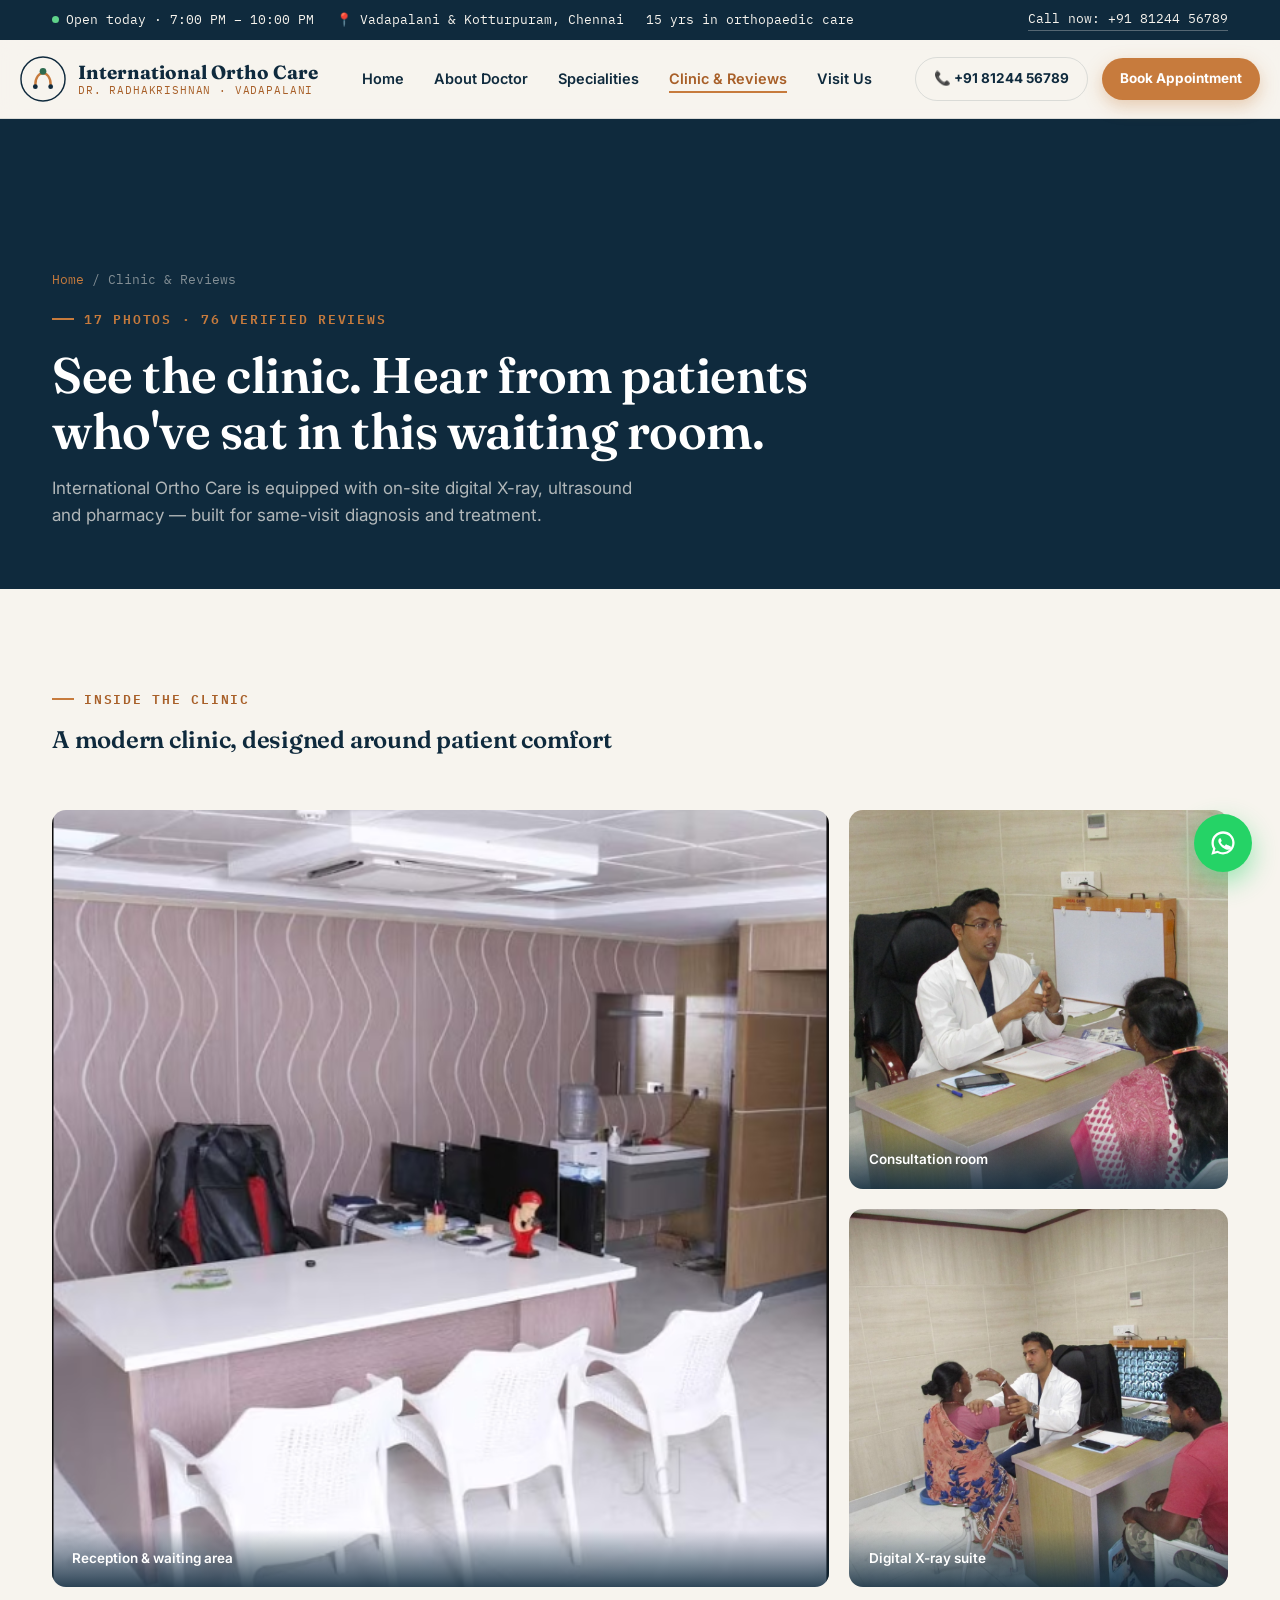
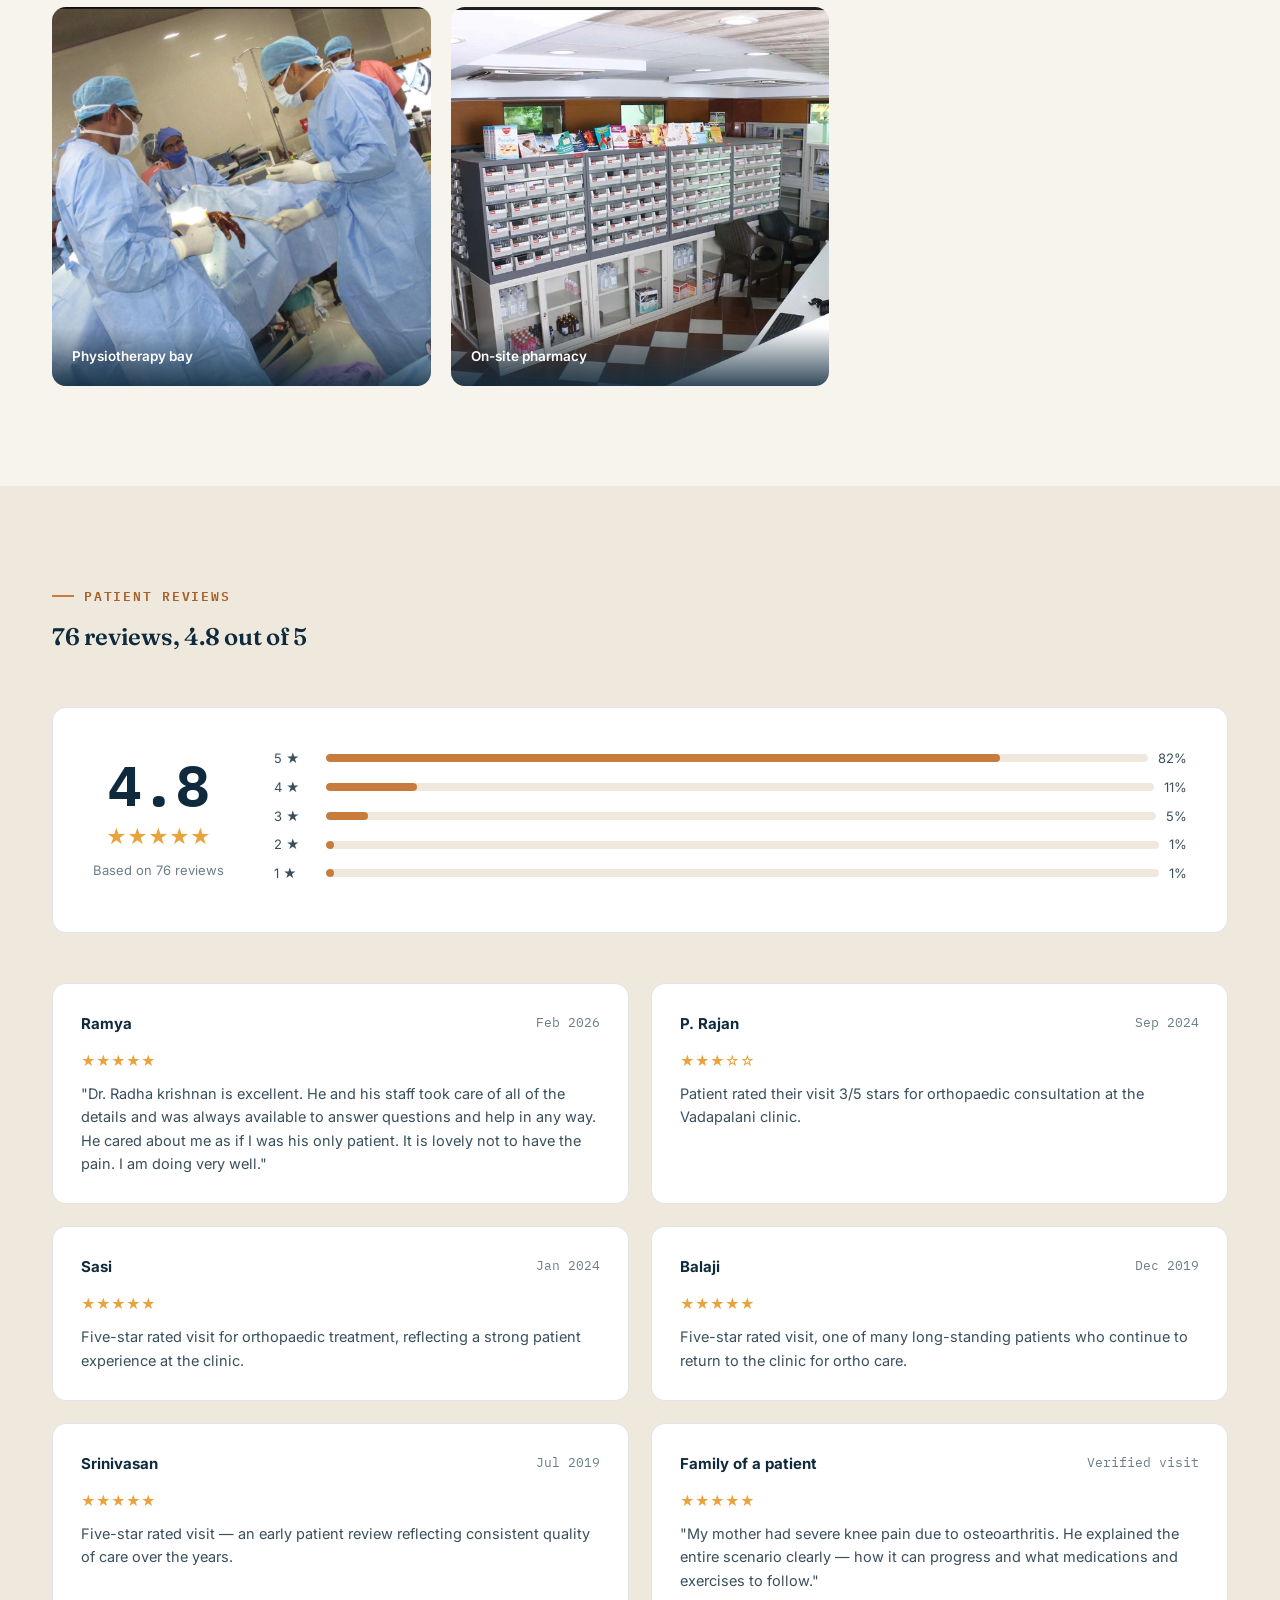
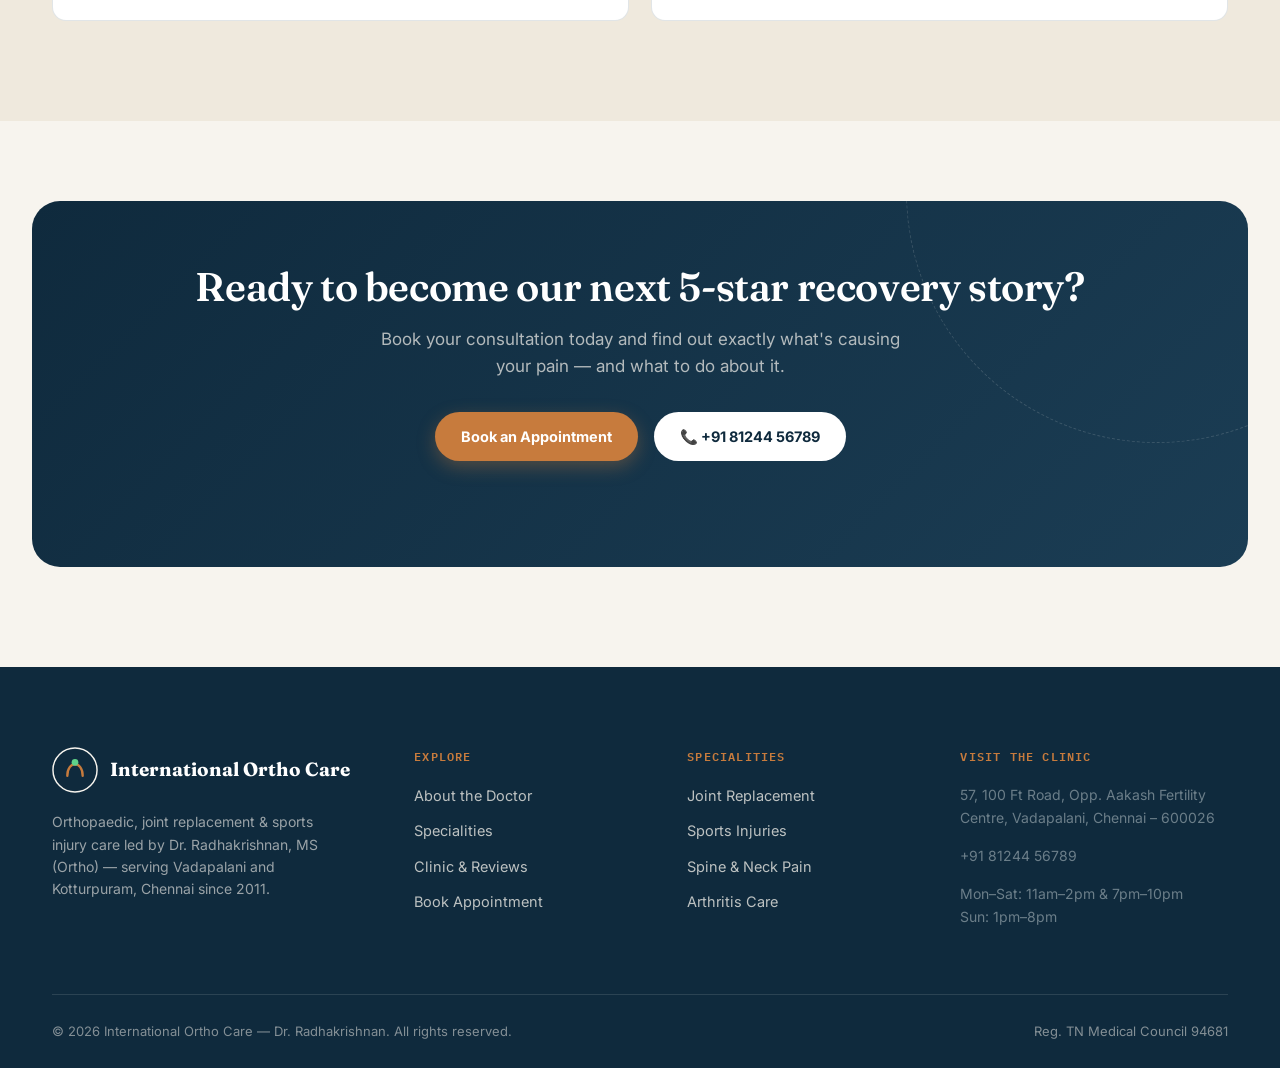
<file: gallery.html>
<!doctype html>
<html lang="en">
  <head>
    <meta charset="UTF-8" />
    <meta name="viewport" content="width=device-width, initial-scale=1.0" />
    <title>
      Clinic Gallery & Patient Reviews | International Ortho Care, Vadapalani
    </title>
    <meta
      name="description"
      content="See inside International Ortho Care, Vadapalani, and read verified patient reviews — rated 4.8/5 from 76 patients treated by Dr. Radhakrishnan."
    />
    <link
      rel="canonical"
      href="https://www.internationalorthocare.com/gallery.html"
    />
    <link rel="preconnect" href="https://fonts.googleapis.com" />
    <link rel="preconnect" href="https://fonts.gstatic.com" crossorigin />
    <link rel="stylesheet" href="css/style.css" />
    <style>
      .page-hero {
        background: var(--navy);
        padding: 150px 0 60px;
      }
      .page-hero .eyebrow {
        color: var(--clay);
      }
      .page-hero h1 {
        color: var(--white);
        font-size: clamp(34px, 4vw, 50px);
        max-width: 760px;
      }
      .page-hero p {
        color: rgba(247, 244, 238, 0.7);
        font-size: 17px;
        max-width: 600px;
        margin-top: 16px;
      }
      .breadcrumb {
        font-family: var(--mono);
        font-size: 12.5px;
        color: rgba(247, 244, 238, 0.5);
        margin-bottom: 20px;
      }
      .breadcrumb a {
        color: var(--clay);
      }

      .gallery-grid {
        display: grid;
        grid-template-columns: repeat(3, 1fr);
        gap: 20px;
      }
      .gallery-grid .g-large {
        grid-column: span 2;
        grid-row: span 2;
      }
      .g-tile {
        border-radius: var(--radius);
        overflow: hidden;
        position: relative;
        aspect-ratio: 1/1;
        background: linear-gradient(155deg, var(--navy-soft), var(--navy));
        display: flex;
        align-items: center;
        justify-content: center;
        cursor: pointer;
      }
      .g-large {
        aspect-ratio: auto;
      }
      .g-tile svg {
        width: 46%;
        opacity: 0.5;
        transition: transform 0.4s var(--ease);
      }
      .g-tile:hover svg {
        transform: scale(1.1);
      }
      .g-tile .g-label {
        position: absolute;
        bottom: 0;
        left: 0;
        right: 0;
        padding: 18px 20px;
        background: linear-gradient(
          to top,
          rgba(15, 42, 61, 0.85),
          transparent
        );
        color: var(--white);
        font-size: 13.5px;
        font-weight: 600;
      }

      .rating-summary {
        display: flex;
        gap: 50px;
        align-items: center;
        background: var(--white);
        border: 1px solid var(--line);
        border-radius: var(--radius);
        padding: 40px;
        margin-bottom: 50px;
        flex-wrap: wrap;
      }
      .rs-score {
        text-align: center;
      }
      .rs-score strong {
        font-family: var(--mono);
        font-size: 56px;
        color: var(--navy);
        display: block;
        line-height: 1;
      }
      .rs-score .stars {
        color: #e8a33d;
        font-size: 20px;
        margin: 8px 0 4px;
      }
      .rs-score span {
        font-size: 13px;
        color: var(--slate-light);
      }
      .rs-bars {
        flex: 1;
        min-width: 240px;
      }
      .rs-bar-row {
        display: flex;
        align-items: center;
        gap: 10px;
        margin-bottom: 8px;
        font-size: 13px;
        color: var(--slate);
      }
      .rs-bar-track {
        flex: 1;
        height: 8px;
        background: var(--bone-deep);
        border-radius: 6px;
        overflow: hidden;
      }
      .rs-bar-fill {
        height: 100%;
        background: var(--clay);
        border-radius: 6px;
      }

      .review-grid {
        display: grid;
        grid-template-columns: repeat(2, 1fr);
        gap: 22px;
      }
      .review-card {
        background: var(--white);
        border: 1px solid var(--line);
        border-radius: var(--radius);
        padding: 28px;
      }
      .review-top {
        display: flex;
        justify-content: space-between;
        align-items: flex-start;
        margin-bottom: 14px;
      }
      .review-name {
        font-size: 15px;
        font-weight: 700;
        color: var(--navy);
      }
      .review-date {
        font-size: 12.5px;
        color: var(--slate-light);
        font-family: var(--mono);
      }
      .review-stars {
        color: #e8a33d;
        font-size: 14px;
        margin-bottom: 10px;
      }
      .review-card p {
        font-size: 14.5px;
        color: var(--slate);
      }
    </style>
  </head>
  <body>
    <a href="#main" class="skip-link">Skip to main content</a>

    <div class="topbar">
      <div class="container">
        <div class="topbar-left">
          <span
            ><span class="dot-live"></span> Open today · 7:00 PM – 10:00
            PM</span
          >
          <span>📍 Vadapalani &amp; Kotturpuram, Chennai</span>
          <span>15 yrs in orthopaedic care</span>
        </div>
        <a href="tel:+918124456789">Call now: +91 81244 56789</a>
      </div>
    </div>

    <header class="site-header">
      <div class="container nav-row">
        <a href="index.html" class="brand">
          <svg class="brand-mark" viewBox="0 0 48 48" fill="none">
            <circle
              cx="24"
              cy="24"
              r="23"
              stroke="#0F2A3D"
              stroke-width="1.5"
            />
            <path
              d="M16 30 C16 22, 20 18, 24 18 C28 18, 32 22, 32 30"
              stroke="#C77B3D"
              stroke-width="2.5"
              stroke-linecap="round"
              fill="none"
            />
            <circle cx="24" cy="16" r="3.5" fill="#2E6B4F" />
            <circle cx="16" cy="32" r="2.5" fill="#0F2A3D" />
            <circle cx="32" cy="32" r="2.5" fill="#0F2A3D" />
          </svg>
          <span class="brand-text"
            ><strong>International Ortho Care</strong
            ><span>Dr. Radhakrishnan · Vadapalani</span></span
          >
        </a>
        <nav class="main-nav">
          <ul>
            <li><a href="index.html">Home</a></li>
            <li><a href="about.html">About Doctor</a></li>
            <li><a href="services.html">Specialities</a></li>
            <li><a href="gallery.html">Clinic &amp; Reviews</a></li>
            <li><a href="contact.html">Visit Us</a></li>
          </ul>
        </nav>
        <div class="nav-cta">
          <a href="tel:+918124456789" class="btn btn-ghost btn-sm"
            >📞 +91 81244 56789</a
          >
          <a href="contact.html#book" class="btn btn-primary btn-sm"
            >Book Appointment</a
          >
        </div>
        <button class="nav-toggle" aria-label="Open menu">
          <span></span><span></span><span></span>
        </button>
      </div>
    </header>

    <div class="mobile-menu">
      <button class="mobile-close" aria-label="Close menu">
        <svg viewBox="0 0 24 24" fill="none">
          <path
            d="M5 5L19 19M19 5L5 19"
            stroke="currentColor"
            stroke-width="2"
            stroke-linecap="round"
          />
        </svg>
      </button>
      <ul>
        <li><a href="index.html">Home</a></li>
        <li><a href="about.html">About Doctor</a></li>
        <li><a href="services.html">Specialities</a></li>
        <li><a href="gallery.html">Clinic &amp; Reviews</a></li>
        <li><a href="contact.html">Visit Us</a></li>
      </ul>
      <a
        href="tel:+918124456789"
        class="btn btn-light btn-block"
        style="margin-bottom: 12px"
        >📞 Call +91 81244 56789</a
      >
      <a href="contact.html#book" class="btn btn-primary btn-block"
        >Book Appointment</a
      >
    </div>

    <main id="main">
      <section class="page-hero">
        <div class="container">
          <div class="breadcrumb">
            <a href="index.html">Home</a> / Clinic &amp; Reviews
          </div>
          <div class="eyebrow">17 Photos · 76 Verified Reviews</div>
          <h1>
            See the clinic. Hear from patients who've sat in this waiting room.
          </h1>
          <p>
            International Ortho Care is equipped with on-site digital X-ray,
            ultrasound and pharmacy — built for same-visit diagnosis and
            treatment.
          </p>
        </div>
      </section>

      <section class="section-pad">
        <div class="container">
          <div class="section-head reveal">
            <div class="eyebrow">Inside the Clinic</div>
            <h2>A modern clinic, designed around patient comfort</h2>
          </div>
          <div class="gallery-grid reveal-stagger">
            <div
              class="g-tile g-large"
              style="
                background-image: url(&quot;images/reception.PNG&quot;);
                background-size: cover;
                background-position: center;
              "
            >
              <div class="g-label">Reception &amp; waiting area</div>
            </div>

            <div
              class="g-tile"
              style="
                background-image: url(&quot;images/consultation.PNG&quot;);
                background-size: cover;
                background-position: center;
              "
            >
              <div class="g-label">Consultation room</div>
            </div>
            <div
              class="g-tile"
              style="
                background-image: url(&quot;images/consultation1.PNG&quot;);
                background-size: cover;
                background-position: center;
              "
            >
              <div class="g-label">Digital X-ray suite</div>
            </div>
            <div
              class="g-tile"
              style="
                background-image: url(&quot;images/surgery.PNG&quot;);
                background-size: cover;
                background-position: center;
              "
            >
              <div class="g-label">Physiotherapy bay</div>
            </div>
            <div
              class="g-tile"
              style="
                background-image: url(&quot;images/pharmacy.PNG&quot;);
                background-size: cover;
                background-position: center;
              "
            >
              <div class="g-label">On-site pharmacy</div>
            </div>
          </div>
        </div>
      </section>

      <section class="section-pad bg-deep" id="reviews">
        <div class="container">
          <div class="section-head reveal">
            <div class="eyebrow">Patient Reviews</div>
            <h2>76 reviews, 4.8 out of 5</h2>
          </div>

          <div class="rating-summary reveal">
            <div class="rs-score">
              <strong>4.8</strong>
              <div class="stars">★★★★★</div>
              <span>Based on 76 reviews</span>
            </div>
            <div class="rs-bars">
              <div class="rs-bar-row">
                <span style="width: 42px">5 ★</span>
                <div class="rs-bar-track">
                  <div class="rs-bar-fill" style="width: 82%"></div>
                </div>
                <span>82%</span>
              </div>
              <div class="rs-bar-row">
                <span style="width: 42px">4 ★</span>
                <div class="rs-bar-track">
                  <div class="rs-bar-fill" style="width: 11%"></div>
                </div>
                <span>11%</span>
              </div>
              <div class="rs-bar-row">
                <span style="width: 42px">3 ★</span>
                <div class="rs-bar-track">
                  <div class="rs-bar-fill" style="width: 5%"></div>
                </div>
                <span>5%</span>
              </div>
              <div class="rs-bar-row">
                <span style="width: 42px">2 ★</span>
                <div class="rs-bar-track">
                  <div class="rs-bar-fill" style="width: 1%"></div>
                </div>
                <span>1%</span>
              </div>
              <div class="rs-bar-row">
                <span style="width: 42px">1 ★</span>
                <div class="rs-bar-track">
                  <div class="rs-bar-fill" style="width: 1%"></div>
                </div>
                <span>1%</span>
              </div>
            </div>
          </div>

          <div class="review-grid reveal-stagger">
            <div class="review-card">
              <div class="review-top">
                <span class="review-name">Ramya</span
                ><span class="review-date">Feb 2026</span>
              </div>
              <div class="review-stars">★★★★★</div>
              <p>
                "Dr. Radha krishnan is excellent. He and his staff took care of
                all of the details and was always available to answer questions
                and help in any way. He cared about me as if I was his only
                patient. It is lovely not to have the pain. I am doing very
                well."
              </p>
            </div>
            <div class="review-card">
              <div class="review-top">
                <span class="review-name">P. Rajan</span
                ><span class="review-date">Sep 2024</span>
              </div>
              <div class="review-stars">★★★☆☆</div>
              <p>
                Patient rated their visit 3/5 stars for orthopaedic consultation
                at the Vadapalani clinic.
              </p>
            </div>
            <div class="review-card">
              <div class="review-top">
                <span class="review-name">Sasi</span
                ><span class="review-date">Jan 2024</span>
              </div>
              <div class="review-stars">★★★★★</div>
              <p>
                Five-star rated visit for orthopaedic treatment, reflecting a
                strong patient experience at the clinic.
              </p>
            </div>
            <div class="review-card">
              <div class="review-top">
                <span class="review-name">Balaji</span
                ><span class="review-date">Dec 2019</span>
              </div>
              <div class="review-stars">★★★★★</div>
              <p>
                Five-star rated visit, one of many long-standing patients who
                continue to return to the clinic for ortho care.
              </p>
            </div>
            <div class="review-card">
              <div class="review-top">
                <span class="review-name">Srinivasan</span
                ><span class="review-date">Jul 2019</span>
              </div>
              <div class="review-stars">★★★★★</div>
              <p>
                Five-star rated visit — an early patient review reflecting
                consistent quality of care over the years.
              </p>
            </div>
            <div class="review-card">
              <div class="review-top">
                <span class="review-name">Family of a patient</span
                ><span class="review-date">Verified visit</span>
              </div>
              <div class="review-stars">★★★★★</div>
              <p>
                "My mother had severe knee pain due to osteoarthritis. He
                explained the entire scenario clearly — how it can progress and
                what medications and exercises to follow."
              </p>
            </div>
          </div>
        </div>
      </section>

      <section class="section-pad" style="padding-top: 80px">
        <div class="cta-banner reveal">
          <h2>Ready to become our next 5-star recovery story?</h2>
          <p>
            Book your consultation today and find out exactly what's causing
            your pain — and what to do about it.
          </p>
          <div class="hero-ctas">
            <a href="contact.html#book" class="btn btn-primary"
              >Book an Appointment</a
            >
            <a href="tel:+918124456789" class="btn btn-light"
              >📞 +91 81244 56789</a
            >
          </div>
        </div>
      </section>
    </main>

    <footer class="site-footer">
      <div class="container">
        <div class="footer-grid">
          <div class="footer-col footer-brand">
            <a href="index.html" class="brand">
              <svg class="brand-mark" viewBox="0 0 48 48" fill="none">
                <circle
                  cx="24"
                  cy="24"
                  r="23"
                  stroke="#F7F4EE"
                  stroke-width="1.5"
                />
                <path
                  d="M16 30 C16 22, 20 18, 24 18 C28 18, 32 22, 32 30"
                  stroke="#C77B3D"
                  stroke-width="2.5"
                  stroke-linecap="round"
                  fill="none"
                />
                <circle cx="24" cy="16" r="3.5" fill="#5FD38A" />
              </svg>
              <span class="brand-text"
                ><strong>International Ortho Care</strong></span
              >
            </a>
            <p>
              Orthopaedic, joint replacement &amp; sports injury care led by Dr.
              Radhakrishnan, MS (Ortho) — serving Vadapalani and Kotturpuram,
              Chennai since 2011.
            </p>
          </div>
          <div class="footer-col">
            <h5>Explore</h5>
            <ul>
              <li><a href="about.html">About the Doctor</a></li>
              <li><a href="services.html">Specialities</a></li>
              <li><a href="gallery.html">Clinic &amp; Reviews</a></li>
              <li><a href="contact.html">Book Appointment</a></li>
            </ul>
          </div>
          <div class="footer-col">
            <h5>Specialities</h5>
            <ul>
              <li>
                <a href="services.html#joint-replacement">Joint Replacement</a>
              </li>
              <li><a href="services.html#sports-injury">Sports Injuries</a></li>
              <li><a href="services.html#spine">Spine &amp; Neck Pain</a></li>
              <li><a href="services.html#arthritis">Arthritis Care</a></li>
            </ul>
          </div>
          <div class="footer-col">
            <h5>Visit the Clinic</h5>
            <div class="visit-row">
              <p>
                57, 100 Ft Road, Opp. Aakash Fertility Centre, Vadapalani,
                Chennai – 600026
              </p>
            </div>
            <div class="visit-row">
              <a href="tel:+918124456789">+91 81244 56789</a>
            </div>
            <div class="visit-row">
              <p>Mon–Sat: 11am–2pm &amp; 7pm–10pm<br />Sun: 1pm–8pm</p>
            </div>
          </div>
        </div>
        <div class="footer-bottom">
          <span
            >© 2026 International Ortho Care — Dr. Radhakrishnan. All rights
            reserved.</span
          ><span>Reg. TN Medical Council 94681</span>
        </div>
      </div>
    </footer>

    <div class="sticky-cta">
      <a href="tel:+918124456789" class="btn btn-ghost">📞 Call</a>
      <a href="contact.html#book" class="btn btn-primary">Book Appointment</a>
    </div>

    <a
      href="https://wa.me/918124456789?text=Hi%2C%20I%27d%20like%20to%20book%20an%20appointment"
      class="fab-whatsapp"
      aria-label="Chat on WhatsApp"
      target="_blank"
      rel="noopener"
    >
      <svg width="28" height="28" viewBox="0 0 24 24" fill="white">
        <path
          d="M12.04 2C6.58 2 2.13 6.45 2.13 11.91C2.13 13.66 2.6 15.36 3.48 16.86L2 22L7.32 20.55C8.76 21.34 10.38 21.76 12.04 21.76C17.5 21.76 21.95 17.31 21.95 11.85C21.95 9.2 20.92 6.71 19.05 4.84C17.18 2.96 14.69 2 12.04 2ZM12.04 19.93C10.56 19.93 9.12 19.53 7.86 18.78L7.55 18.6L4.83 19.33L5.58 16.7L5.38 16.38C4.55 15.06 4.11 13.51 4.11 11.91C4.11 7.52 7.65 3.97 12.05 3.97C14.18 3.97 16.18 4.8 17.67 6.3C19.16 7.79 19.98 9.78 19.97 11.85C19.97 16.24 16.43 19.93 12.04 19.93ZM16.56 13.99C16.32 13.87 15.15 13.29 14.93 13.21C14.71 13.13 14.55 13.09 14.39 13.33C14.23 13.57 13.77 14.11 13.62 14.27C13.48 14.43 13.34 14.45 13.1 14.33C12.86 14.21 12.13 13.96 11.36 13.27C10.66 12.65 10.21 11.89 10.07 11.65C9.93 11.41 10.06 11.27 10.18 11.15C10.3 11.03 10.46 10.83 10.6 10.65C10.74 10.47 10.78 10.35 10.86 10.19C10.94 10.03 10.9 9.89 10.82 9.77C10.74 9.65 10.34 8.69 10.16 8.27C9.98 7.85 9.78 7.91 9.62 7.91C9.46 7.91 9.18 7.91 8.94 8.13C8.7 8.35 8 9.01 8 10.33C8 11.65 8.96 12.93 9.1 13.13C9.24 13.33 11 16.05 13.7 17.07C16.4 18.09 16.4 17.73 16.84 17.69C17.28 17.65 18.36 17.05 18.58 16.41C18.8 15.77 18.8 15.23 18.72 15.13C18.64 15.03 16.8 14.11 16.56 13.99Z"
        />
      </svg>
    </a>

    <script src="js/main.js"></script>
  </body>
</html>
</file>
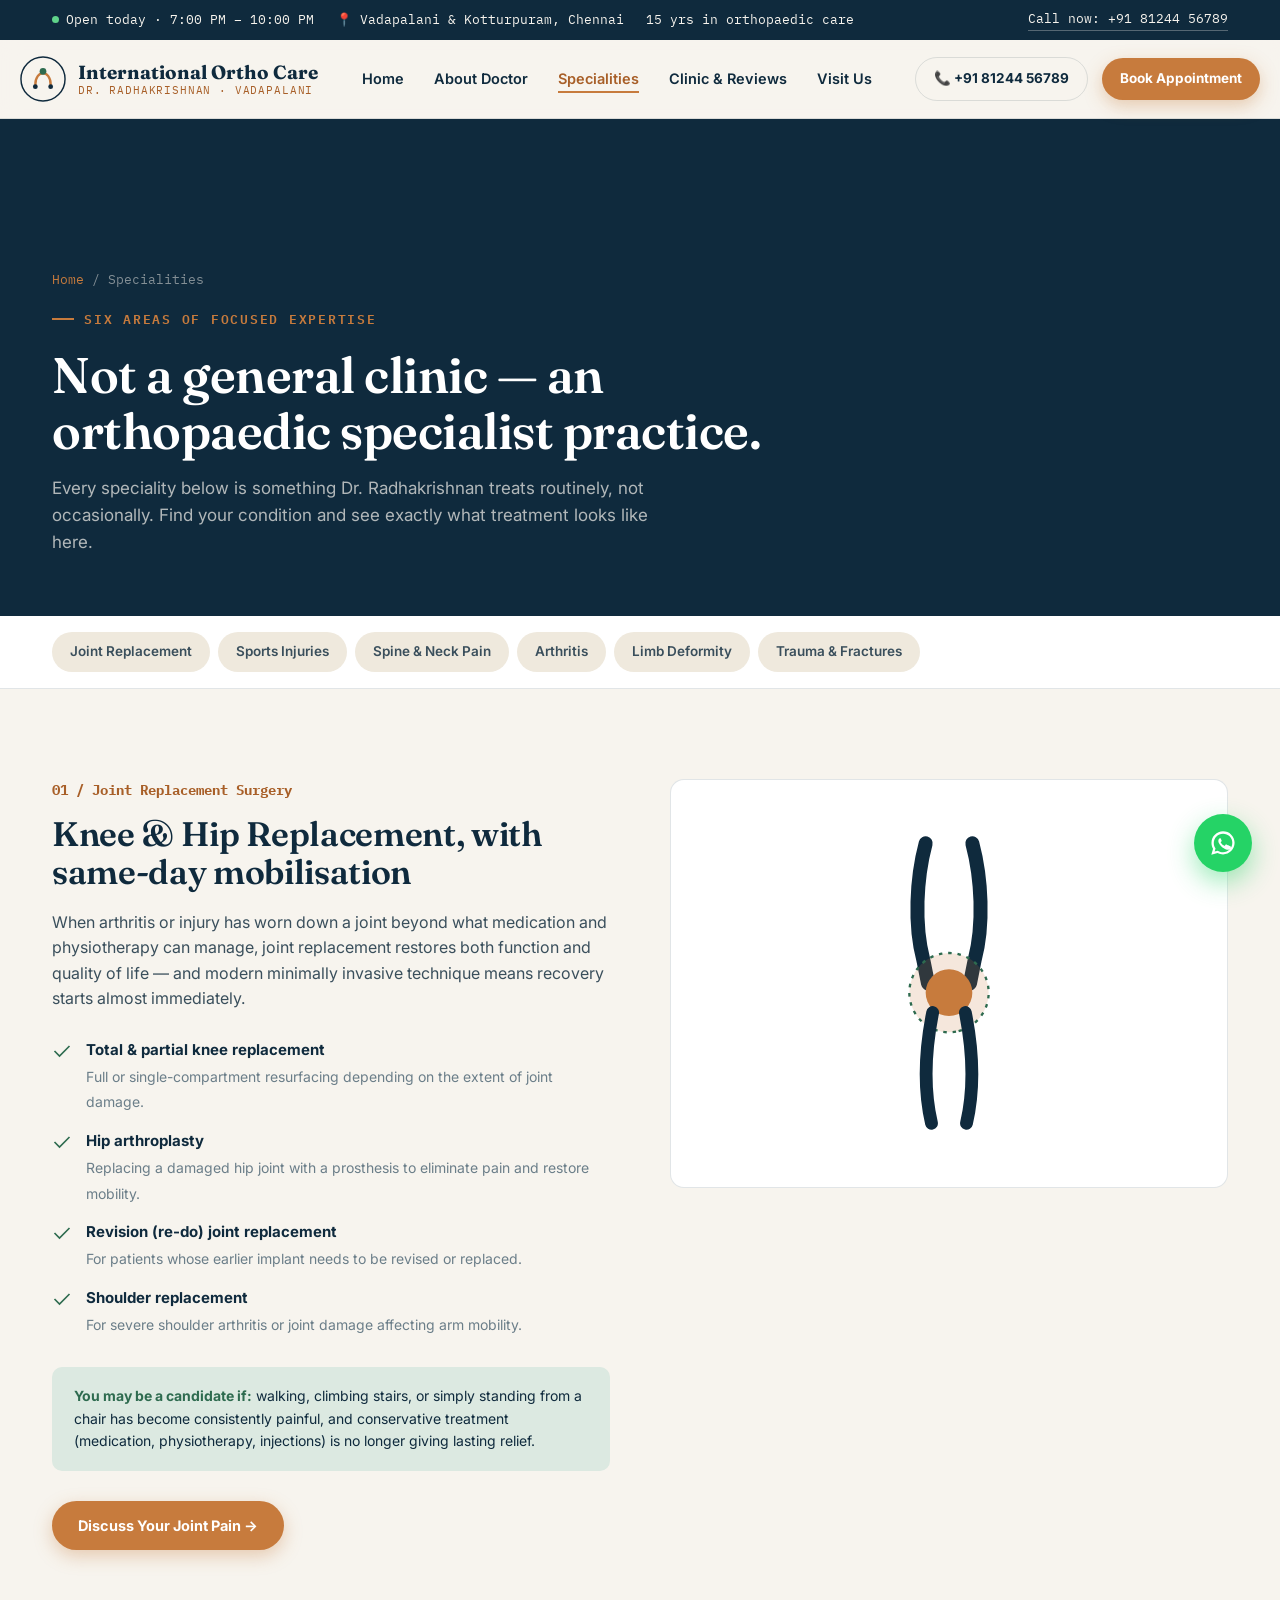
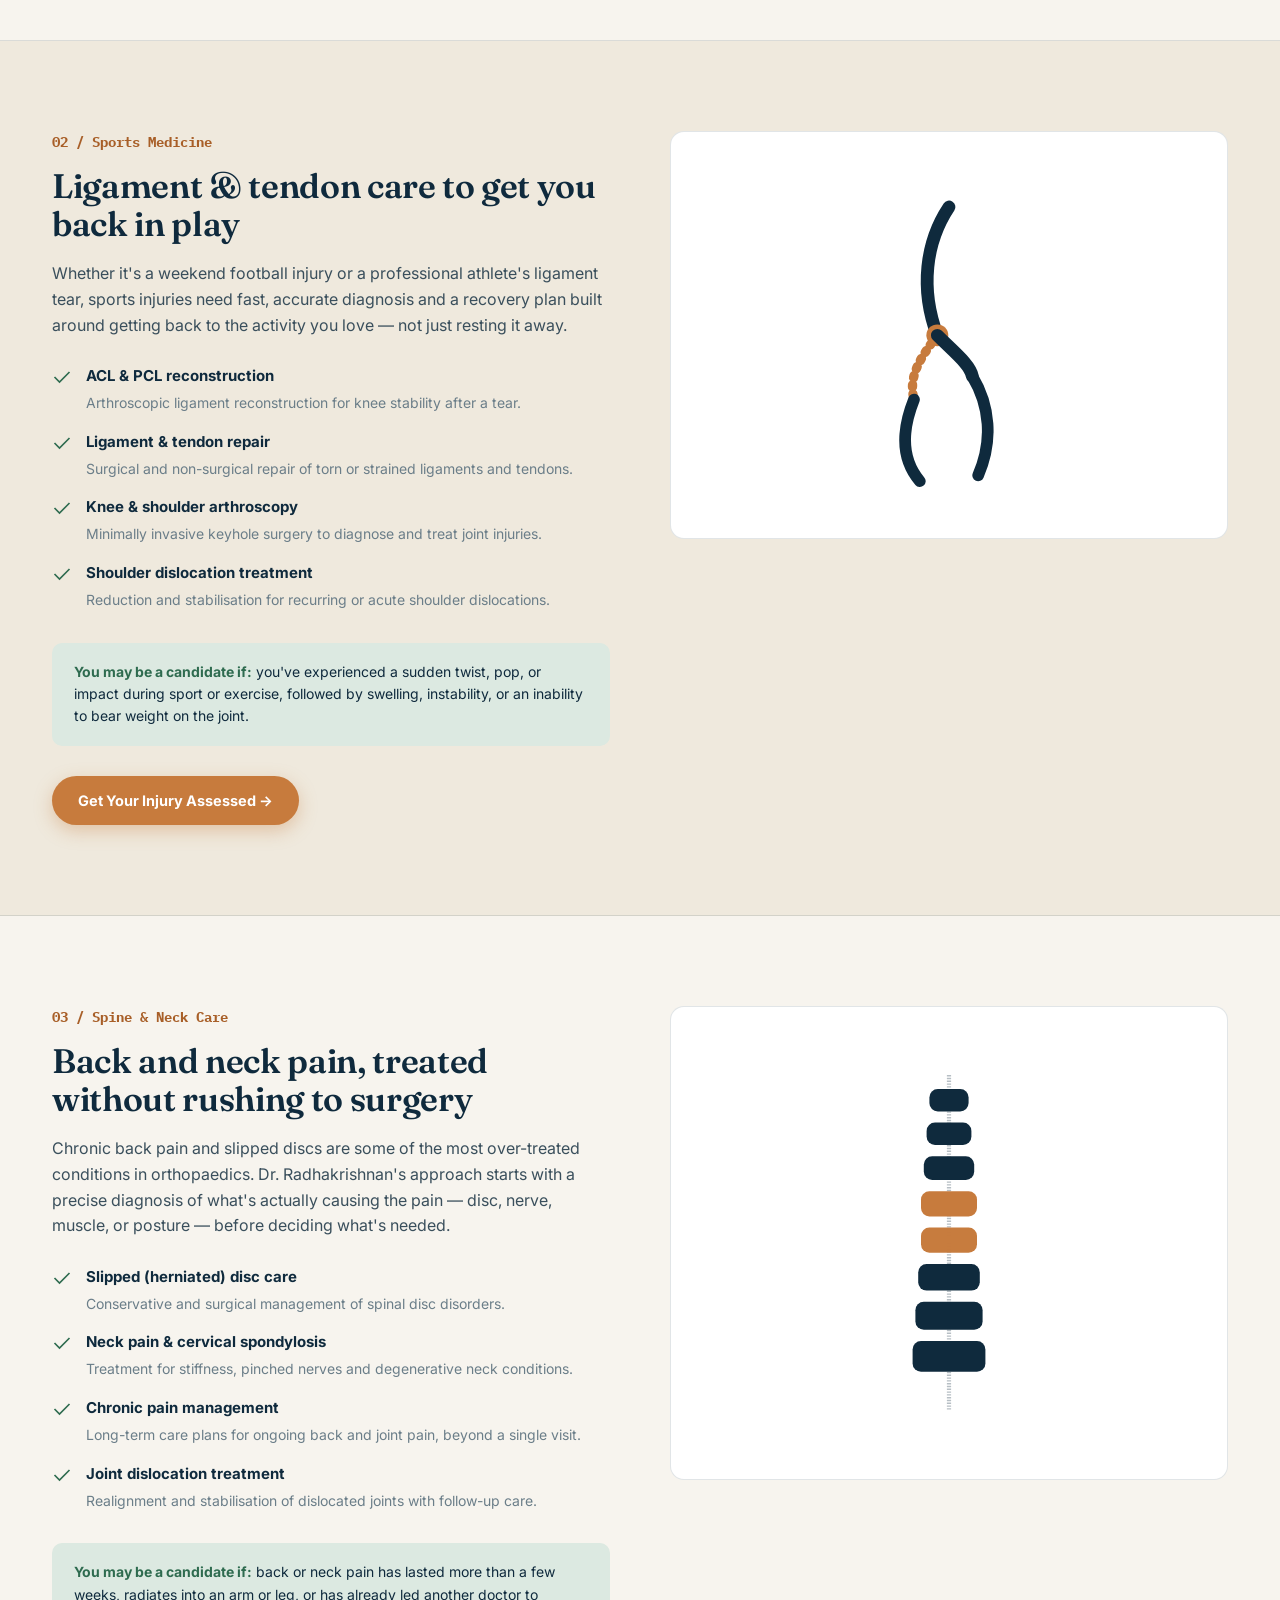
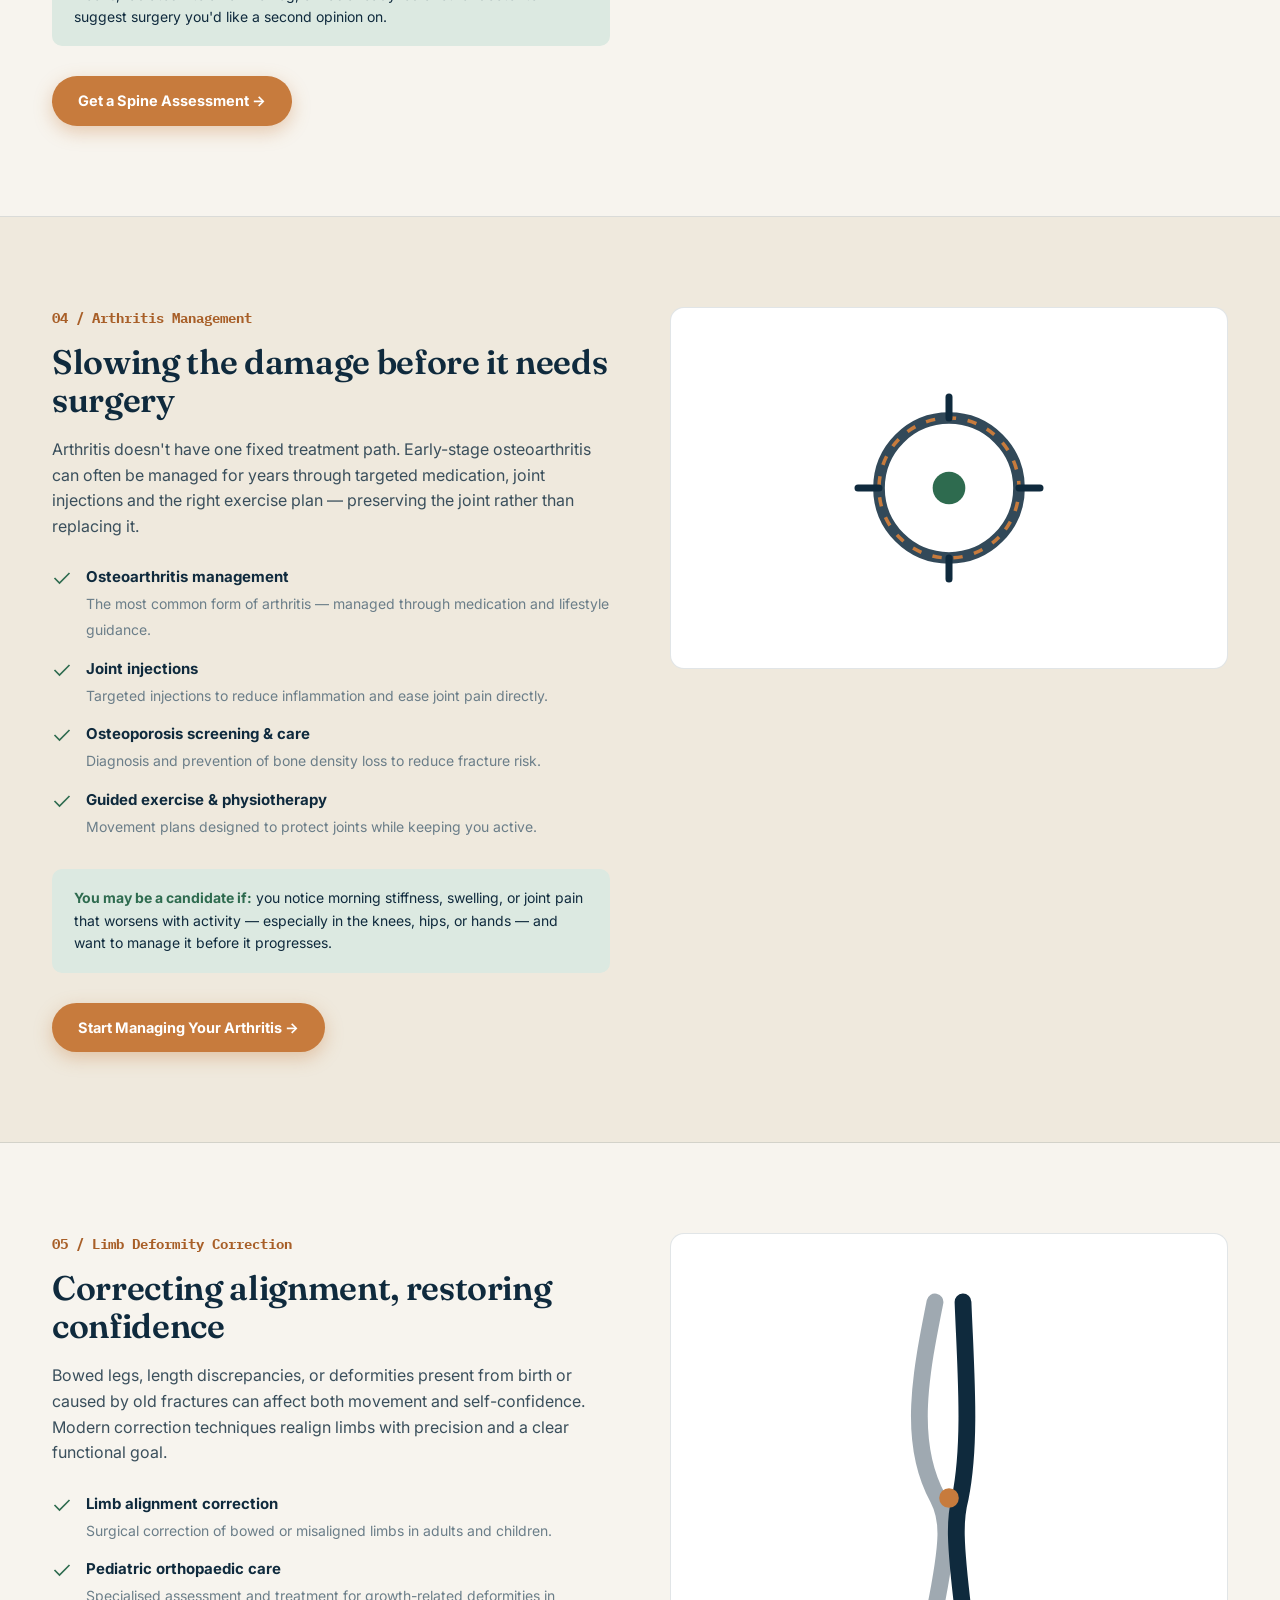
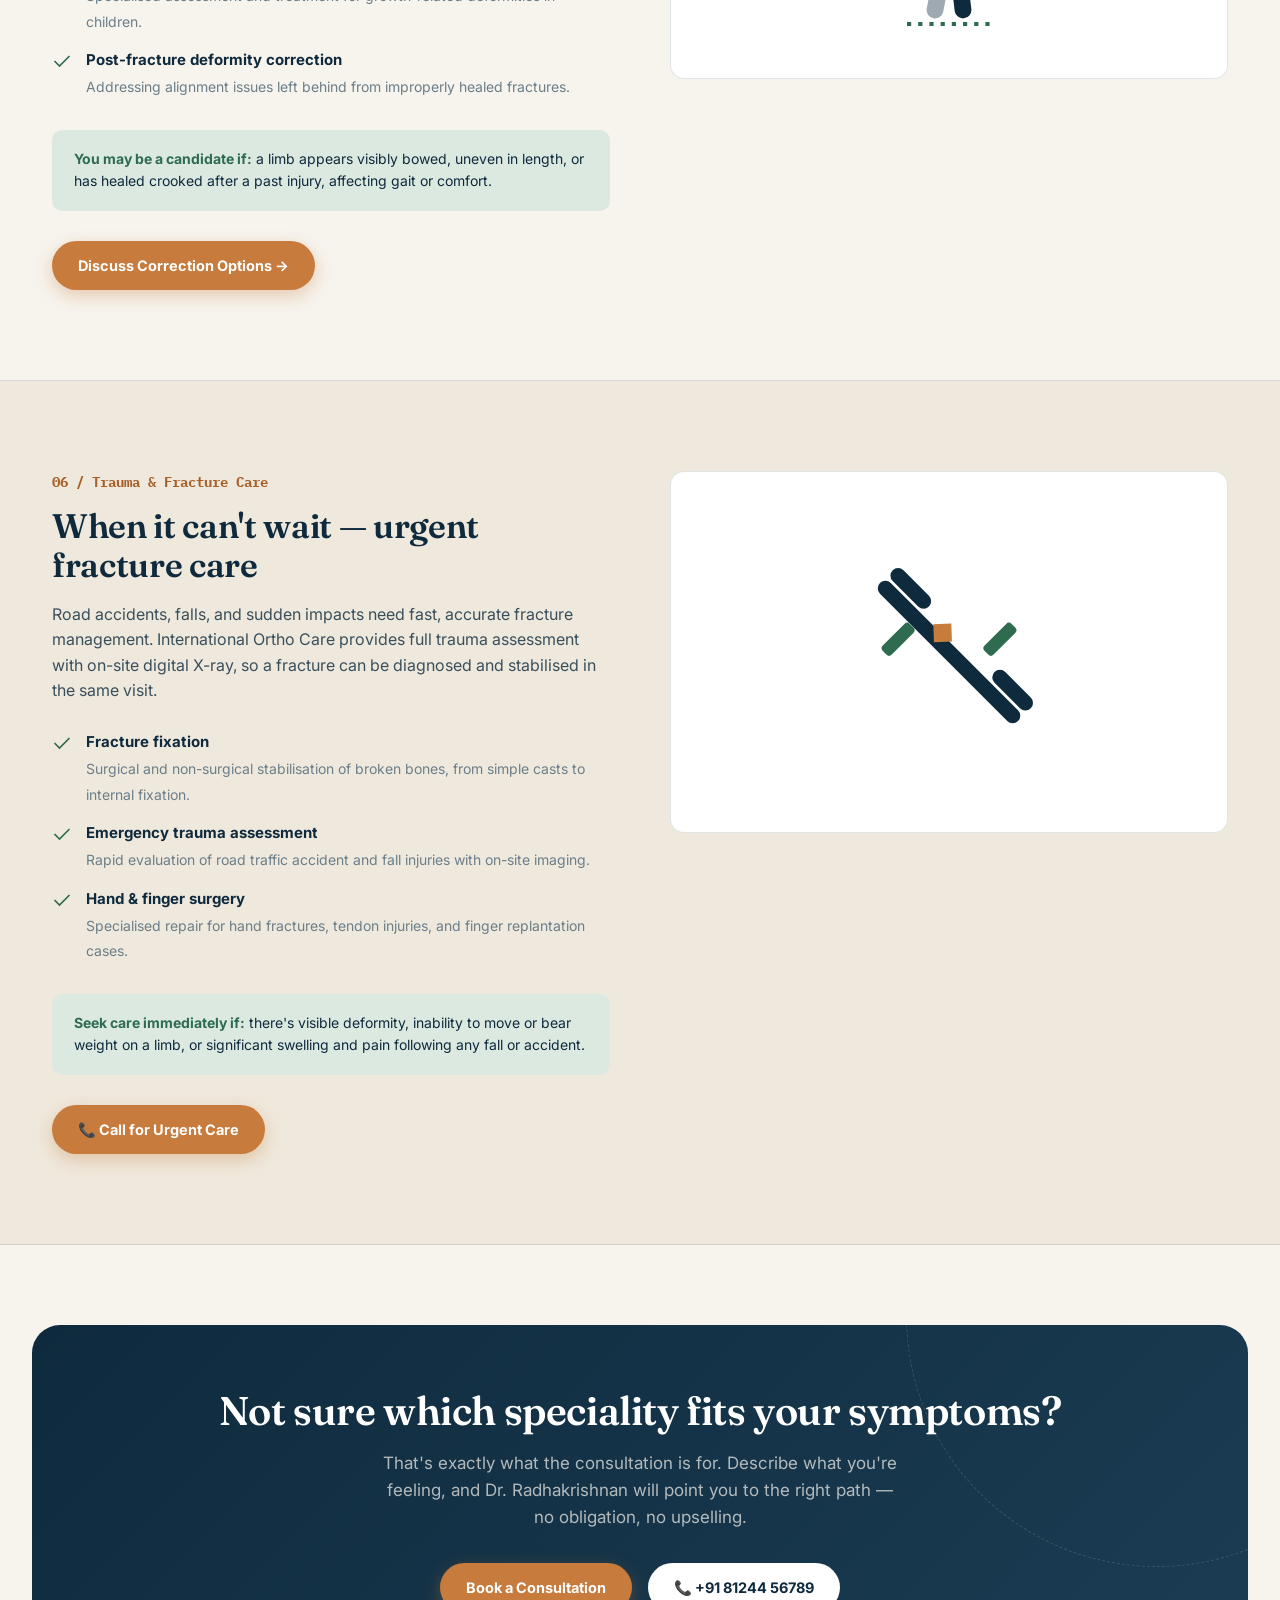
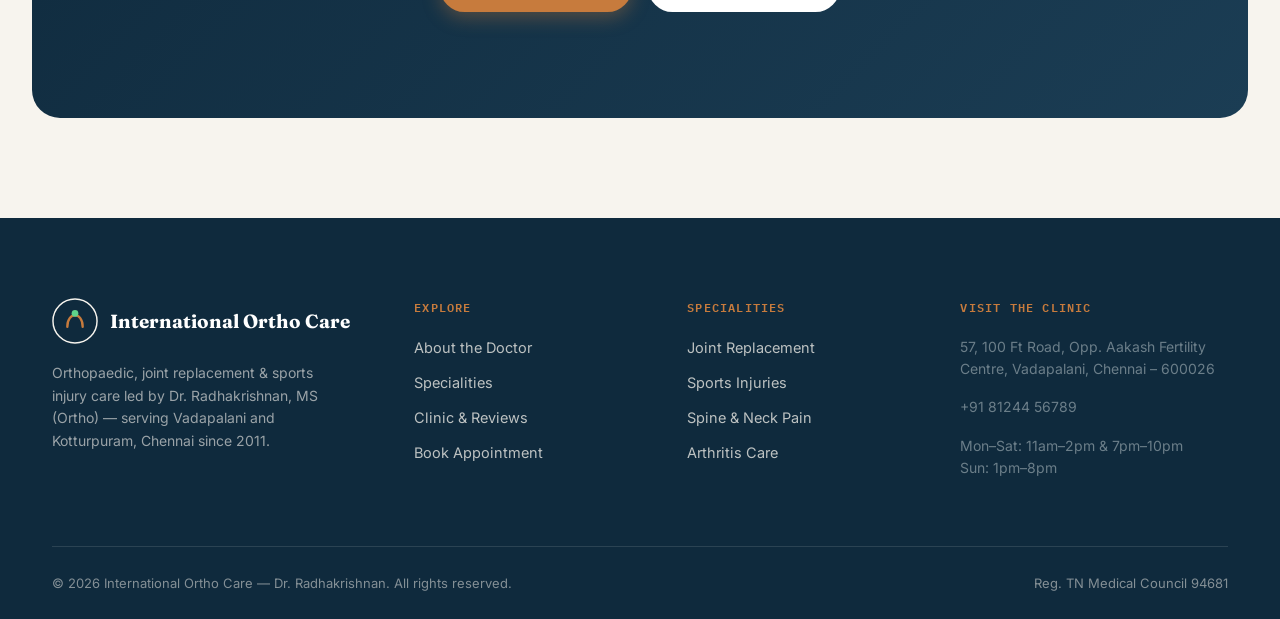
<file: services.html>
<!doctype html>
<html lang="en">
  <head>
    <meta charset="UTF-8" />
    <meta name="viewport" content="width=device-width, initial-scale=1.0" />
    <title>
      Orthopaedic Specialities | Joint Replacement, Sports Injury, Spine Care —
      International Ortho Care
    </title>
    <meta
      name="description"
      content="Explore every orthopaedic speciality at International Ortho Care, Vadapalani: knee & hip replacement, ACL reconstruction, spine care, arthritis management, limb deformity correction, and trauma & fracture care."
    />
    <link
      rel="canonical"
      href="https://www.internationalorthocare.com/services.html"
    />
    <link rel="preconnect" href="https://fonts.googleapis.com" />
    <link rel="preconnect" href="https://fonts.gstatic.com" crossorigin />
    <link rel="stylesheet" href="css/style.css" />
    <style>
      .page-hero {
        background: var(--navy);
        padding: 150px 0 60px;
      }
      .page-hero .eyebrow {
        color: var(--clay);
      }
      .page-hero h1 {
        color: var(--white);
        font-size: clamp(34px, 4vw, 50px);
        max-width: 760px;
      }
      .page-hero p {
        color: rgba(247, 244, 238, 0.7);
        font-size: 17px;
        max-width: 600px;
        margin-top: 16px;
      }
      .breadcrumb {
        font-family: var(--mono);
        font-size: 12.5px;
        color: rgba(247, 244, 238, 0.5);
        margin-bottom: 20px;
      }
      .breadcrumb a {
        color: var(--clay);
      }

      .jump-nav {
        background: var(--white);
        border-bottom: 1px solid var(--line);
        position: sticky;
        top: 79px;
        z-index: 150;
      }
      .jump-nav .container {
        display: flex;
        gap: 8px;
        overflow-x: auto;
        padding: 16px 32px;
        scrollbar-width: none;
      }
      .jump-nav .container::-webkit-scrollbar {
        display: none;
      }
      .jump-pill {
        font-size: 13.5px;
        font-weight: 600;
        padding: 9px 18px;
        border-radius: 100px;
        background: var(--bone-deep);
        color: var(--slate);
        white-space: nowrap;
        flex-shrink: 0;
        transition:
          background 0.25s,
          color 0.25s;
      }
      .jump-pill:hover {
        background: var(--clay);
        color: var(--white);
      }

      .service-block {
        padding: 90px 0;
        border-bottom: 1px solid var(--line);
      }
      .service-block:nth-child(even) {
        background: var(--bone-deep);
      }
      .service-block .container {
        display: grid;
        grid-template-columns: 1fr 1fr;
        gap: 60px;
        align-items: start;
      }
      .service-block.reverse .container {
        direction: rtl;
      }
      .service-block.reverse .container > * {
        direction: ltr;
      }
      .service-num {
        font-family: var(--mono);
        font-size: 14px;
        color: var(--clay-deep);
        font-weight: 700;
        margin-bottom: 14px;
      }
      .service-block h2 {
        font-size: clamp(26px, 3vw, 34px);
        margin-bottom: 18px;
      }
      .service-block .lead {
        font-size: 16px;
        color: var(--slate);
        margin-bottom: 26px;
      }
      .service-feature-list {
        display: flex;
        flex-direction: column;
        gap: 14px;
        margin-bottom: 30px;
      }
      .sf-item {
        display: flex;
        gap: 14px;
        align-items: flex-start;
      }
      .sf-item svg {
        flex-shrink: 0;
        margin-top: 3px;
        color: var(--recovery);
      }
      .sf-item strong {
        display: block;
        font-size: 15px;
        color: var(--navy);
        margin-bottom: 2px;
      }
      .sf-item span {
        font-size: 14px;
        color: var(--slate-light);
      }

      .service-visual {
        background: var(--white);
        border-radius: var(--radius);
        border: 1px solid var(--line);
        padding: 40px;
        display: flex;
        align-items: center;
        justify-content: center;
        min-height: 340px;
      }
      .service-block:nth-child(even) .service-visual {
        background: var(--white);
      }
      .service-visual svg {
        width: 100%;
        max-width: 280px;
      }

      .candidate-box {
        background: var(--recovery-light);
        border-radius: 10px;
        padding: 18px 22px;
        margin-top: 6px;
        font-size: 14px;
        color: var(--navy);
      }
      .candidate-box strong {
        color: var(--recovery);
      }
    </style>
  </head>
  <body>
    <a href="#main" class="skip-link">Skip to main content</a>

    <div class="topbar">
      <div class="container">
        <div class="topbar-left">
          <span
            ><span class="dot-live"></span> Open today · 7:00 PM – 10:00
            PM</span
          >
          <span>📍 Vadapalani &amp; Kotturpuram, Chennai</span>
          <span>15 yrs in orthopaedic care</span>
        </div>
        <a href="tel:+918124456789">Call now: +91 81244 56789</a>
      </div>
    </div>

    <header class="site-header">
      <div class="container nav-row">
        <a href="index.html" class="brand">
          <svg class="brand-mark" viewBox="0 0 48 48" fill="none">
            <circle
              cx="24"
              cy="24"
              r="23"
              stroke="#0F2A3D"
              stroke-width="1.5"
            />
            <path
              d="M16 30 C16 22, 20 18, 24 18 C28 18, 32 22, 32 30"
              stroke="#C77B3D"
              stroke-width="2.5"
              stroke-linecap="round"
              fill="none"
            />
            <circle cx="24" cy="16" r="3.5" fill="#2E6B4F" />
            <circle cx="16" cy="32" r="2.5" fill="#0F2A3D" />
            <circle cx="32" cy="32" r="2.5" fill="#0F2A3D" />
          </svg>
          <span class="brand-text"
            ><strong>International Ortho Care</strong
            ><span>Dr. Radhakrishnan · Vadapalani</span></span
          >
        </a>
        <nav class="main-nav">
          <ul>
            <li><a href="index.html">Home</a></li>
            <li><a href="about.html">About Doctor</a></li>
            <li><a href="services.html">Specialities</a></li>
            <li><a href="gallery.html">Clinic &amp; Reviews</a></li>
            <li><a href="contact.html">Visit Us</a></li>
          </ul>
        </nav>
        <div class="nav-cta">
          <a href="tel:+918124456789" class="btn btn-ghost btn-sm"
            >📞 +91 81244 56789</a
          >
          <a href="contact.html#book" class="btn btn-primary btn-sm"
            >Book Appointment</a
          >
        </div>
        <button class="nav-toggle" aria-label="Open menu">
          <span></span><span></span><span></span>
        </button>
      </div>
    </header>

    <div class="mobile-menu">
      <button class="mobile-close" aria-label="Close menu">
        <svg viewBox="0 0 24 24" fill="none">
          <path
            d="M5 5L19 19M19 5L5 19"
            stroke="currentColor"
            stroke-width="2"
            stroke-linecap="round"
          />
        </svg>
      </button>
      <ul>
        <li><a href="index.html">Home</a></li>
        <li><a href="about.html">About Doctor</a></li>
        <li><a href="services.html">Specialities</a></li>
        <li><a href="gallery.html">Clinic &amp; Reviews</a></li>
        <li><a href="contact.html">Visit Us</a></li>
      </ul>
      <a
        href="tel:+918124456789"
        class="btn btn-light btn-block"
        style="margin-bottom: 12px"
        >📞 Call +91 81244 56789</a
      >
      <a href="contact.html#book" class="btn btn-primary btn-block"
        >Book Appointment</a
      >
    </div>

    <main id="main">
      <section class="page-hero">
        <div class="container">
          <div class="breadcrumb">
            <a href="index.html">Home</a> / Specialities
          </div>
          <div class="eyebrow">Six Areas of Focused Expertise</div>
          <h1>Not a general clinic — an orthopaedic specialist practice.</h1>
          <p>
            Every speciality below is something Dr. Radhakrishnan treats
            routinely, not occasionally. Find your condition and see exactly
            what treatment looks like here.
          </p>
        </div>
      </section>

      <nav class="jump-nav">
        <div class="container">
          <a href="#joint-replacement" class="jump-pill">Joint Replacement</a>
          <a href="#sports-injury" class="jump-pill">Sports Injuries</a>
          <a href="#spine" class="jump-pill">Spine &amp; Neck Pain</a>
          <a href="#arthritis" class="jump-pill">Arthritis</a>
          <a href="#deformity" class="jump-pill">Limb Deformity</a>
          <a href="#trauma" class="jump-pill">Trauma &amp; Fractures</a>
        </div>
      </nav>

      <!-- 01 JOINT REPLACEMENT -->
      <section class="service-block" id="joint-replacement">
        <div class="container">
          <div class="reveal">
            <div class="service-num">01 / Joint Replacement Surgery</div>
            <h2>Knee &amp; Hip Replacement, with same-day mobilisation</h2>
            <p class="lead">
              When arthritis or injury has worn down a joint beyond what
              medication and physiotherapy can manage, joint replacement
              restores both function and quality of life — and modern minimally
              invasive technique means recovery starts almost immediately.
            </p>
            <div class="service-feature-list">
              <div class="sf-item">
                <svg width="20" height="20" viewBox="0 0 24 24" fill="none">
                  <path
                    d="M3 12L9 18L21 6"
                    stroke="currentColor"
                    stroke-width="2"
                  />
                </svg>
                <div>
                  <strong>Total &amp; partial knee replacement</strong
                  ><span
                    >Full or single-compartment resurfacing depending on the
                    extent of joint damage.</span
                  >
                </div>
              </div>
              <div class="sf-item">
                <svg width="20" height="20" viewBox="0 0 24 24" fill="none">
                  <path
                    d="M3 12L9 18L21 6"
                    stroke="currentColor"
                    stroke-width="2"
                  />
                </svg>
                <div>
                  <strong>Hip arthroplasty</strong
                  ><span
                    >Replacing a damaged hip joint with a prosthesis to
                    eliminate pain and restore mobility.</span
                  >
                </div>
              </div>
              <div class="sf-item">
                <svg width="20" height="20" viewBox="0 0 24 24" fill="none">
                  <path
                    d="M3 12L9 18L21 6"
                    stroke="currentColor"
                    stroke-width="2"
                  />
                </svg>
                <div>
                  <strong>Revision (re-do) joint replacement</strong
                  ><span
                    >For patients whose earlier implant needs to be revised or
                    replaced.</span
                  >
                </div>
              </div>
              <div class="sf-item">
                <svg width="20" height="20" viewBox="0 0 24 24" fill="none">
                  <path
                    d="M3 12L9 18L21 6"
                    stroke="currentColor"
                    stroke-width="2"
                  />
                </svg>
                <div>
                  <strong>Shoulder replacement</strong
                  ><span
                    >For severe shoulder arthritis or joint damage affecting arm
                    mobility.</span
                  >
                </div>
              </div>
            </div>
            <div class="candidate-box">
              <strong>You may be a candidate if:</strong> walking, climbing
              stairs, or simply standing from a chair has become consistently
              painful, and conservative treatment (medication, physiotherapy,
              injections) is no longer giving lasting relief.
            </div>
            <a
              href="contact.html#book"
              class="btn btn-primary"
              style="margin-top: 30px"
              >Discuss Your Joint Pain →</a
            >
          </div>
          <div class="service-visual reveal">
            <svg viewBox="0 0 240 280" fill="none">
              <path
                d="M100 20C92 50 90 90 98 120L102 140"
                stroke="#0F2A3D"
                stroke-width="12"
                stroke-linecap="round"
                fill="none"
              />
              <path
                d="M140 20C148 50 150 90 142 120L138 140"
                stroke="#0F2A3D"
                stroke-width="12"
                stroke-linecap="round"
                fill="none"
              />
              <circle cx="120" cy="148" r="34" fill="#C77B3D" opacity="0.18" />
              <circle cx="120" cy="148" r="20" fill="#C77B3D" />
              <circle
                cx="120"
                cy="148"
                r="34"
                stroke="#2E6B4F"
                stroke-width="2"
                stroke-dasharray="3 5"
                fill="none"
              >
                <animateTransform
                  attributeName="transform"
                  type="rotate"
                  from="0 120 148"
                  to="360 120 148"
                  dur="10s"
                  repeatCount="indefinite"
                />
              </circle>
              <path
                d="M106 165C100 195 98 230 105 260"
                stroke="#0F2A3D"
                stroke-width="11"
                stroke-linecap="round"
                fill="none"
              />
              <path
                d="M134 165C140 195 142 230 135 260"
                stroke="#0F2A3D"
                stroke-width="11"
                stroke-linecap="round"
                fill="none"
              />
            </svg>
          </div>
        </div>
      </section>

      <!-- 02 SPORTS INJURY -->
      <section class="service-block reverse" id="sports-injury">
        <div class="container">
          <div class="service-visual reveal">
            <svg viewBox="0 0 240 280" fill="none">
              <path
                d="M120 30C100 60 95 100 110 140"
                stroke="#0F2A3D"
                stroke-width="11"
                stroke-linecap="round"
                fill="none"
              />
              <path
                d="M110 140C95 160 85 175 90 195"
                stroke="#C77B3D"
                stroke-width="8"
                stroke-linecap="round"
                fill="none"
                stroke-dasharray="2 6"
              />
              <circle cx="110" cy="140" r="9" fill="#C77B3D">
                <animate
                  attributeName="r"
                  values="8;11;8"
                  dur="1.8s"
                  repeatCount="indefinite"
                />
              </circle>
              <path
                d="M90 195C80 220 78 245 95 265"
                stroke="#0F2A3D"
                stroke-width="10"
                stroke-linecap="round"
                fill="none"
              />
              <path
                d="M140 175C155 200 158 230 145 260"
                stroke="#0F2A3D"
                stroke-width="10"
                stroke-linecap="round"
                fill="none"
              />
              <path
                d="M110 140C125 155 138 165 140 175"
                stroke="#0F2A3D"
                stroke-width="11"
                stroke-linecap="round"
                fill="none"
              />
            </svg>
          </div>
          <div class="reveal">
            <div class="service-num">02 / Sports Medicine</div>
            <h2>Ligament &amp; tendon care to get you back in play</h2>
            <p class="lead">
              Whether it's a weekend football injury or a professional athlete's
              ligament tear, sports injuries need fast, accurate diagnosis and a
              recovery plan built around getting back to the activity you love —
              not just resting it away.
            </p>
            <div class="service-feature-list">
              <div class="sf-item">
                <svg width="20" height="20" viewBox="0 0 24 24" fill="none">
                  <path
                    d="M3 12L9 18L21 6"
                    stroke="currentColor"
                    stroke-width="2"
                  />
                </svg>
                <div>
                  <strong>ACL &amp; PCL reconstruction</strong
                  ><span
                    >Arthroscopic ligament reconstruction for knee stability
                    after a tear.</span
                  >
                </div>
              </div>
              <div class="sf-item">
                <svg width="20" height="20" viewBox="0 0 24 24" fill="none">
                  <path
                    d="M3 12L9 18L21 6"
                    stroke="currentColor"
                    stroke-width="2"
                  />
                </svg>
                <div>
                  <strong>Ligament &amp; tendon repair</strong
                  ><span
                    >Surgical and non-surgical repair of torn or strained
                    ligaments and tendons.</span
                  >
                </div>
              </div>
              <div class="sf-item">
                <svg width="20" height="20" viewBox="0 0 24 24" fill="none">
                  <path
                    d="M3 12L9 18L21 6"
                    stroke="currentColor"
                    stroke-width="2"
                  />
                </svg>
                <div>
                  <strong>Knee &amp; shoulder arthroscopy</strong
                  ><span
                    >Minimally invasive keyhole surgery to diagnose and treat
                    joint injuries.</span
                  >
                </div>
              </div>
              <div class="sf-item">
                <svg width="20" height="20" viewBox="0 0 24 24" fill="none">
                  <path
                    d="M3 12L9 18L21 6"
                    stroke="currentColor"
                    stroke-width="2"
                  />
                </svg>
                <div>
                  <strong>Shoulder dislocation treatment</strong
                  ><span
                    >Reduction and stabilisation for recurring or acute shoulder
                    dislocations.</span
                  >
                </div>
              </div>
            </div>
            <div class="candidate-box">
              <strong>You may be a candidate if:</strong> you've experienced a
              sudden twist, pop, or impact during sport or exercise, followed by
              swelling, instability, or an inability to bear weight on the
              joint.
            </div>
            <a
              href="contact.html#book"
              class="btn btn-primary"
              style="margin-top: 30px"
              >Get Your Injury Assessed →</a
            >
          </div>
        </div>
      </section>

      <!-- 03 SPINE -->
      <section class="service-block" id="spine">
        <div class="container">
          <div class="reveal">
            <div class="service-num">03 / Spine &amp; Neck Care</div>
            <h2>Back and neck pain, treated without rushing to surgery</h2>
            <p class="lead">
              Chronic back pain and slipped discs are some of the most
              over-treated conditions in orthopaedics. Dr. Radhakrishnan's
              approach starts with a precise diagnosis of what's actually
              causing the pain — disc, nerve, muscle, or posture — before
              deciding what's needed.
            </p>
            <div class="service-feature-list">
              <div class="sf-item">
                <svg width="20" height="20" viewBox="0 0 24 24" fill="none">
                  <path
                    d="M3 12L9 18L21 6"
                    stroke="currentColor"
                    stroke-width="2"
                  />
                </svg>
                <div>
                  <strong>Slipped (herniated) disc care</strong
                  ><span
                    >Conservative and surgical management of spinal disc
                    disorders.</span
                  >
                </div>
              </div>
              <div class="sf-item">
                <svg width="20" height="20" viewBox="0 0 24 24" fill="none">
                  <path
                    d="M3 12L9 18L21 6"
                    stroke="currentColor"
                    stroke-width="2"
                  />
                </svg>
                <div>
                  <strong>Neck pain &amp; cervical spondylosis</strong
                  ><span
                    >Treatment for stiffness, pinched nerves and degenerative
                    neck conditions.</span
                  >
                </div>
              </div>
              <div class="sf-item">
                <svg width="20" height="20" viewBox="0 0 24 24" fill="none">
                  <path
                    d="M3 12L9 18L21 6"
                    stroke="currentColor"
                    stroke-width="2"
                  />
                </svg>
                <div>
                  <strong>Chronic pain management</strong
                  ><span
                    >Long-term care plans for ongoing back and joint pain,
                    beyond a single visit.</span
                  >
                </div>
              </div>
              <div class="sf-item">
                <svg width="20" height="20" viewBox="0 0 24 24" fill="none">
                  <path
                    d="M3 12L9 18L21 6"
                    stroke="currentColor"
                    stroke-width="2"
                  />
                </svg>
                <div>
                  <strong>Joint dislocation treatment</strong
                  ><span
                    >Realignment and stabilisation of dislocated joints with
                    follow-up care.</span
                  >
                </div>
              </div>
            </div>
            <div class="candidate-box">
              <strong>You may be a candidate if:</strong> back or neck pain has
              lasted more than a few weeks, radiates into an arm or leg, or has
              already led another doctor to suggest surgery you'd like a second
              opinion on.
            </div>
            <a
              href="contact.html#book"
              class="btn btn-primary"
              style="margin-top: 30px"
              >Get a Spine Assessment →</a
            >
          </div>
          <div class="service-visual reveal">
            <svg viewBox="0 0 200 280" fill="none">
              <path
                d="M100 20V260"
                stroke="#0F2A3D"
                stroke-width="3"
                stroke-dasharray="1 1"
                opacity="0.3"
              />
              <g>
                <rect
                  x="86"
                  y="30"
                  width="28"
                  height="16"
                  rx="6"
                  fill="#0F2A3D"
                />
                <rect
                  x="84"
                  y="54"
                  width="32"
                  height="16"
                  rx="6"
                  fill="#0F2A3D"
                />
                <rect
                  x="82"
                  y="78"
                  width="36"
                  height="17"
                  rx="6"
                  fill="#0F2A3D"
                />
                <rect
                  x="80"
                  y="103"
                  width="40"
                  height="18"
                  rx="6"
                  fill="#C77B3D"
                />
                <rect
                  x="80"
                  y="129"
                  width="40"
                  height="18"
                  rx="6"
                  fill="#C77B3D"
                >
                  <animate
                    attributeName="opacity"
                    values="1;0.5;1"
                    dur="2.2s"
                    repeatCount="indefinite"
                  />
                </rect>
                <rect
                  x="78"
                  y="155"
                  width="44"
                  height="19"
                  rx="6"
                  fill="#0F2A3D"
                />
                <rect
                  x="76"
                  y="182"
                  width="48"
                  height="20"
                  rx="6"
                  fill="#0F2A3D"
                />
                <rect
                  x="74"
                  y="210"
                  width="52"
                  height="22"
                  rx="6"
                  fill="#0F2A3D"
                />
              </g>
            </svg>
          </div>
        </div>
      </section>

      <!-- 04 ARTHRITIS -->
      <section class="service-block reverse" id="arthritis">
        <div class="container">
          <div class="service-visual reveal">
            <svg viewBox="0 0 240 240" fill="none">
              <circle
                cx="120"
                cy="120"
                r="60"
                stroke="#0F2A3D"
                stroke-width="10"
                fill="none"
                opacity="0.85"
              />
              <circle
                cx="120"
                cy="120"
                r="60"
                stroke="#C77B3D"
                stroke-width="3"
                stroke-dasharray="8 10"
                fill="none"
              >
                <animateTransform
                  attributeName="transform"
                  type="rotate"
                  from="0 120 120"
                  to="360 120 120"
                  dur="18s"
                  repeatCount="indefinite"
                />
              </circle>
              <circle cx="120" cy="120" r="14" fill="#2E6B4F" />
              <path
                d="M120 60V42M120 198V180M60 120H42M198 120H180"
                stroke="#0F2A3D"
                stroke-width="6"
                stroke-linecap="round"
              />
            </svg>
          </div>
          <div class="reveal">
            <div class="service-num">04 / Arthritis Management</div>
            <h2>Slowing the damage before it needs surgery</h2>
            <p class="lead">
              Arthritis doesn't have one fixed treatment path. Early-stage
              osteoarthritis can often be managed for years through targeted
              medication, joint injections and the right exercise plan —
              preserving the joint rather than replacing it.
            </p>
            <div class="service-feature-list">
              <div class="sf-item">
                <svg width="20" height="20" viewBox="0 0 24 24" fill="none">
                  <path
                    d="M3 12L9 18L21 6"
                    stroke="currentColor"
                    stroke-width="2"
                  />
                </svg>
                <div>
                  <strong>Osteoarthritis management</strong
                  ><span
                    >The most common form of arthritis — managed through
                    medication and lifestyle guidance.</span
                  >
                </div>
              </div>
              <div class="sf-item">
                <svg width="20" height="20" viewBox="0 0 24 24" fill="none">
                  <path
                    d="M3 12L9 18L21 6"
                    stroke="currentColor"
                    stroke-width="2"
                  />
                </svg>
                <div>
                  <strong>Joint injections</strong
                  ><span
                    >Targeted injections to reduce inflammation and ease joint
                    pain directly.</span
                  >
                </div>
              </div>
              <div class="sf-item">
                <svg width="20" height="20" viewBox="0 0 24 24" fill="none">
                  <path
                    d="M3 12L9 18L21 6"
                    stroke="currentColor"
                    stroke-width="2"
                  />
                </svg>
                <div>
                  <strong>Osteoporosis screening &amp; care</strong
                  ><span
                    >Diagnosis and prevention of bone density loss to reduce
                    fracture risk.</span
                  >
                </div>
              </div>
              <div class="sf-item">
                <svg width="20" height="20" viewBox="0 0 24 24" fill="none">
                  <path
                    d="M3 12L9 18L21 6"
                    stroke="currentColor"
                    stroke-width="2"
                  />
                </svg>
                <div>
                  <strong>Guided exercise &amp; physiotherapy</strong
                  ><span
                    >Movement plans designed to protect joints while keeping you
                    active.</span
                  >
                </div>
              </div>
            </div>
            <div class="candidate-box">
              <strong>You may be a candidate if:</strong> you notice morning
              stiffness, swelling, or joint pain that worsens with activity —
              especially in the knees, hips, or hands — and want to manage it
              before it progresses.
            </div>
            <a
              href="contact.html#book"
              class="btn btn-primary"
              style="margin-top: 30px"
              >Start Managing Your Arthritis →</a
            >
          </div>
        </div>
      </section>

      <!-- 05 LIMB DEFORMITY -->
      <section class="service-block" id="deformity">
        <div class="container">
          <div class="reveal">
            <div class="service-num">05 / Limb Deformity Correction</div>
            <h2>Correcting alignment, restoring confidence</h2>
            <p class="lead">
              Bowed legs, length discrepancies, or deformities present from
              birth or caused by old fractures can affect both movement and
              self-confidence. Modern correction techniques realign limbs with
              precision and a clear functional goal.
            </p>
            <div class="service-feature-list">
              <div class="sf-item">
                <svg width="20" height="20" viewBox="0 0 24 24" fill="none">
                  <path
                    d="M3 12L9 18L21 6"
                    stroke="currentColor"
                    stroke-width="2"
                  />
                </svg>
                <div>
                  <strong>Limb alignment correction</strong
                  ><span
                    >Surgical correction of bowed or misaligned limbs in adults
                    and children.</span
                  >
                </div>
              </div>
              <div class="sf-item">
                <svg width="20" height="20" viewBox="0 0 24 24" fill="none">
                  <path
                    d="M3 12L9 18L21 6"
                    stroke="currentColor"
                    stroke-width="2"
                  />
                </svg>
                <div>
                  <strong>Pediatric orthopaedic care</strong
                  ><span
                    >Specialised assessment and treatment for growth-related
                    deformities in children.</span
                  >
                </div>
              </div>
              <div class="sf-item">
                <svg width="20" height="20" viewBox="0 0 24 24" fill="none">
                  <path
                    d="M3 12L9 18L21 6"
                    stroke="currentColor"
                    stroke-width="2"
                  />
                </svg>
                <div>
                  <strong>Post-fracture deformity correction</strong
                  ><span
                    >Addressing alignment issues left behind from improperly
                    healed fractures.</span
                  >
                </div>
              </div>
            </div>
            <div class="candidate-box">
              <strong>You may be a candidate if:</strong> a limb appears visibly
              bowed, uneven in length, or has healed crooked after a past
              injury, affecting gait or comfort.
            </div>
            <a
              href="contact.html#book"
              class="btn btn-primary"
              style="margin-top: 30px"
              >Discuss Correction Options →</a
            >
          </div>
          <div class="service-visual reveal">
            <svg viewBox="0 0 200 260" fill="none">
              <path
                d="M90 20C80 70 70 120 92 160C100 175 100 190 90 240"
                stroke="#0F2A3D"
                stroke-width="12"
                stroke-linecap="round"
                fill="none"
                opacity="0.4"
              />
              <path
                d="M110 20C112 70 116 120 108 160C104 175 104 190 110 240"
                stroke="#0F2A3D"
                stroke-width="12"
                stroke-linecap="round"
                fill="none"
              />
              <circle cx="100" cy="160" r="7" fill="#C77B3D" />
              <path
                d="M70 250 L130 250"
                stroke="#2E6B4F"
                stroke-width="3"
                stroke-dasharray="3 5"
              />
            </svg>
          </div>
        </div>
      </section>

      <!-- 06 TRAUMA -->
      <section class="service-block reverse" id="trauma">
        <div class="container">
          <div class="service-visual reveal">
            <svg viewBox="0 0 220 220" fill="none">
              <path
                d="M60 60L160 160M70 50L90 70M150 130L170 150"
                stroke="#0F2A3D"
                stroke-width="12"
                stroke-linecap="round"
              />
              <path d="M95 95L105 85L115 95L105 105L95 95Z" fill="#C77B3D">
                <animateTransform
                  attributeName="transform"
                  type="rotate"
                  from="0 105 95"
                  to="360 105 95"
                  dur="6s"
                  repeatCount="indefinite"
                />
              </path>
              <rect
                x="55"
                y="95"
                width="30"
                height="10"
                rx="3"
                fill="#2E6B4F"
                transform="rotate(-45 70 100)"
              />
              <rect
                x="135"
                y="95"
                width="30"
                height="10"
                rx="3"
                fill="#2E6B4F"
                transform="rotate(-45 150 100)"
              />
            </svg>
          </div>
          <div class="reveal">
            <div class="service-num">06 / Trauma &amp; Fracture Care</div>
            <h2>When it can't wait — urgent fracture care</h2>
            <p class="lead">
              Road accidents, falls, and sudden impacts need fast, accurate
              fracture management. International Ortho Care provides full trauma
              assessment with on-site digital X-ray, so a fracture can be
              diagnosed and stabilised in the same visit.
            </p>
            <div class="service-feature-list">
              <div class="sf-item">
                <svg width="20" height="20" viewBox="0 0 24 24" fill="none">
                  <path
                    d="M3 12L9 18L21 6"
                    stroke="currentColor"
                    stroke-width="2"
                  />
                </svg>
                <div>
                  <strong>Fracture fixation</strong
                  ><span
                    >Surgical and non-surgical stabilisation of broken bones,
                    from simple casts to internal fixation.</span
                  >
                </div>
              </div>
              <div class="sf-item">
                <svg width="20" height="20" viewBox="0 0 24 24" fill="none">
                  <path
                    d="M3 12L9 18L21 6"
                    stroke="currentColor"
                    stroke-width="2"
                  />
                </svg>
                <div>
                  <strong>Emergency trauma assessment</strong
                  ><span
                    >Rapid evaluation of road traffic accident and fall injuries
                    with on-site imaging.</span
                  >
                </div>
              </div>
              <div class="sf-item">
                <svg width="20" height="20" viewBox="0 0 24 24" fill="none">
                  <path
                    d="M3 12L9 18L21 6"
                    stroke="currentColor"
                    stroke-width="2"
                  />
                </svg>
                <div>
                  <strong>Hand &amp; finger surgery</strong
                  ><span
                    >Specialised repair for hand fractures, tendon injuries, and
                    finger replantation cases.</span
                  >
                </div>
              </div>
            </div>
            <div class="candidate-box">
              <strong>Seek care immediately if:</strong> there's visible
              deformity, inability to move or bear weight on a limb, or
              significant swelling and pain following any fall or accident.
            </div>
            <a
              href="tel:+918124456789"
              class="btn btn-primary"
              style="margin-top: 30px"
              >📞 Call for Urgent Care</a
            >
          </div>
        </div>
      </section>

      <section class="section-pad" style="padding-top: 80px">
        <div class="cta-banner reveal">
          <h2>Not sure which speciality fits your symptoms?</h2>
          <p>
            That's exactly what the consultation is for. Describe what you're
            feeling, and Dr. Radhakrishnan will point you to the right path — no
            obligation, no upselling.
          </p>
          <div class="hero-ctas">
            <a href="contact.html#book" class="btn btn-primary"
              >Book a Consultation</a
            >
            <a href="tel:+918124456789" class="btn btn-light"
              >📞 +91 81244 56789</a
            >
          </div>
        </div>
      </section>
    </main>

    <footer class="site-footer">
      <div class="container">
        <div class="footer-grid">
          <div class="footer-col footer-brand">
            <a href="index.html" class="brand">
              <svg class="brand-mark" viewBox="0 0 48 48" fill="none">
                <circle
                  cx="24"
                  cy="24"
                  r="23"
                  stroke="#F7F4EE"
                  stroke-width="1.5"
                />
                <path
                  d="M16 30 C16 22, 20 18, 24 18 C28 18, 32 22, 32 30"
                  stroke="#C77B3D"
                  stroke-width="2.5"
                  stroke-linecap="round"
                  fill="none"
                />
                <circle cx="24" cy="16" r="3.5" fill="#5FD38A" />
              </svg>
              <span class="brand-text"
                ><strong>International Ortho Care</strong></span
              >
            </a>
            <p>
              Orthopaedic, joint replacement &amp; sports injury care led by Dr.
              Radhakrishnan, MS (Ortho) — serving Vadapalani and Kotturpuram,
              Chennai since 2011.
            </p>
          </div>
          <div class="footer-col">
            <h5>Explore</h5>
            <ul>
              <li><a href="about.html">About the Doctor</a></li>
              <li><a href="services.html">Specialities</a></li>
              <li><a href="gallery.html">Clinic &amp; Reviews</a></li>
              <li><a href="contact.html">Book Appointment</a></li>
            </ul>
          </div>
          <div class="footer-col">
            <h5>Specialities</h5>
            <ul>
              <li>
                <a href="services.html#joint-replacement">Joint Replacement</a>
              </li>
              <li><a href="services.html#sports-injury">Sports Injuries</a></li>
              <li><a href="services.html#spine">Spine &amp; Neck Pain</a></li>
              <li><a href="services.html#arthritis">Arthritis Care</a></li>
            </ul>
          </div>
          <div class="footer-col">
            <h5>Visit the Clinic</h5>
            <div class="visit-row">
              <p>
                57, 100 Ft Road, Opp. Aakash Fertility Centre, Vadapalani,
                Chennai – 600026
              </p>
            </div>
            <div class="visit-row">
              <a href="tel:+918124456789">+91 81244 56789</a>
            </div>
            <div class="visit-row">
              <p>Mon–Sat: 11am–2pm &amp; 7pm–10pm<br />Sun: 1pm–8pm</p>
            </div>
          </div>
        </div>
        <div class="footer-bottom">
          <span
            >© 2026 International Ortho Care — Dr. Radhakrishnan. All rights
            reserved.</span
          ><span>Reg. TN Medical Council 94681</span>
        </div>
      </div>
    </footer>

    <div class="sticky-cta">
      <a href="tel:+918124456789" class="btn btn-ghost">📞 Call</a>
      <a href="contact.html#book" class="btn btn-primary">Book Appointment</a>
    </div>

    <a
      href="https://wa.me/918124456789?text=Hi%2C%20I%27d%20like%20to%20book%20an%20appointment"
      class="fab-whatsapp"
      aria-label="Chat on WhatsApp"
      target="_blank"
      rel="noopener"
    >
      <svg width="28" height="28" viewBox="0 0 24 24" fill="white">
        <path
          d="M12.04 2C6.58 2 2.13 6.45 2.13 11.91C2.13 13.66 2.6 15.36 3.48 16.86L2 22L7.32 20.55C8.76 21.34 10.38 21.76 12.04 21.76C17.5 21.76 21.95 17.31 21.95 11.85C21.95 9.2 20.92 6.71 19.05 4.84C17.18 2.96 14.69 2 12.04 2ZM12.04 19.93C10.56 19.93 9.12 19.53 7.86 18.78L7.55 18.6L4.83 19.33L5.58 16.7L5.38 16.38C4.55 15.06 4.11 13.51 4.11 11.91C4.11 7.52 7.65 3.97 12.05 3.97C14.18 3.97 16.18 4.8 17.67 6.3C19.16 7.79 19.98 9.78 19.97 11.85C19.97 16.24 16.43 19.93 12.04 19.93ZM16.56 13.99C16.32 13.87 15.15 13.29 14.93 13.21C14.71 13.13 14.55 13.09 14.39 13.33C14.23 13.57 13.77 14.11 13.62 14.27C13.48 14.43 13.34 14.45 13.1 14.33C12.86 14.21 12.13 13.96 11.36 13.27C10.66 12.65 10.21 11.89 10.07 11.65C9.93 11.41 10.06 11.27 10.18 11.15C10.3 11.03 10.46 10.83 10.6 10.65C10.74 10.47 10.78 10.35 10.86 10.19C10.94 10.03 10.9 9.89 10.82 9.77C10.74 9.65 10.34 8.69 10.16 8.27C9.98 7.85 9.78 7.91 9.62 7.91C9.46 7.91 9.18 7.91 8.94 8.13C8.7 8.35 8 9.01 8 10.33C8 11.65 8.96 12.93 9.1 13.13C9.24 13.33 11 16.05 13.7 17.07C16.4 18.09 16.4 17.73 16.84 17.69C17.28 17.65 18.36 17.05 18.58 16.41C18.8 15.77 18.8 15.23 18.72 15.13C18.64 15.03 16.8 14.11 16.56 13.99Z"
        />
      </svg>
    </a>

    <script src="js/main.js"></script>
  </body>
</html>
</file>
<file: css/style.css>
/* ============================================
   INTERNATIONAL ORTHO CARE — DESIGN SYSTEM
   ============================================ */

@import url('https://fonts.googleapis.com/css2?family=Fraunces:ital,opsz,wght@0,9..144,300..900;1,9..144,300..900&family=Inter:wght@400;500;600;700;800&family=IBM+Plex+Mono:wght@400;500;600&display=swap');

:root{
  /* Color tokens */
  --navy: #0F2A3D;
  --navy-soft: #1B3D54;
  --bone: #F7F4EE;
  --bone-deep: #EFE9DD;
  --clay: #C77B3D;
  --clay-deep: #A85F28;
  --recovery: #2E6B4F;
  --recovery-light: #DCE9E1;
  --slate: #3A4F5C;
  --slate-light: #6B7E89;
  --white: #FFFFFF;
  --line: rgba(15,42,61,0.12);

  /* Type */
  --display: 'Fraunces', serif;
  --body: 'Inter', sans-serif;
  --mono: 'IBM Plex Mono', monospace;

  --radius: 14px;
  --radius-sm: 8px;
  --ease: cubic-bezier(.22,1,.36,1);
}

*{ margin:0; padding:0; box-sizing:border-box; }
html{ scroll-behavior:smooth; }

@media (prefers-reduced-motion: reduce){
  html{ scroll-behavior:auto; }
  *, *::before, *::after{ animation-duration:0.001ms !important; animation-iteration-count:1 !important; transition-duration:0.001ms !important; scroll-behavior:auto !important; }
}

body{
  font-family: var(--body);
  background: var(--bone);
  color: var(--slate);
  line-height: 1.6;
  font-size: 16px;
  overflow-x: hidden;
  -webkit-font-smoothing: antialiased;
}

img{ max-width:100%; display:block; }
a{ color:inherit; text-decoration:none; }
ul{ list-style:none; }
button{ font-family:inherit; cursor:pointer; border:none; background:none; }

.container{
  max-width: 1240px;
  margin: 0 auto;
  padding: 0 32px;
}

h1,h2,h3,h4{
  font-family: var(--display);
  color: var(--navy);
  font-weight: 600;
  line-height: 1.12;
  letter-spacing: -0.01em;
}

.eyebrow{
  font-family: var(--mono);
  font-size: 12.5px;
  letter-spacing: 0.14em;
  text-transform: uppercase;
  color: var(--clay-deep);
  font-weight: 600;
  display:flex;
  align-items:center;
  gap:10px;
  margin-bottom: 18px;
}
.eyebrow::before{
  content:'';
  width:22px; height:2px;
  background: var(--clay);
  display:inline-block;
}

:focus-visible{
  outline: 3px solid var(--clay);
  outline-offset: 3px;
  border-radius: 4px;
}

/* ============ SKIP LINK ============ */
.skip-link{
  position:absolute; left:-999px; top:auto;
  background:var(--navy); color:var(--white); padding:10px 18px;
  z-index:999; border-radius:0 0 8px 0;
}
.skip-link:focus{ left:0; top:0; }

/* ============ TOPBAR (urgency strip) ============ */
.topbar{
  background: var(--navy);
  color: var(--bone);
  font-family: var(--mono);
  font-size: 13px;
}
.topbar .container{
  display:flex; justify-content:space-between; align-items:center;
  padding-top:9px; padding-bottom:9px;
  flex-wrap:wrap; gap:8px;
}
.topbar-left{ display:flex; gap:22px; align-items:center; flex-wrap:wrap; }
.topbar-left span{ display:flex; align-items:center; gap:7px; }
.dot-live{
  width:7px; height:7px; border-radius:50%; background:#5FD38A;
  box-shadow:0 0 0 0 rgba(95,211,138,.6);
  animation: pulse-dot 2s infinite;
}
@keyframes pulse-dot{
  0%{ box-shadow:0 0 0 0 rgba(95,211,138,.6); }
  70%{ box-shadow:0 0 0 6px rgba(95,211,138,0); }
  100%{ box-shadow:0 0 0 0 rgba(95,211,138,0); }
}
.topbar a{ color:var(--bone); border-bottom:1px solid rgba(247,244,238,.3); }
.topbar a:hover{ border-color: var(--clay); color: #fff; }

/* ============ HEADER / NAV ============ */
.site-header{
  background: rgba(247,244,238,0.92);
  backdrop-filter: blur(10px);
  position: sticky; top:0; z-index: 200;
  border-bottom: 1px solid var(--line);
  transition: box-shadow .3s var(--ease);
}
.site-header.scrolled{ box-shadow: 0 6px 24px rgba(15,42,61,0.08); }
.nav-row{
  display:flex; align-items:center; justify-content:space-between;
  padding: 16px 0;
}
.brand{ display:flex; align-items:center; gap:12px; }
.brand-mark{
  width:46px; height:46px; flex-shrink:0;
}
.brand-text{ display:flex; flex-direction:column; line-height:1.15; }
.brand-text strong{
  font-family: var(--display); font-size: 19px; color: var(--navy); font-weight:700;
}
.brand-text span{
  font-family: var(--mono); font-size: 10.5px; letter-spacing:.08em; color: var(--clay-deep); text-transform:uppercase;
}

.main-nav{ display:flex; align-items:center; gap:34px; }
.main-nav ul{ display:flex; gap:30px; }
.main-nav a{
  font-size: 14.5px; font-weight:600; color: var(--navy);
  position:relative; padding: 6px 0;
}
.main-nav a::after{
  content:''; position:absolute; left:0; bottom:0; width:0; height:2px;
  background: var(--clay); transition: width .3s var(--ease);
}
.main-nav a:hover::after, .main-nav a.active::after{ width:100%; }
.main-nav a.active{ color: var(--clay-deep); }

.nav-cta{ display:flex; align-items:center; gap:14px; }

.btn{
  display:inline-flex; align-items:center; justify-content:center; gap:9px;
  padding: 13px 26px;
  border-radius: 100px;
  font-weight:700; font-size:14.5px;
  transition: transform .25s var(--ease), box-shadow .25s var(--ease), background .25s var(--ease);
  white-space:nowrap;
}
.btn-primary{
  background: var(--clay); color: var(--white);
  box-shadow: 0 6px 18px rgba(199,123,61,0.35);
}
.btn-primary:hover{ background: var(--clay-deep); transform: translateY(-2px); box-shadow: 0 10px 24px rgba(199,123,61,0.45); }
.btn-ghost{
  background: transparent; color: var(--navy); border: 1.5px solid var(--line);
}
.btn-ghost:hover{ border-color: var(--navy); background: rgba(15,42,61,0.04); }
.btn-light{
  background: var(--white); color: var(--navy);
}
.btn-light:hover{ transform: translateY(-2px); box-shadow: 0 10px 24px rgba(0,0,0,0.12); }
.btn-block{ width:100%; }
.btn-sm{ padding:10px 18px; font-size:13.5px; }

.nav-toggle{ display:none; }

/* ============ HERO ============ */
.hero{
  position:relative;
  background: linear-gradient(180deg, var(--bone) 0%, var(--bone) 60%, var(--bone-deep) 100%);
  overflow:hidden;
  padding-top: 64px;
}
.hero .container{
  display:grid;
  grid-template-columns: 1.05fr 0.95fr;
  align-items:center;
  gap: 40px;
  padding-top: 56px;
  padding-bottom: 70px;
  min-height: 640px;
}
.hero-rating-chip{
  display:inline-flex; align-items:center; gap:10px;
  background:var(--white); border:1px solid var(--line);
  padding:8px 16px 8px 8px; border-radius:100px;
  font-family:var(--mono); font-size:13px; font-weight:600; color:var(--navy);
  margin-bottom:22px;
  box-shadow: 0 4px 14px rgba(15,42,61,0.06);
  opacity:0; animation: rise .7s var(--ease) .1s forwards;
}
.hero-rating-chip .stars{ color:#E8A33D; letter-spacing:1px; }
.hero h1{
  font-size: clamp(38px, 4.6vw, 58px);
  margin-bottom: 22px;
  opacity:0; animation: rise .8s var(--ease) .22s forwards;
}
.hero h1 em{
  font-style:italic; color: var(--clay-deep); font-weight:600;
  position:relative;
  white-space:nowrap;
}
.hero-lead{
  font-size: 18px; color: var(--slate); max-width: 540px; margin-bottom: 34px;
  opacity:0; animation: rise .8s var(--ease) .34s forwards;
}
.hero-ctas{
  display:flex; gap:16px; flex-wrap:wrap; margin-bottom:42px;
  opacity:0; animation: rise .8s var(--ease) .46s forwards;
}
.hero-trustbar{
  display:flex; gap:36px; flex-wrap:wrap;
  opacity:0; animation: rise .8s var(--ease) .58s forwards;
}
.hero-trustbar .stat{ display:flex; flex-direction:column; }
.hero-trustbar .stat strong{
  font-family: var(--mono); font-size: 26px; color: var(--navy); font-weight:600; line-height:1;
}
.hero-trustbar .stat span{ font-size:12.5px; color: var(--slate-light); margin-top:4px; }

@keyframes rise{
  from{ opacity:0; transform: translateY(18px); }
  to{ opacity:1; transform: translateY(0); }
}

/* --- Anatomical joint visual --- */
.hero-visual{
  position:relative;
  display:flex; align-items:center; justify-content:center;
  height: 100%;
}
.joint-stage{
  position:relative; width: 100%; max-width: 480px; aspect-ratio: 1/1.05;
}
.joint-ring{
  position:absolute; inset:0; border-radius:50%;
  background: radial-gradient(circle at 38% 32%, rgba(255,255,255,0.9), rgba(239,233,221,0.2) 70%);
  border: 1px dashed rgba(15,42,61,0.18);
  animation: spin-slow 60s linear infinite;
}
@keyframes spin-slow{ to{ transform: rotate(360deg); } }
.joint-svg{ position:relative; z-index:2; width:100%; height:100%; }
.joint-label{
  position:absolute; background: var(--white); border:1px solid var(--line);
  border-radius: 10px; padding:8px 13px; font-family:var(--mono); font-size:11.5px;
  font-weight:600; color: var(--navy); box-shadow: 0 6px 16px rgba(15,42,61,0.08);
  opacity:0; animation: tag-in .6s var(--ease) forwards;
}
.joint-label .dotline{
  position:absolute; width:1px; background: var(--clay); opacity:.5;
}
@keyframes tag-in{ from{opacity:0; transform:scale(.8);} to{opacity:1; transform:scale(1);} }

.scroll-cue{
  position:absolute; bottom:22px; left:50%; transform:translateX(-50%);
  display:flex; flex-direction:column; align-items:center; gap:8px;
  font-family:var(--mono); font-size:11px; letter-spacing:.1em; color: var(--slate-light);
  text-transform:uppercase;
}
.scroll-cue .line{ width:1px; height:26px; background: var(--slate-light); position:relative; overflow:hidden; }
.scroll-cue .line::after{
  content:''; position:absolute; top:-26px; left:0; width:1px; height:26px; background: var(--clay);
  animation: scroll-down 1.8s ease-in-out infinite;
}
@keyframes scroll-down{ to{ top:26px; } }

/* ============ SECTION SCAFFOLDING ============ */
section{ position:relative; }
.section-pad{ padding: 100px 0; }
.section-head{ max-width: 680px; margin-bottom: 56px; }
.section-head.center{ margin-left:auto; margin-right:auto; text-align:center; }
.section-head p{ font-size:17px; color: var(--slate-light); margin-top:14px; }

.bg-navy{ background: var(--navy); color: var(--bone); }
.bg-navy h2, .bg-navy h3, .bg-navy h4{ color: var(--white); }
.bg-navy .section-head p{ color: rgba(247,244,238,0.68); }
.bg-deep{ background: var(--bone-deep); }

/* reveal-on-scroll */
.reveal{ opacity:0; transform: translateY(28px); transition: opacity .7s var(--ease), transform .7s var(--ease); }
.reveal.in{ opacity:1; transform:translateY(0); }
.reveal-stagger > *{ opacity:0; transform: translateY(28px); transition: opacity .6s var(--ease), transform .6s var(--ease); }
.reveal-stagger.in > *{ opacity:1; transform:translateY(0); }
.reveal-stagger.in > *:nth-child(1){ transition-delay: .04s; }
.reveal-stagger.in > *:nth-child(2){ transition-delay: .12s; }
.reveal-stagger.in > *:nth-child(3){ transition-delay: .20s; }
.reveal-stagger.in > *:nth-child(4){ transition-delay: .28s; }
.reveal-stagger.in > *:nth-child(5){ transition-delay: .36s; }
.reveal-stagger.in > *:nth-child(6){ transition-delay: .44s; }
.reveal-stagger.in > *:nth-child(7){ transition-delay: .52s; }
.reveal-stagger.in > *:nth-child(8){ transition-delay: .60s; }

/* ============ TRUST STRIP ============ */
.trust-strip{ background: var(--white); border-bottom:1px solid var(--line); border-top:1px solid var(--line); }
.trust-strip .container{
  display:flex; justify-content:space-between; align-items:center; flex-wrap:wrap;
  gap: 26px; padding: 26px 32px;
}
.trust-item{ display:flex; align-items:center; gap:12px; font-size:14px; color: var(--slate); font-weight:600; }
.trust-item svg{ flex-shrink:0; color: var(--clay-deep); }

/* ============ SPECIALITIES GRID ============ */
.spec-grid{
  display:grid;
  grid-template-columns: repeat(3, 1fr);
  gap: 26px;
}
.spec-card{
  background: var(--white);
  border: 1px solid var(--line);
  border-radius: var(--radius);
  padding: 32px 28px;
  position: relative;
  overflow:hidden;
  transition: transform .35s var(--ease), box-shadow .35s var(--ease), border-color .35s var(--ease);
}
.spec-card::before{
  content:'';
  position:absolute; top:0; left:0; width:100%; height:4px;
  background: linear-gradient(90deg, var(--clay), var(--recovery));
  transform: scaleX(0); transform-origin:left;
  transition: transform .45s var(--ease);
}
.spec-card:hover{ transform: translateY(-6px); box-shadow: 0 18px 34px rgba(15,42,61,0.1); border-color: transparent; }
.spec-card:hover::before{ transform: scaleX(1); }
.spec-icon{
  width:54px; height:54px; border-radius: 14px;
  background: var(--recovery-light);
  display:flex; align-items:center; justify-content:center;
  color: var(--recovery); margin-bottom: 22px;
  transition: transform .4s var(--ease);
}
.spec-card:hover .spec-icon{ transform: rotate(-6deg) scale(1.06); }
.spec-card h3{ font-size:20px; margin-bottom:10px; }
.spec-card p{ font-size:14.5px; color: var(--slate-light); margin-bottom:18px; }
.spec-tags{ display:flex; flex-wrap:wrap; gap:8px; }
.spec-tags span{
  font-family:var(--mono); font-size:11px; background: var(--bone-deep);
  color: var(--slate); padding:5px 10px; border-radius:6px; font-weight:500;
}
.spec-card a.learn{
  display:inline-flex; align-items:center; gap:6px; margin-top:18px;
  font-size:13.5px; font-weight:700; color: var(--clay-deep);
}
.spec-card a.learn svg{ transition: transform .3s var(--ease); }
.spec-card a.learn:hover svg{ transform: translateX(4px); }

/* ============ RECOVERY TIMELINE (signature) ============ */
.timeline-wrap{ position:relative; padding-top: 30px; }
.timeline-track{
  position:relative;
  height: 6px; background: var(--line); border-radius:10px;
  margin: 0 10px 0 10px;
  overflow:visible;
}
.timeline-fill{
  position:absolute; left:0; top:0; height:100%;
  background: linear-gradient(90deg, var(--recovery), var(--clay));
  border-radius:10px; width:0%;
  transition: width 1.4s var(--ease);
}
.timeline-track.in .timeline-fill{ width:100%; }
.timeline-walker{
  position:absolute; top:-19px; left:0;
  width:44px; height:44px;
  transition: left 1.4s var(--ease);
}
.timeline-track.in .timeline-walker{ left: calc(100% - 44px); }
.timeline-points{
  display:grid; grid-template-columns: repeat(4,1fr);
  margin-top: 34px;
}
.t-point{ position:relative; padding-left:2px; }
.t-point .t-dot{
  width:14px; height:14px; border-radius:50%; background: var(--white);
  border:3px solid var(--clay); position:absolute; top:-49px; left:-7px;
}
.t-point:nth-child(1) .t-dot{ left:0; }
.t-point:nth-child(4) .t-dot{ left: calc(100% - 7px); }
.t-point:nth-child(2) .t-dot, .t-point:nth-child(3) .t-dot{ display:none; }
.t-point .t-day{ font-family:var(--mono); font-size:12px; color: var(--clay-deep); font-weight:700; margin-bottom:6px; display:block; }
.t-point h4{ font-size:17px; margin-bottom:6px; }
.t-point p{ font-size:13.5px; color: var(--slate-light); }

/* ============ DOCTOR PROFILE ============ */
.doctor-section .container{
  display:grid; grid-template-columns: 0.85fr 1.15fr; gap:64px; align-items:center;
}
.doctor-photo-wrap{ position:relative; }
.doctor-photo{
  border-radius: var(--radius);
  background: linear-gradient(155deg, var(--navy-soft), var(--navy));
  aspect-ratio: 4/5;
  display:flex; align-items:center; justify-content:center;
  position:relative; overflow:hidden;
}
.doctor-photo svg{ width:62%; opacity:.92; }
.doctor-badge{
  position:absolute; bottom:-20px; right:-20px;
  background: var(--white); border-radius: var(--radius);
  padding: 18px 22px; box-shadow: 0 14px 30px rgba(15,42,61,0.16);
  display:flex; align-items:center; gap:14px;
}
.doctor-badge strong{ font-family:var(--mono); font-size:24px; color:var(--navy); display:block; line-height:1; }
.doctor-badge span{ font-size:12px; color:var(--slate-light); }
.doctor-creds{ display:flex; flex-wrap:wrap; gap:10px; margin: 22px 0 26px; }
.doctor-creds span{
  font-size:13px; font-weight:600; background: var(--recovery-light); color: var(--recovery);
  padding:7px 14px; border-radius:100px;
}
.doctor-memberships{ display:grid; grid-template-columns: 1fr 1fr; gap:12px; margin-top:28px; }
.doctor-memberships li{
  font-size:14px; padding:12px 16px; background:var(--white); border:1px solid var(--line);
  border-radius:10px; display:flex; gap:10px; align-items:flex-start;
}
.doctor-memberships li svg{ flex-shrink:0; color:var(--recovery); margin-top:2px; }

/* ============ STATS BAND ============ */
.stats-band{ background: var(--navy); }
.stats-grid{
  display:grid; grid-template-columns: repeat(4,1fr); gap:0;
}
.stat-block{ text-align:center; padding: 50px 20px; border-right:1px solid rgba(247,244,238,0.12); }
.stat-block:last-child{ border-right:none; }
.stat-num{
  font-family: var(--mono); font-size: clamp(32px,4vw,48px); font-weight:600; color: var(--white);
  display:block; margin-bottom:8px;
}
.stat-label{ font-size:13.5px; color: rgba(247,244,238,0.6); }

/* ============ TESTIMONIALS ============ */
.testi-grid{ display:grid; grid-template-columns: repeat(3,1fr); gap:24px; }
.testi-card{
  background: var(--white); border-radius: var(--radius); padding: 30px 28px;
  border:1px solid var(--line); position:relative;
}
.testi-stars{ color:#E8A33D; font-size:15px; margin-bottom:16px; letter-spacing:2px; }
.testi-card p{ font-size:15px; color: var(--slate); margin-bottom:22px; }
.testi-foot{ display:flex; align-items:center; gap:12px; }
.testi-avatar{
  width:40px; height:40px; border-radius:50%; background: var(--bone-deep);
  display:flex; align-items:center; justify-content:center;
  font-family:var(--mono); font-weight:700; color: var(--navy); font-size:14px;
}
.testi-foot strong{ font-size:14px; color:var(--navy); display:block; }
.testi-foot span{ font-size:12.5px; color: var(--slate-light); }

/* ============ MAP / VISIT ============ */
.visit-section .container{ display:grid; grid-template-columns: 1fr 1fr; gap:50px; align-items:stretch; }
.visit-card{
  background: var(--white); border-radius: var(--radius); border:1px solid var(--line);
  padding: 38px; display:flex; flex-direction:column;
}
.visit-row{ display:flex; gap:16px; padding: 16px 0; border-bottom:1px solid var(--line); }
.visit-row:last-of-type{ border-bottom:none; }
.visit-row svg{ flex-shrink:0; color: var(--clay-deep); margin-top:3px; }
.visit-row h4{ font-size:15px; margin-bottom:4px; }
.visit-row p, .visit-row a{ font-size:14px; color: var(--slate-light); }
.map-embed{
  border-radius: var(--radius); overflow:hidden; border:1px solid var(--line);
  min-height: 360px; background: var(--bone-deep); position:relative;
}
.map-embed iframe{ width:100%; height:100%; min-height:360px; border:0; filter: saturate(0.9); }

/* ============ FAQ ============ */
.faq-list{ max-width:760px; margin:0 auto; }
.faq-item{ border-bottom:1px solid var(--line); }
.faq-q{
  width:100%; display:flex; justify-content:space-between; align-items:center;
  padding: 24px 4px; text-align:left; font-family:var(--display); font-size:18px;
  font-weight:600; color: var(--navy);
}
.faq-q .plus{
  width:26px; height:26px; border-radius:50%; border:1.5px solid var(--clay);
  position:relative; flex-shrink:0; transition: transform .3s var(--ease), background .3s var(--ease);
}
.faq-q .plus::before, .faq-q .plus::after{
  content:''; position:absolute; background: var(--clay-deep); top:50%; left:50%;
  transform: translate(-50%,-50%);
}
.faq-q .plus::before{ width:11px; height:1.6px; }
.faq-q .plus::after{ width:1.6px; height:11px; transition: opacity .3s; }
.faq-item.open .plus{ transform: rotate(180deg); background: var(--clay); }
.faq-item.open .plus::before, .faq-item.open .plus::after{ background: var(--white); }
.faq-item.open .plus::after{ opacity:0; }
.faq-a{ max-height:0; overflow:hidden; transition: max-height .4s var(--ease); }
.faq-a p{ padding: 0 4px 24px; font-size:15px; color: var(--slate-light); max-width: 640px; }

/* ============ CTA BANNER ============ */
.cta-banner{
  background: linear-gradient(135deg, var(--navy) 0%, var(--navy-soft) 100%);
  border-radius: 28px; padding: 64px 60px; text-align:center;
  position:relative; overflow:hidden; margin: 0 32px;
}
.cta-banner::before{
  content:''; position:absolute; width:500px; height:500px; border-radius:50%;
  border: 1px dashed rgba(247,244,238,0.15); top:-260px; right:-160px;
}
.cta-banner h2{ color:var(--white); font-size: clamp(28px,3.4vw,40px); margin-bottom:16px; }
.cta-banner p{ color: rgba(247,244,238,0.7); font-size:17px; max-width:520px; margin: 0 auto 32px; }
.cta-banner .hero-ctas{ justify-content:center; opacity:1; animation:none; }

/* ============ FOOTER ============ */
.site-footer{ background: var(--navy); color: rgba(247,244,238,0.75); padding-top: 80px; }
.footer-grid{
  display:grid; grid-template-columns: 1.4fr 1fr 1fr 1.2fr; gap: 50px;
  padding-bottom: 50px; border-bottom:1px solid rgba(247,244,238,0.12);
}
.footer-brand .brand-text strong{ color:var(--white); }
.footer-brand p{ font-size:14px; margin-top:18px; max-width:280px; color: rgba(247,244,238,0.6); }
.footer-col h5{
  font-family:var(--mono); font-size:12px; letter-spacing:.1em; text-transform:uppercase;
  color: var(--clay); margin-bottom:18px; font-weight:600;
}
.footer-col li{ margin-bottom:12px; font-size:14.5px; }
.footer-col a:hover{ color: var(--white); }
.footer-col .visit-row{ border:none; padding:0 0 16px; }
.footer-bottom{
  display:flex; justify-content:space-between; padding: 26px 0; font-size:13px;
  color: rgba(247,244,238,0.5); flex-wrap:wrap; gap:10px;
}

/* ============ STICKY MOBILE CTA ============ */
.sticky-cta{
  display:none; position:fixed; bottom:0; left:0; right:0; z-index:300;
  background: var(--white); border-top:1px solid var(--line);
  padding: 12px 16px; box-shadow: 0 -8px 24px rgba(0,0,0,0.08);
  gap:10px;
}
.sticky-cta .btn{ flex:1; }

/* ============ WHATSAPP FAB ============ */
.fab-whatsapp{
  position:fixed; bottom:28px; right:28px; z-index:300;
  width:58px; height:58px; border-radius:50%;
  background:#25D366; display:flex; align-items:center; justify-content:center;
  box-shadow: 0 10px 26px rgba(37,211,102,0.45);
  animation: fab-bob 3s ease-in-out infinite;
  transition: transform .25s var(--ease);
}
.fab-whatsapp:hover{ transform: scale(1.08); }
@keyframes fab-bob{ 0%,100%{ transform:translateY(0); } 50%{ transform:translateY(-6px); } }

/* ============ RESPONSIVE ============ */
@media (max-width: 980px){
  .hero .container{ grid-template-columns:1fr; padding-top:30px; }
  .hero-visual{ order:-1; max-width:340px; margin:0 auto 20px; }
  .spec-grid{ grid-template-columns: repeat(2,1fr); }
  .doctor-section .container{ grid-template-columns:1fr; }
  .doctor-photo-wrap{ max-width:340px; margin:0 auto; }
  .stats-grid{ grid-template-columns: repeat(2,1fr); }
  .stat-block:nth-child(2){ border-right:none; }
  .testi-grid{ grid-template-columns: 1fr; }
  .visit-section .container{ grid-template-columns:1fr; }
  .footer-grid{ grid-template-columns: 1fr 1fr; }
  .timeline-points{ grid-template-columns: repeat(2,1fr); row-gap:30px; }
  .t-point:nth-child(3) .t-dot, .t-point:nth-child(4) .t-dot{ display:none; }
}

@media (max-width: 760px){
  .main-nav ul, .nav-cta .btn-ghost{ display:none; }
  .nav-toggle{
    display:flex; flex-direction:column; gap:5px; width:30px; padding:6px;
  }
  .nav-toggle span{ height:2px; background:var(--navy); border-radius:2px; transition: all .3s; }
  .topbar-left span:nth-child(3){ display:none; }
  .section-pad{ padding: 64px 0; }
  .spec-grid{ grid-template-columns: 1fr; }
  .footer-grid{ grid-template-columns: 1fr; gap:34px; }
  .cta-banner{ margin:0 16px; padding: 44px 26px; }
  .sticky-cta{ display:flex; }
  body{ padding-bottom: 72px; }
  .fab-whatsapp{ bottom: 92px; }
  .hero-trustbar{ gap:22px; }
}

.mobile-menu{
  display:none; position:fixed; inset:0; background: var(--navy); z-index:500;
  padding: 100px 32px 40px; flex-direction:column;
}
.mobile-menu.open{ display:flex; }
.mobile-menu ul{ display:flex; flex-direction:column; gap:8px; margin-bottom:40px; }
.mobile-menu a{ font-family:var(--display); font-size:26px; color:var(--white); padding:12px 0; display:block; }
.mobile-close{
  position:absolute; top:24px; right:28px; color:var(--white); width:30px; height:30px;
}
</file>
